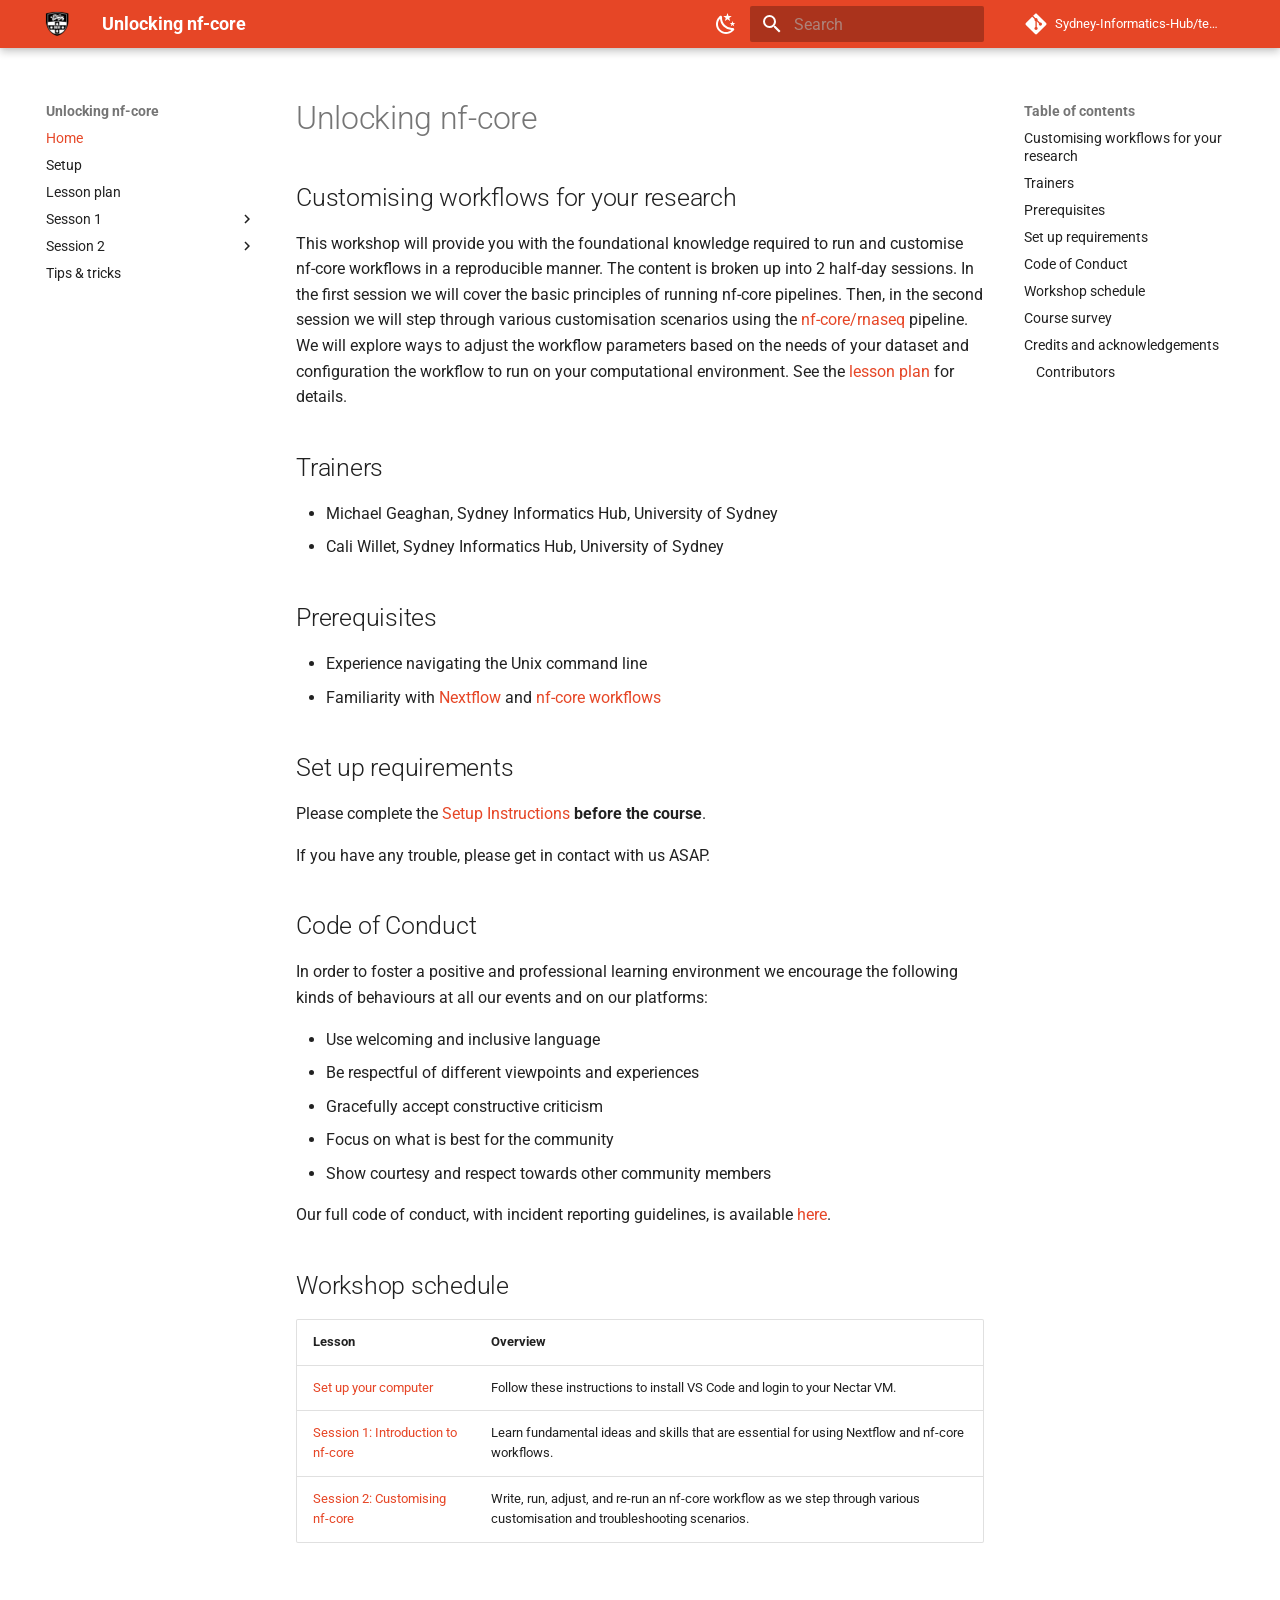
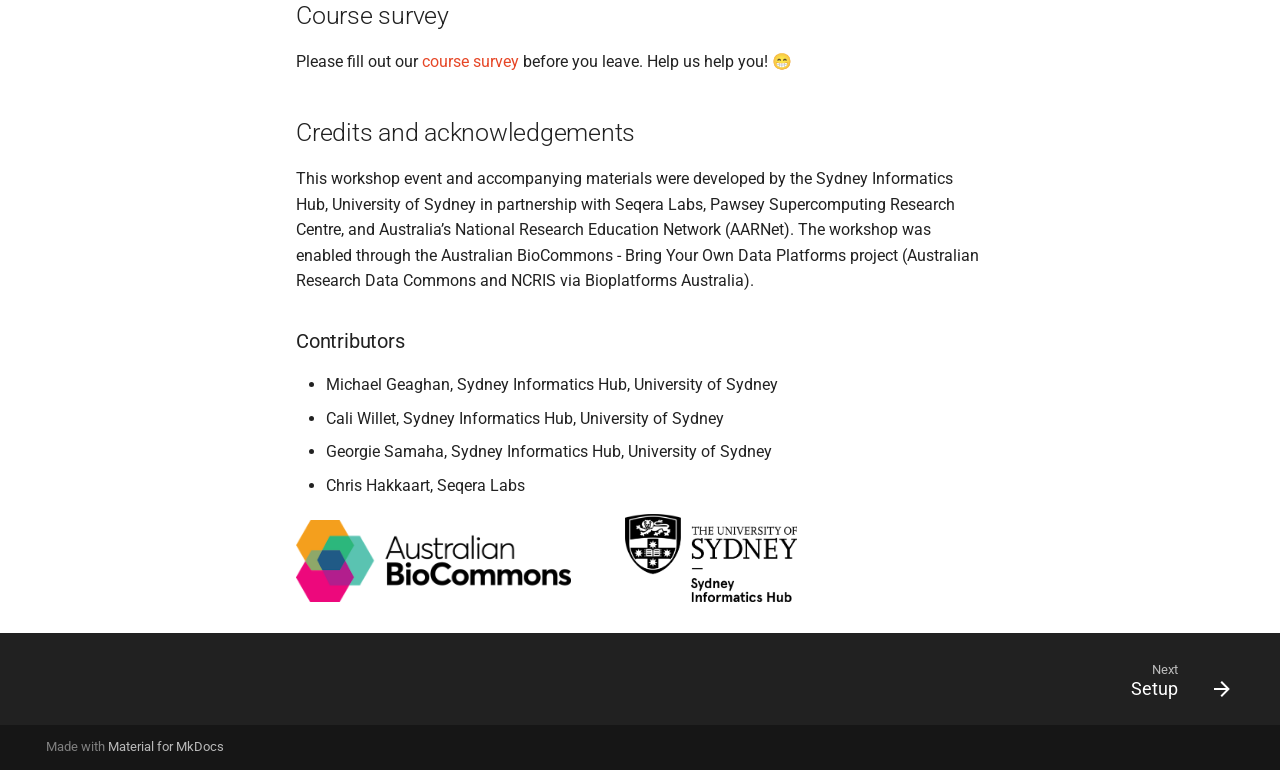
<file: index.html>
<!doctype html>
<html lang="en" class="no-js">
  <head>
    
      <meta charset="utf-8">
      <meta name="viewport" content="width=device-width,initial-scale=1">
      
      
      
      
      
        <link rel="next" href="setup/">
      
      
        
      
      
      <link rel="icon" href="assets/images/favicon.png">
      <meta name="generator" content="mkdocs-1.6.1, mkdocs-material-9.7.6">
    
    
      
        <title>Unlocking nf-core</title>
      
    
    
      <link rel="stylesheet" href="assets/stylesheets/main.484c7ddc.min.css">
      
        
        <link rel="stylesheet" href="assets/stylesheets/palette.ab4e12ef.min.css">
      
      


    
    
      
    
    
      
        
        
        <link rel="preconnect" href="https://fonts.gstatic.com" crossorigin>
        <link rel="stylesheet" href="https://fonts.googleapis.com/css?family=Roboto:300,300i,400,400i,700,700i%7CRoboto+Mono:400,400i,700,700i&display=fallback">
        <style>:root{--md-text-font:"Roboto";--md-code-font:"Roboto Mono"}</style>
      
    
    
      <link rel="stylesheet" href="extra.css">
    
    <script>__md_scope=new URL(".",location),__md_hash=e=>[...e].reduce(((e,_)=>(e<<5)-e+_.charCodeAt(0)),0),__md_get=(e,_=localStorage,t=__md_scope)=>JSON.parse(_.getItem(t.pathname+"."+e)),__md_set=(e,_,t=localStorage,a=__md_scope)=>{try{t.setItem(a.pathname+"."+e,JSON.stringify(_))}catch(e){}}</script>
    
      
  


  
  

<script id="__analytics">function __md_analytics(){function e(){dataLayer.push(arguments)}window.dataLayer=window.dataLayer||[],e("js",new Date),e("config","G-TNWWV3HK57"),document.addEventListener("DOMContentLoaded",(function(){document.forms.search&&document.forms.search.query.addEventListener("blur",(function(){this.value&&e("event","search",{search_term:this.value})}));document$.subscribe((function(){var t=document.forms.feedback;if(void 0!==t)for(var a of t.querySelectorAll("[type=submit]"))a.addEventListener("click",(function(a){a.preventDefault();var n=document.location.pathname,d=this.getAttribute("data-md-value");e("event","feedback",{page:n,data:d}),t.firstElementChild.disabled=!0;var r=t.querySelector(".md-feedback__note [data-md-value='"+d+"']");r&&(r.hidden=!1)})),t.hidden=!1})),location$.subscribe((function(t){e("config","G-TNWWV3HK57",{page_path:t.pathname})}))}));var t=document.createElement("script");t.async=!0,t.src="https://www.googletagmanager.com/gtag/js?id=G-TNWWV3HK57",document.getElementById("__analytics").insertAdjacentElement("afterEnd",t)}</script>
  
    <script>"undefined"!=typeof __md_analytics&&__md_analytics()</script>
  

    
    
  </head>
  
  
    
    
      
    
    
    
    
    <body dir="ltr" data-md-color-scheme="default" data-md-color-primary="custom" data-md-color-accent="indigo">
  
    
    <input class="md-toggle" data-md-toggle="drawer" type="checkbox" id="__drawer" autocomplete="off">
    <input class="md-toggle" data-md-toggle="search" type="checkbox" id="__search" autocomplete="off">
    <label class="md-overlay" for="__drawer"></label>
    <div data-md-component="skip">
      
        
        <a href="#unlocking-nf-core" class="md-skip">
          Skip to content
        </a>
      
    </div>
    <div data-md-component="announce">
      
    </div>
    
    
      

  

<header class="md-header md-header--shadow" data-md-component="header">
  <nav class="md-header__inner md-grid" aria-label="Header">
    <a href="." title="Unlocking nf-core" class="md-header__button md-logo" aria-label="Unlocking nf-core" data-md-component="logo">
      
  <img src="assets/usyd-logo.png" alt="logo">

    </a>
    <label class="md-header__button md-icon" for="__drawer">
      
      <svg xmlns="http://www.w3.org/2000/svg" viewBox="0 0 24 24"><path d="M3 6h18v2H3zm0 5h18v2H3zm0 5h18v2H3z"/></svg>
    </label>
    <div class="md-header__title" data-md-component="header-title">
      <div class="md-header__ellipsis">
        <div class="md-header__topic">
          <span class="md-ellipsis">
            Unlocking nf-core
          </span>
        </div>
        <div class="md-header__topic" data-md-component="header-topic">
          <span class="md-ellipsis">
            
              Home
            
          </span>
        </div>
      </div>
    </div>
    
      
        <form class="md-header__option" data-md-component="palette">
  
    
    
    
    <input class="md-option" data-md-color-media="" data-md-color-scheme="default" data-md-color-primary="custom" data-md-color-accent="indigo"  aria-label="Switch to dark mode"  type="radio" name="__palette" id="__palette_0">
    
      <label class="md-header__button md-icon" title="Switch to dark mode" for="__palette_1" hidden>
        <svg xmlns="http://www.w3.org/2000/svg" viewBox="0 0 24 24"><path d="m17.75 4.09-2.53 1.94.91 3.06-2.63-1.81-2.63 1.81.91-3.06-2.53-1.94L12.44 4l1.06-3 1.06 3zm3.5 6.91-1.64 1.25.59 1.98-1.7-1.17-1.7 1.17.59-1.98L15.75 11l2.06-.05L18.5 9l.69 1.95zm-2.28 4.95c.83-.08 1.72 1.1 1.19 1.85-.32.45-.66.87-1.08 1.27C15.17 23 8.84 23 4.94 19.07c-3.91-3.9-3.91-10.24 0-14.14.4-.4.82-.76 1.27-1.08.75-.53 1.93.36 1.85 1.19-.27 2.86.69 5.83 2.89 8.02a9.96 9.96 0 0 0 8.02 2.89m-1.64 2.02a12.08 12.08 0 0 1-7.8-3.47c-2.17-2.19-3.33-5-3.49-7.82-2.81 3.14-2.7 7.96.31 10.98 3.02 3.01 7.84 3.12 10.98.31"/></svg>
      </label>
    
  
    
    
    
    <input class="md-option" data-md-color-media="" data-md-color-scheme="slate" data-md-color-primary="custom" data-md-color-accent="indigo"  aria-label="Switch to light mode"  type="radio" name="__palette" id="__palette_1">
    
      <label class="md-header__button md-icon" title="Switch to light mode" for="__palette_0" hidden>
        <svg xmlns="http://www.w3.org/2000/svg" viewBox="0 0 24 24"><path d="M12 7a5 5 0 0 1 5 5 5 5 0 0 1-5 5 5 5 0 0 1-5-5 5 5 0 0 1 5-5m0 2a3 3 0 0 0-3 3 3 3 0 0 0 3 3 3 3 0 0 0 3-3 3 3 0 0 0-3-3m0-7 2.39 3.42C13.65 5.15 12.84 5 12 5s-1.65.15-2.39.42zM3.34 7l4.16-.35A7.2 7.2 0 0 0 5.94 8.5c-.44.74-.69 1.5-.83 2.29zm.02 10 1.76-3.77a7.131 7.131 0 0 0 2.38 4.14zM20.65 7l-1.77 3.79a7.02 7.02 0 0 0-2.38-4.15zm-.01 10-4.14.36c.59-.51 1.12-1.14 1.54-1.86.42-.73.69-1.5.83-2.29zM12 22l-2.41-3.44c.74.27 1.55.44 2.41.44.82 0 1.63-.17 2.37-.44z"/></svg>
      </label>
    
  
</form>
      
    
    
      <script>var palette=__md_get("__palette");if(palette&&palette.color){if("(prefers-color-scheme)"===palette.color.media){var media=matchMedia("(prefers-color-scheme: light)"),input=document.querySelector(media.matches?"[data-md-color-media='(prefers-color-scheme: light)']":"[data-md-color-media='(prefers-color-scheme: dark)']");palette.color.media=input.getAttribute("data-md-color-media"),palette.color.scheme=input.getAttribute("data-md-color-scheme"),palette.color.primary=input.getAttribute("data-md-color-primary"),palette.color.accent=input.getAttribute("data-md-color-accent")}for(var[key,value]of Object.entries(palette.color))document.body.setAttribute("data-md-color-"+key,value)}</script>
    
    
    
      
      
        <label class="md-header__button md-icon" for="__search">
          
          <svg xmlns="http://www.w3.org/2000/svg" viewBox="0 0 24 24"><path d="M9.5 3A6.5 6.5 0 0 1 16 9.5c0 1.61-.59 3.09-1.56 4.23l.27.27h.79l5 5-1.5 1.5-5-5v-.79l-.27-.27A6.52 6.52 0 0 1 9.5 16 6.5 6.5 0 0 1 3 9.5 6.5 6.5 0 0 1 9.5 3m0 2C7 5 5 7 5 9.5S7 14 9.5 14 14 12 14 9.5 12 5 9.5 5"/></svg>
        </label>
        <div class="md-search" data-md-component="search" role="dialog">
  <label class="md-search__overlay" for="__search"></label>
  <div class="md-search__inner" role="search">
    <form class="md-search__form" name="search">
      <input type="text" class="md-search__input" name="query" aria-label="Search" placeholder="Search" autocapitalize="off" autocorrect="off" autocomplete="off" spellcheck="false" data-md-component="search-query" required>
      <label class="md-search__icon md-icon" for="__search">
        
        <svg xmlns="http://www.w3.org/2000/svg" viewBox="0 0 24 24"><path d="M9.5 3A6.5 6.5 0 0 1 16 9.5c0 1.61-.59 3.09-1.56 4.23l.27.27h.79l5 5-1.5 1.5-5-5v-.79l-.27-.27A6.52 6.52 0 0 1 9.5 16 6.5 6.5 0 0 1 3 9.5 6.5 6.5 0 0 1 9.5 3m0 2C7 5 5 7 5 9.5S7 14 9.5 14 14 12 14 9.5 12 5 9.5 5"/></svg>
        
        <svg xmlns="http://www.w3.org/2000/svg" viewBox="0 0 24 24"><path d="M20 11v2H8l5.5 5.5-1.42 1.42L4.16 12l7.92-7.92L13.5 5.5 8 11z"/></svg>
      </label>
      <nav class="md-search__options" aria-label="Search">
        
        <button type="reset" class="md-search__icon md-icon" title="Clear" aria-label="Clear" tabindex="-1">
          
          <svg xmlns="http://www.w3.org/2000/svg" viewBox="0 0 24 24"><path d="M19 6.41 17.59 5 12 10.59 6.41 5 5 6.41 10.59 12 5 17.59 6.41 19 12 13.41 17.59 19 19 17.59 13.41 12z"/></svg>
        </button>
      </nav>
      
    </form>
    <div class="md-search__output">
      <div class="md-search__scrollwrap" tabindex="0" data-md-scrollfix>
        <div class="md-search-result" data-md-component="search-result">
          <div class="md-search-result__meta">
            Initializing search
          </div>
          <ol class="md-search-result__list" role="presentation"></ol>
        </div>
      </div>
    </div>
  </div>
</div>
      
    
    
      <div class="md-header__source">
        <a href="https://github.com/Sydney-Informatics-Hub/template-mkdocs" title="Go to repository" class="md-source" data-md-component="source">
  <div class="md-source__icon md-icon">
    
    <svg xmlns="http://www.w3.org/2000/svg" viewBox="0 0 448 512"><!--! Font Awesome Free 7.1.0 by @fontawesome - https://fontawesome.com License - https://fontawesome.com/license/free (Icons: CC BY 4.0, Fonts: SIL OFL 1.1, Code: MIT License) Copyright 2025 Fonticons, Inc.--><path d="M439.6 236.1 244 40.5c-5.4-5.5-12.8-8.5-20.4-8.5s-15 3-20.4 8.4L162.5 81l51.5 51.5c27.1-9.1 52.7 16.8 43.4 43.7l49.7 49.7c34.2-11.8 61.2 31 35.5 56.7-26.5 26.5-70.2-2.9-56-37.3L240.3 199v121.9c25.3 12.5 22.3 41.8 9.1 55-6.4 6.4-15.2 10.1-24.3 10.1s-17.8-3.6-24.3-10.1c-17.6-17.6-11.1-46.9 11.2-56v-123c-20.8-8.5-24.6-30.7-18.6-45L142.6 101 8.5 235.1C3 240.6 0 247.9 0 255.5s3 15 8.5 20.4l195.6 195.7c5.4 5.4 12.7 8.4 20.4 8.4s15-3 20.4-8.4l194.7-194.7c5.4-5.4 8.4-12.8 8.4-20.4s-3-15-8.4-20.4"/></svg>
  </div>
  <div class="md-source__repository">
    Sydney-Informatics-Hub/template-mkdocs
  </div>
</a>
      </div>
    
  </nav>
  
</header>
    
    <div class="md-container" data-md-component="container">
      
      
        
          
        
      
      <main class="md-main" data-md-component="main">
        <div class="md-main__inner md-grid">
          
            
              
              <div class="md-sidebar md-sidebar--primary" data-md-component="sidebar" data-md-type="navigation" >
                <div class="md-sidebar__scrollwrap">
                  <div class="md-sidebar__inner">
                    



<nav class="md-nav md-nav--primary" aria-label="Navigation" data-md-level="0">
  <label class="md-nav__title" for="__drawer">
    <a href="." title="Unlocking nf-core" class="md-nav__button md-logo" aria-label="Unlocking nf-core" data-md-component="logo">
      
  <img src="assets/usyd-logo.png" alt="logo">

    </a>
    Unlocking nf-core
  </label>
  
    <div class="md-nav__source">
      <a href="https://github.com/Sydney-Informatics-Hub/template-mkdocs" title="Go to repository" class="md-source" data-md-component="source">
  <div class="md-source__icon md-icon">
    
    <svg xmlns="http://www.w3.org/2000/svg" viewBox="0 0 448 512"><!--! Font Awesome Free 7.1.0 by @fontawesome - https://fontawesome.com License - https://fontawesome.com/license/free (Icons: CC BY 4.0, Fonts: SIL OFL 1.1, Code: MIT License) Copyright 2025 Fonticons, Inc.--><path d="M439.6 236.1 244 40.5c-5.4-5.5-12.8-8.5-20.4-8.5s-15 3-20.4 8.4L162.5 81l51.5 51.5c27.1-9.1 52.7 16.8 43.4 43.7l49.7 49.7c34.2-11.8 61.2 31 35.5 56.7-26.5 26.5-70.2-2.9-56-37.3L240.3 199v121.9c25.3 12.5 22.3 41.8 9.1 55-6.4 6.4-15.2 10.1-24.3 10.1s-17.8-3.6-24.3-10.1c-17.6-17.6-11.1-46.9 11.2-56v-123c-20.8-8.5-24.6-30.7-18.6-45L142.6 101 8.5 235.1C3 240.6 0 247.9 0 255.5s3 15 8.5 20.4l195.6 195.7c5.4 5.4 12.7 8.4 20.4 8.4s15-3 20.4-8.4l194.7-194.7c5.4-5.4 8.4-12.8 8.4-20.4s-3-15-8.4-20.4"/></svg>
  </div>
  <div class="md-source__repository">
    Sydney-Informatics-Hub/template-mkdocs
  </div>
</a>
    </div>
  
  <ul class="md-nav__list" data-md-scrollfix>
    
      
      
  
  
    
  
  
  
    <li class="md-nav__item md-nav__item--active">
      
      <input class="md-nav__toggle md-toggle" type="checkbox" id="__toc">
      
      
        
      
      
        <label class="md-nav__link md-nav__link--active" for="__toc">
          
  
  
  <span class="md-ellipsis">
    
  
    Home
  

    
  </span>
  
  

          <span class="md-nav__icon md-icon"></span>
        </label>
      
      <a href="." class="md-nav__link md-nav__link--active">
        
  
  
  <span class="md-ellipsis">
    
  
    Home
  

    
  </span>
  
  

      </a>
      
        

<nav class="md-nav md-nav--secondary" aria-label="Table of contents">
  
  
  
    
  
  
    <label class="md-nav__title" for="__toc">
      <span class="md-nav__icon md-icon"></span>
      Table of contents
    </label>
    <ul class="md-nav__list" data-md-component="toc" data-md-scrollfix>
      
        <li class="md-nav__item">
  <a href="#customising-workflows-for-your-research" class="md-nav__link">
    <span class="md-ellipsis">
      
        Customising workflows for your research
      
    </span>
  </a>
  
</li>
      
        <li class="md-nav__item">
  <a href="#trainers" class="md-nav__link">
    <span class="md-ellipsis">
      
        Trainers
      
    </span>
  </a>
  
</li>
      
        <li class="md-nav__item">
  <a href="#prerequisites" class="md-nav__link">
    <span class="md-ellipsis">
      
        Prerequisites
      
    </span>
  </a>
  
</li>
      
        <li class="md-nav__item">
  <a href="#set-up-requirements" class="md-nav__link">
    <span class="md-ellipsis">
      
        Set up requirements
      
    </span>
  </a>
  
</li>
      
        <li class="md-nav__item">
  <a href="#code-of-conduct" class="md-nav__link">
    <span class="md-ellipsis">
      
        Code of Conduct
      
    </span>
  </a>
  
</li>
      
        <li class="md-nav__item">
  <a href="#workshop-schedule" class="md-nav__link">
    <span class="md-ellipsis">
      
        Workshop schedule
      
    </span>
  </a>
  
</li>
      
        <li class="md-nav__item">
  <a href="#course-survey" class="md-nav__link">
    <span class="md-ellipsis">
      
        Course survey
      
    </span>
  </a>
  
</li>
      
        <li class="md-nav__item">
  <a href="#credits-and-acknowledgements" class="md-nav__link">
    <span class="md-ellipsis">
      
        Credits and acknowledgements
      
    </span>
  </a>
  
    <nav class="md-nav" aria-label="Credits and acknowledgements">
      <ul class="md-nav__list">
        
          <li class="md-nav__item">
  <a href="#contributors" class="md-nav__link">
    <span class="md-ellipsis">
      
        Contributors
      
    </span>
  </a>
  
</li>
        
      </ul>
    </nav>
  
</li>
      
    </ul>
  
</nav>
      
    </li>
  

    
      
      
  
  
  
  
    <li class="md-nav__item">
      <a href="setup/" class="md-nav__link">
        
  
  
  <span class="md-ellipsis">
    
  
    Setup
  

    
  </span>
  
  

      </a>
    </li>
  

    
      
      
  
  
  
  
    <li class="md-nav__item">
      <a href="lesson_plan/" class="md-nav__link">
        
  
  
  <span class="md-ellipsis">
    
  
    Lesson plan
  

    
  </span>
  
  

      </a>
    </li>
  

    
      
      
  
  
  
  
    
    
    
    
    
    <li class="md-nav__item md-nav__item--nested">
      
        
        
        <input class="md-nav__toggle md-toggle " type="checkbox" id="__nav_4" >
        
          
          <label class="md-nav__link" for="__nav_4" id="__nav_4_label" tabindex="0">
            
  
  
  <span class="md-ellipsis">
    
  
    Sesson 1
  

    
  </span>
  
  

            <span class="md-nav__icon md-icon"></span>
          </label>
        
        <nav class="md-nav" data-md-level="1" aria-labelledby="__nav_4_label" aria-expanded="false">
          <label class="md-nav__title" for="__nav_4">
            <span class="md-nav__icon md-icon"></span>
            
  
    Sesson 1
  

          </label>
          <ul class="md-nav__list" data-md-scrollfix>
            
              
                
  
  
  
  
    <li class="md-nav__item">
      <a href="session_1/1.0_intro/" class="md-nav__link">
        
  
  
  <span class="md-ellipsis">
    
  
    1.0 Introduction to Session 1
  

    
  </span>
  
  

      </a>
    </li>
  

              
            
              
                
  
  
  
  
    <li class="md-nav__item">
      <a href="session_1/1.1_nfcore/" class="md-nav__link">
        
  
  
  <span class="md-ellipsis">
    
  
    1.1 Introduction to nf-core and Nextflow
  

    
  </span>
  
  

      </a>
    </li>
  

              
            
              
                
  
  
  
  
    <li class="md-nav__item">
      <a href="session_1/1.2_run/" class="md-nav__link">
        
  
  
  <span class="md-ellipsis">
    
  
    1.2 Running nf-core workflows
  

    
  </span>
  
  

      </a>
    </li>
  

              
            
              
                
  
  
  
  
    <li class="md-nav__item">
      <a href="session_1/1.3_configure/" class="md-nav__link">
        
  
  
  <span class="md-ellipsis">
    
  
    1.3 Configuring nf-core workflows
  

    
  </span>
  
  

      </a>
    </li>
  

              
            
              
                
  
  
  
  
    <li class="md-nav__item">
      <a href="session_1/1.4_rnaseq/" class="md-nav__link">
        
  
  
  <span class="md-ellipsis">
    
  
    1.4 Introduction to nf-core/rnaseq
  

    
  </span>
  
  

      </a>
    </li>
  

              
            
          </ul>
        </nav>
      
    </li>
  

    
      
      
  
  
  
  
    
    
    
    
    
    <li class="md-nav__item md-nav__item--nested">
      
        
        
        <input class="md-nav__toggle md-toggle " type="checkbox" id="__nav_5" >
        
          
          <label class="md-nav__link" for="__nav_5" id="__nav_5_label" tabindex="0">
            
  
  
  <span class="md-ellipsis">
    
  
    Session 2
  

    
  </span>
  
  

            <span class="md-nav__icon md-icon"></span>
          </label>
        
        <nav class="md-nav" data-md-level="1" aria-labelledby="__nav_5_label" aria-expanded="false">
          <label class="md-nav__title" for="__nav_5">
            <span class="md-nav__icon md-icon"></span>
            
  
    Session 2
  

          </label>
          <ul class="md-nav__list" data-md-scrollfix>
            
              
                
  
  
  
  
    <li class="md-nav__item">
      <a href="session_2/2.0_intro/" class="md-nav__link">
        
  
  
  <span class="md-ellipsis">
    
  
    2.0 Introduction to Session 2
  

    
  </span>
  
  

      </a>
    </li>
  

              
            
              
                
  
  
  
  
    <li class="md-nav__item">
      <a href="session_2/2.1_params/" class="md-nav__link">
        
  
  
  <span class="md-ellipsis">
    
  
    2.1 nf-core pipeline parameters
  

    
  </span>
  
  

      </a>
    </li>
  

              
            
              
                
  
  
  
  
    <li class="md-nav__item">
      <a href="session_2/2.2_config/" class="md-nav__link">
        
  
  
  <span class="md-ellipsis">
    
  
    2.2 Nextflow configuration files
  

    
  </span>
  
  

      </a>
    </li>
  

              
            
              
                
  
  
  
  
    <li class="md-nav__item">
      <a href="session_2/2.3_custom/" class="md-nav__link">
        
  
  
  <span class="md-ellipsis">
    
  
    2.3 Customisation in action
  

    
  </span>
  
  

      </a>
    </li>
  

              
            
          </ul>
        </nav>
      
    </li>
  

    
      
      
  
  
  
  
    <li class="md-nav__item">
      <a href="tips_tricks/" class="md-nav__link">
        
  
  
  <span class="md-ellipsis">
    
  
    Tips & tricks
  

    
  </span>
  
  

      </a>
    </li>
  

    
  </ul>
</nav>
                  </div>
                </div>
              </div>
            
            
              
              <div class="md-sidebar md-sidebar--secondary" data-md-component="sidebar" data-md-type="toc" >
                <div class="md-sidebar__scrollwrap">
                  <div class="md-sidebar__inner">
                    

<nav class="md-nav md-nav--secondary" aria-label="Table of contents">
  
  
  
    
  
  
    <label class="md-nav__title" for="__toc">
      <span class="md-nav__icon md-icon"></span>
      Table of contents
    </label>
    <ul class="md-nav__list" data-md-component="toc" data-md-scrollfix>
      
        <li class="md-nav__item">
  <a href="#customising-workflows-for-your-research" class="md-nav__link">
    <span class="md-ellipsis">
      
        Customising workflows for your research
      
    </span>
  </a>
  
</li>
      
        <li class="md-nav__item">
  <a href="#trainers" class="md-nav__link">
    <span class="md-ellipsis">
      
        Trainers
      
    </span>
  </a>
  
</li>
      
        <li class="md-nav__item">
  <a href="#prerequisites" class="md-nav__link">
    <span class="md-ellipsis">
      
        Prerequisites
      
    </span>
  </a>
  
</li>
      
        <li class="md-nav__item">
  <a href="#set-up-requirements" class="md-nav__link">
    <span class="md-ellipsis">
      
        Set up requirements
      
    </span>
  </a>
  
</li>
      
        <li class="md-nav__item">
  <a href="#code-of-conduct" class="md-nav__link">
    <span class="md-ellipsis">
      
        Code of Conduct
      
    </span>
  </a>
  
</li>
      
        <li class="md-nav__item">
  <a href="#workshop-schedule" class="md-nav__link">
    <span class="md-ellipsis">
      
        Workshop schedule
      
    </span>
  </a>
  
</li>
      
        <li class="md-nav__item">
  <a href="#course-survey" class="md-nav__link">
    <span class="md-ellipsis">
      
        Course survey
      
    </span>
  </a>
  
</li>
      
        <li class="md-nav__item">
  <a href="#credits-and-acknowledgements" class="md-nav__link">
    <span class="md-ellipsis">
      
        Credits and acknowledgements
      
    </span>
  </a>
  
    <nav class="md-nav" aria-label="Credits and acknowledgements">
      <ul class="md-nav__list">
        
          <li class="md-nav__item">
  <a href="#contributors" class="md-nav__link">
    <span class="md-ellipsis">
      
        Contributors
      
    </span>
  </a>
  
</li>
        
      </ul>
    </nav>
  
</li>
      
    </ul>
  
</nav>
                  </div>
                </div>
              </div>
            
          
          
            <div class="md-content" data-md-component="content">
              
              <article class="md-content__inner md-typeset">
                
                  


  
  


<h1 id="unlocking-nf-core">Unlocking nf-core</h1>
<h2 id="customising-workflows-for-your-research">Customising workflows for your research</h2>
<p>This workshop will provide you with the foundational knowledge required to run and customise nf-core workflows in a reproducible manner. The content is broken up into 2 half-day sessions. In the first session we will cover the basic principles of running nf-core pipelines. Then, in the second session we will step through various customisation scenarios using the <a href="https://nf-co.re/rnaseq/3.23.0">nf-core/rnaseq</a> pipeline. We will explore ways to adjust the workflow parameters based on the needs of your dataset and configuration the workflow to run on your computational environment. See the <a href="lesson_plan/">lesson plan</a> for details.</p>
<h2 id="trainers">Trainers</h2>
<ul>
<li>Michael Geaghan, Sydney Informatics Hub, University of Sydney</li>
<li>Cali Willet, Sydney Informatics Hub, University of Sydney</li>
</ul>
<h2 id="prerequisites">Prerequisites</h2>
<ul>
<li>Experience navigating the Unix command line</li>
<li>Familiarity with <a href="https://www.nextflow.io/">Nextflow</a> and <a href="https://nf-co.re/pipelines">nf-core workflows</a></li>
</ul>
<h2 id="set-up-requirements">Set up requirements</h2>
<p>Please complete the <a href="setup/">Setup Instructions</a> <strong>before the course</strong>.</p>
<p>If you have any trouble, please get in contact with us ASAP.</p>
<h2 id="code-of-conduct">Code of Conduct</h2>
<p>In order to foster a positive and professional learning environment we encourage the following kinds of behaviours at all our events and on our platforms:</p>
<ul>
<li>Use welcoming and inclusive language</li>
<li>Be respectful of different viewpoints and experiences</li>
<li>Gracefully accept constructive criticism</li>
<li>Focus on what is best for the community</li>
<li>Show courtesy and respect towards other community members</li>
</ul>
<p>Our full code of conduct, with incident reporting guidelines, is available <a href="https://sydney-informatics-hub.github.io/codeofconduct/">here</a>.</p>
<h2 id="workshop-schedule">Workshop schedule</h2>
<table>
<thead>
<tr>
<th>Lesson</th>
<th>Overview</th>
</tr>
</thead>
<tbody>
<tr>
<td><a href="setup/">Set up your computer</a></td>
<td>Follow these instructions to install VS Code and login to your Nectar VM.</td>
</tr>
<tr>
<td><a href="session_1/1.0_intro/">Session 1: Introduction to nf-core</a></td>
<td>Learn fundamental ideas and skills that are essential for using Nextflow and nf-core workflows.</td>
</tr>
<tr>
<td><a href="session_2/2.0_intro/">Session 2: Customising nf-core</a></td>
<td>Write, run, adjust, and re-run an nf-core workflow as we step through various customisation and troubleshooting scenarios.</td>
</tr>
</tbody>
</table>
<h2 id="course-survey">Course survey</h2>
<p>Please fill out our <a href="https://q.surveys.unimelb.edu.au/jfe/form/SV_bNvJSjiZCCoU0U6">course survey</a> before you leave. Help us help you! 😁</p>
<h2 id="credits-and-acknowledgements">Credits and acknowledgements</h2>
<p>This workshop event and accompanying materials were developed by the Sydney Informatics Hub, University of Sydney in partnership with Seqera Labs, Pawsey Supercomputing Research Centre, and Australia’s National Research Education Network (AARNet). The workshop was enabled through the Australian BioCommons - Bring Your Own Data Platforms project (Australian Research Data Commons and NCRIS via Bioplatforms Australia).</p>
<h3 id="contributors">Contributors</h3>
<ul>
<li>Michael Geaghan, Sydney Informatics Hub, University of Sydney</li>
<li>Cali Willet, Sydney Informatics Hub, University of Sydney</li>
<li>Georgie Samaha, Sydney Informatics Hub, University of Sydney</li>
<li>Chris Hakkaart, Seqera Labs</li>
</ul>
<p><img alt="" src="assets/0.0_biocommons_logo.png" style="margin-right: 50px" width="40%;" />
<img alt="" src="assets/0.0_sih_logo.png" width="25%" /></p>









  




                
              </article>
            </div>
          
          
<script>var target=document.getElementById(location.hash.slice(1));target&&target.name&&(target.checked=target.name.startsWith("__tabbed_"))</script>
        </div>
        
      </main>
      
        <footer class="md-footer">
  
    
      
      <nav class="md-footer__inner md-grid" aria-label="Footer" >
        
        
          
          <a href="setup/" class="md-footer__link md-footer__link--next" aria-label="Next: Setup">
            <div class="md-footer__title">
              <span class="md-footer__direction">
                Next
              </span>
              <div class="md-ellipsis">
                Setup
              </div>
            </div>
            <div class="md-footer__button md-icon">
              
              <svg xmlns="http://www.w3.org/2000/svg" viewBox="0 0 24 24"><path d="M4 11v2h12l-5.5 5.5 1.42 1.42L19.84 12l-7.92-7.92L10.5 5.5 16 11z"/></svg>
            </div>
          </a>
        
      </nav>
    
  
  <div class="md-footer-meta md-typeset">
    <div class="md-footer-meta__inner md-grid">
      <div class="md-copyright">
  
  
    Made with
    <a href="https://squidfunk.github.io/mkdocs-material/" target="_blank" rel="noopener">
      Material for MkDocs
    </a>
  
</div>
      
    </div>
  </div>
</footer>
      
    </div>
    <div class="md-dialog" data-md-component="dialog">
      <div class="md-dialog__inner md-typeset"></div>
    </div>
    
    
    
      
      
      <script id="__config" type="application/json">{"annotate": null, "base": ".", "features": ["navigation.footer", "content.code.copy"], "search": "assets/javascripts/workers/search.2c215733.min.js", "tags": null, "translations": {"clipboard.copied": "Copied to clipboard", "clipboard.copy": "Copy to clipboard", "search.result.more.one": "1 more on this page", "search.result.more.other": "# more on this page", "search.result.none": "No matching documents", "search.result.one": "1 matching document", "search.result.other": "# matching documents", "search.result.placeholder": "Type to start searching", "search.result.term.missing": "Missing", "select.version": "Select version"}, "version": null}</script>
    
    
      <script src="assets/javascripts/bundle.79ae519e.min.js"></script>
      
    
  </body>
</html>
</file>
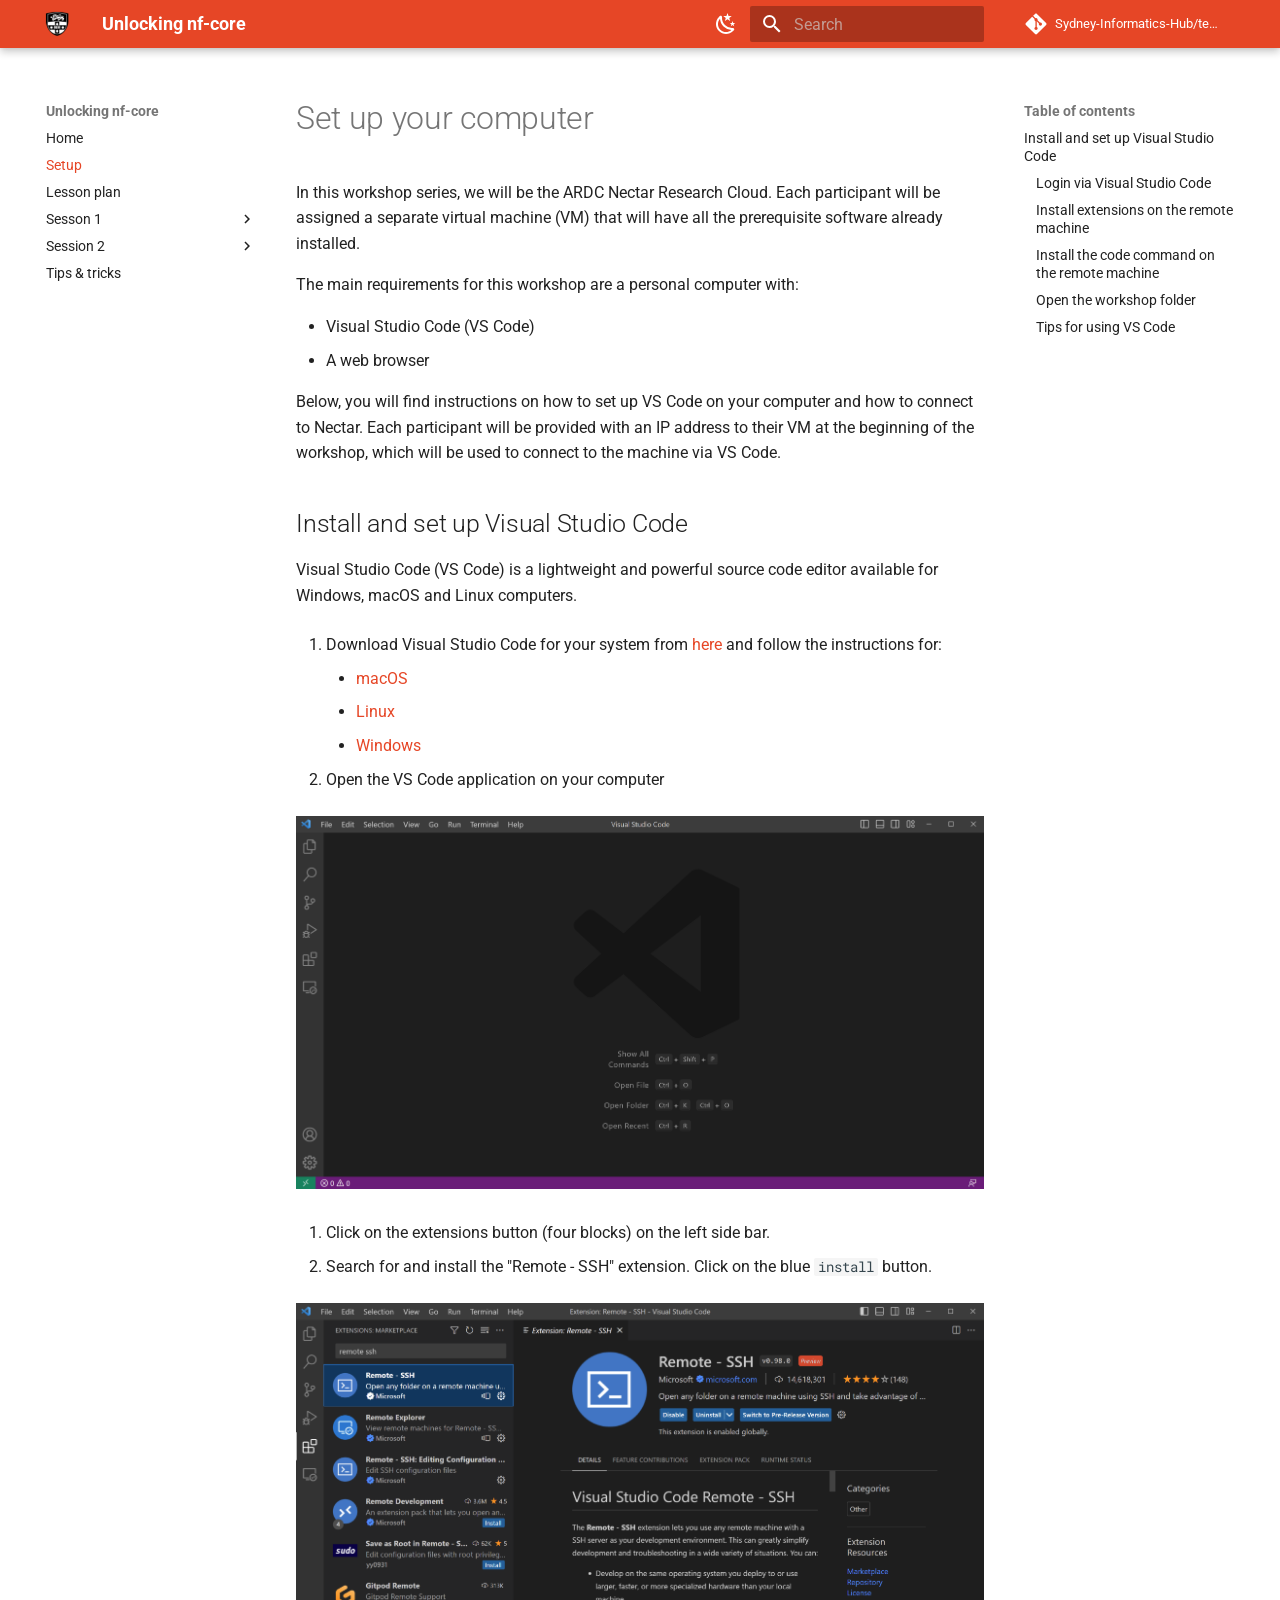
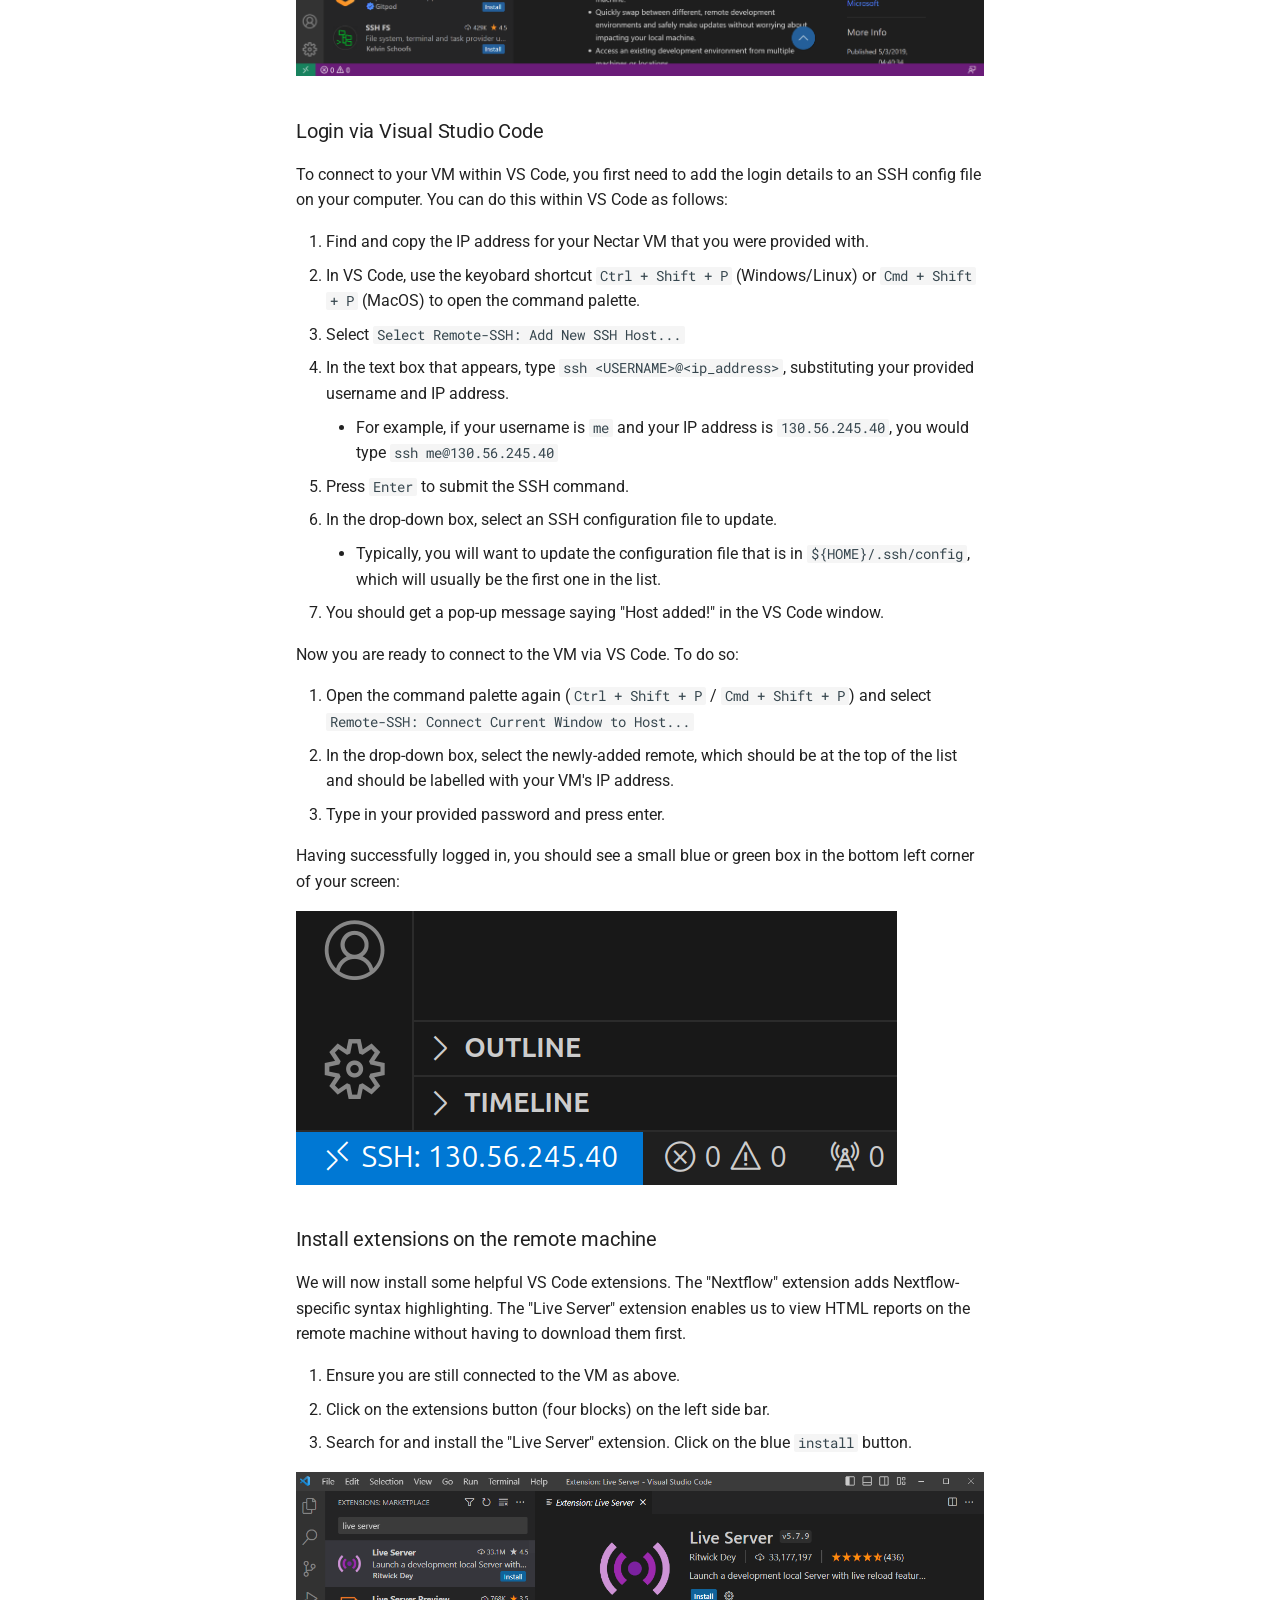
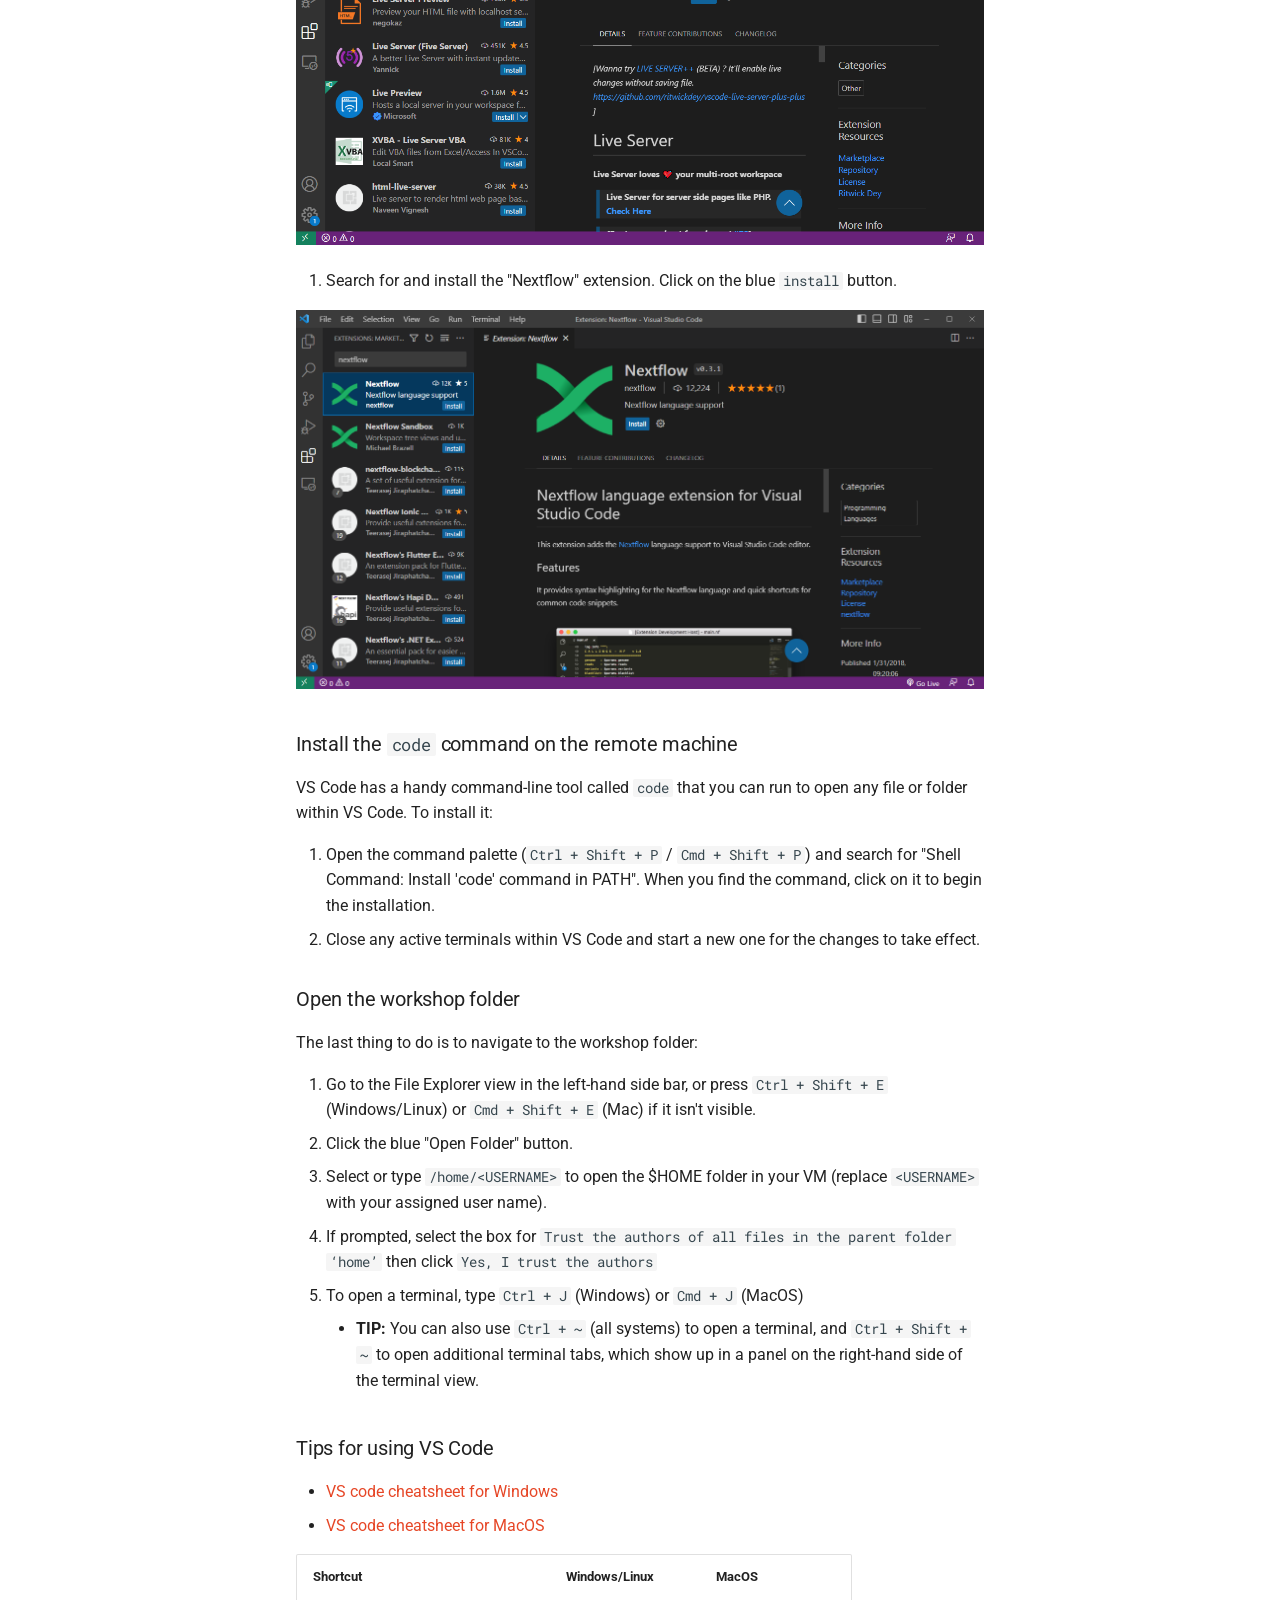
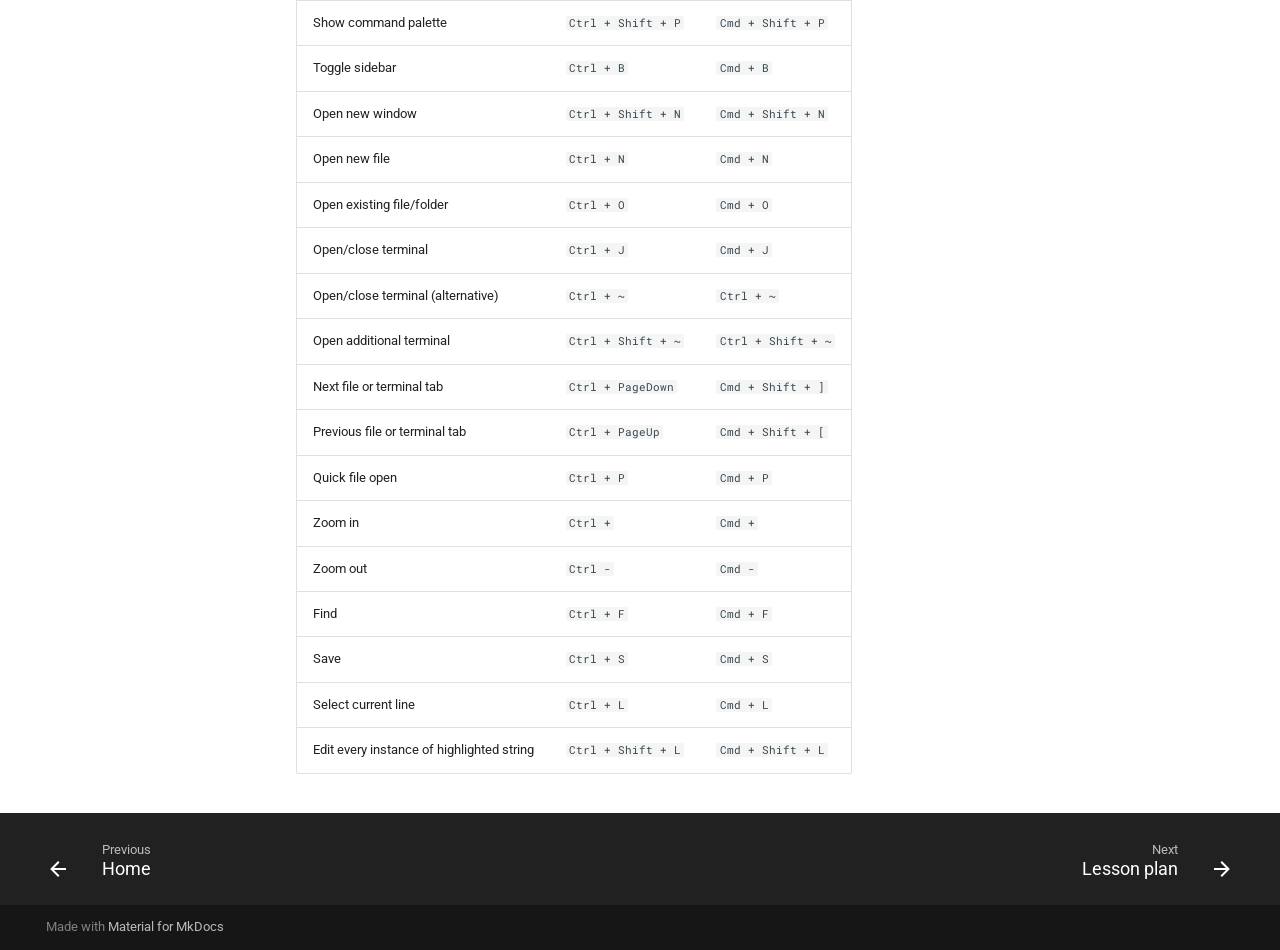
<file: setup/index.html>
<!doctype html>
<html lang="en" class="no-js">
  <head>
    
      <meta charset="utf-8">
      <meta name="viewport" content="width=device-width,initial-scale=1">
      
      
      
      
        <link rel="prev" href="..">
      
      
        <link rel="next" href="../lesson_plan/">
      
      
        
      
      
      <link rel="icon" href="../assets/images/favicon.png">
      <meta name="generator" content="mkdocs-1.6.1, mkdocs-material-9.7.6">
    
    
      
        <title>Setup - Unlocking nf-core</title>
      
    
    
      <link rel="stylesheet" href="../assets/stylesheets/main.484c7ddc.min.css">
      
        
        <link rel="stylesheet" href="../assets/stylesheets/palette.ab4e12ef.min.css">
      
      


    
    
      
    
    
      
        
        
        <link rel="preconnect" href="https://fonts.gstatic.com" crossorigin>
        <link rel="stylesheet" href="https://fonts.googleapis.com/css?family=Roboto:300,300i,400,400i,700,700i%7CRoboto+Mono:400,400i,700,700i&display=fallback">
        <style>:root{--md-text-font:"Roboto";--md-code-font:"Roboto Mono"}</style>
      
    
    
      <link rel="stylesheet" href="../extra.css">
    
    <script>__md_scope=new URL("..",location),__md_hash=e=>[...e].reduce(((e,_)=>(e<<5)-e+_.charCodeAt(0)),0),__md_get=(e,_=localStorage,t=__md_scope)=>JSON.parse(_.getItem(t.pathname+"."+e)),__md_set=(e,_,t=localStorage,a=__md_scope)=>{try{t.setItem(a.pathname+"."+e,JSON.stringify(_))}catch(e){}}</script>
    
      
  


  
  

<script id="__analytics">function __md_analytics(){function e(){dataLayer.push(arguments)}window.dataLayer=window.dataLayer||[],e("js",new Date),e("config","G-TNWWV3HK57"),document.addEventListener("DOMContentLoaded",(function(){document.forms.search&&document.forms.search.query.addEventListener("blur",(function(){this.value&&e("event","search",{search_term:this.value})}));document$.subscribe((function(){var t=document.forms.feedback;if(void 0!==t)for(var a of t.querySelectorAll("[type=submit]"))a.addEventListener("click",(function(a){a.preventDefault();var n=document.location.pathname,d=this.getAttribute("data-md-value");e("event","feedback",{page:n,data:d}),t.firstElementChild.disabled=!0;var r=t.querySelector(".md-feedback__note [data-md-value='"+d+"']");r&&(r.hidden=!1)})),t.hidden=!1})),location$.subscribe((function(t){e("config","G-TNWWV3HK57",{page_path:t.pathname})}))}));var t=document.createElement("script");t.async=!0,t.src="https://www.googletagmanager.com/gtag/js?id=G-TNWWV3HK57",document.getElementById("__analytics").insertAdjacentElement("afterEnd",t)}</script>
  
    <script>"undefined"!=typeof __md_analytics&&__md_analytics()</script>
  

    
    
  </head>
  
  
    
    
      
    
    
    
    
    <body dir="ltr" data-md-color-scheme="default" data-md-color-primary="custom" data-md-color-accent="indigo">
  
    
    <input class="md-toggle" data-md-toggle="drawer" type="checkbox" id="__drawer" autocomplete="off">
    <input class="md-toggle" data-md-toggle="search" type="checkbox" id="__search" autocomplete="off">
    <label class="md-overlay" for="__drawer"></label>
    <div data-md-component="skip">
      
        
        <a href="#set-up-your-computer" class="md-skip">
          Skip to content
        </a>
      
    </div>
    <div data-md-component="announce">
      
    </div>
    
    
      

  

<header class="md-header md-header--shadow" data-md-component="header">
  <nav class="md-header__inner md-grid" aria-label="Header">
    <a href=".." title="Unlocking nf-core" class="md-header__button md-logo" aria-label="Unlocking nf-core" data-md-component="logo">
      
  <img src="../assets/usyd-logo.png" alt="logo">

    </a>
    <label class="md-header__button md-icon" for="__drawer">
      
      <svg xmlns="http://www.w3.org/2000/svg" viewBox="0 0 24 24"><path d="M3 6h18v2H3zm0 5h18v2H3zm0 5h18v2H3z"/></svg>
    </label>
    <div class="md-header__title" data-md-component="header-title">
      <div class="md-header__ellipsis">
        <div class="md-header__topic">
          <span class="md-ellipsis">
            Unlocking nf-core
          </span>
        </div>
        <div class="md-header__topic" data-md-component="header-topic">
          <span class="md-ellipsis">
            
              Setup
            
          </span>
        </div>
      </div>
    </div>
    
      
        <form class="md-header__option" data-md-component="palette">
  
    
    
    
    <input class="md-option" data-md-color-media="" data-md-color-scheme="default" data-md-color-primary="custom" data-md-color-accent="indigo"  aria-label="Switch to dark mode"  type="radio" name="__palette" id="__palette_0">
    
      <label class="md-header__button md-icon" title="Switch to dark mode" for="__palette_1" hidden>
        <svg xmlns="http://www.w3.org/2000/svg" viewBox="0 0 24 24"><path d="m17.75 4.09-2.53 1.94.91 3.06-2.63-1.81-2.63 1.81.91-3.06-2.53-1.94L12.44 4l1.06-3 1.06 3zm3.5 6.91-1.64 1.25.59 1.98-1.7-1.17-1.7 1.17.59-1.98L15.75 11l2.06-.05L18.5 9l.69 1.95zm-2.28 4.95c.83-.08 1.72 1.1 1.19 1.85-.32.45-.66.87-1.08 1.27C15.17 23 8.84 23 4.94 19.07c-3.91-3.9-3.91-10.24 0-14.14.4-.4.82-.76 1.27-1.08.75-.53 1.93.36 1.85 1.19-.27 2.86.69 5.83 2.89 8.02a9.96 9.96 0 0 0 8.02 2.89m-1.64 2.02a12.08 12.08 0 0 1-7.8-3.47c-2.17-2.19-3.33-5-3.49-7.82-2.81 3.14-2.7 7.96.31 10.98 3.02 3.01 7.84 3.12 10.98.31"/></svg>
      </label>
    
  
    
    
    
    <input class="md-option" data-md-color-media="" data-md-color-scheme="slate" data-md-color-primary="custom" data-md-color-accent="indigo"  aria-label="Switch to light mode"  type="radio" name="__palette" id="__palette_1">
    
      <label class="md-header__button md-icon" title="Switch to light mode" for="__palette_0" hidden>
        <svg xmlns="http://www.w3.org/2000/svg" viewBox="0 0 24 24"><path d="M12 7a5 5 0 0 1 5 5 5 5 0 0 1-5 5 5 5 0 0 1-5-5 5 5 0 0 1 5-5m0 2a3 3 0 0 0-3 3 3 3 0 0 0 3 3 3 3 0 0 0 3-3 3 3 0 0 0-3-3m0-7 2.39 3.42C13.65 5.15 12.84 5 12 5s-1.65.15-2.39.42zM3.34 7l4.16-.35A7.2 7.2 0 0 0 5.94 8.5c-.44.74-.69 1.5-.83 2.29zm.02 10 1.76-3.77a7.131 7.131 0 0 0 2.38 4.14zM20.65 7l-1.77 3.79a7.02 7.02 0 0 0-2.38-4.15zm-.01 10-4.14.36c.59-.51 1.12-1.14 1.54-1.86.42-.73.69-1.5.83-2.29zM12 22l-2.41-3.44c.74.27 1.55.44 2.41.44.82 0 1.63-.17 2.37-.44z"/></svg>
      </label>
    
  
</form>
      
    
    
      <script>var palette=__md_get("__palette");if(palette&&palette.color){if("(prefers-color-scheme)"===palette.color.media){var media=matchMedia("(prefers-color-scheme: light)"),input=document.querySelector(media.matches?"[data-md-color-media='(prefers-color-scheme: light)']":"[data-md-color-media='(prefers-color-scheme: dark)']");palette.color.media=input.getAttribute("data-md-color-media"),palette.color.scheme=input.getAttribute("data-md-color-scheme"),palette.color.primary=input.getAttribute("data-md-color-primary"),palette.color.accent=input.getAttribute("data-md-color-accent")}for(var[key,value]of Object.entries(palette.color))document.body.setAttribute("data-md-color-"+key,value)}</script>
    
    
    
      
      
        <label class="md-header__button md-icon" for="__search">
          
          <svg xmlns="http://www.w3.org/2000/svg" viewBox="0 0 24 24"><path d="M9.5 3A6.5 6.5 0 0 1 16 9.5c0 1.61-.59 3.09-1.56 4.23l.27.27h.79l5 5-1.5 1.5-5-5v-.79l-.27-.27A6.52 6.52 0 0 1 9.5 16 6.5 6.5 0 0 1 3 9.5 6.5 6.5 0 0 1 9.5 3m0 2C7 5 5 7 5 9.5S7 14 9.5 14 14 12 14 9.5 12 5 9.5 5"/></svg>
        </label>
        <div class="md-search" data-md-component="search" role="dialog">
  <label class="md-search__overlay" for="__search"></label>
  <div class="md-search__inner" role="search">
    <form class="md-search__form" name="search">
      <input type="text" class="md-search__input" name="query" aria-label="Search" placeholder="Search" autocapitalize="off" autocorrect="off" autocomplete="off" spellcheck="false" data-md-component="search-query" required>
      <label class="md-search__icon md-icon" for="__search">
        
        <svg xmlns="http://www.w3.org/2000/svg" viewBox="0 0 24 24"><path d="M9.5 3A6.5 6.5 0 0 1 16 9.5c0 1.61-.59 3.09-1.56 4.23l.27.27h.79l5 5-1.5 1.5-5-5v-.79l-.27-.27A6.52 6.52 0 0 1 9.5 16 6.5 6.5 0 0 1 3 9.5 6.5 6.5 0 0 1 9.5 3m0 2C7 5 5 7 5 9.5S7 14 9.5 14 14 12 14 9.5 12 5 9.5 5"/></svg>
        
        <svg xmlns="http://www.w3.org/2000/svg" viewBox="0 0 24 24"><path d="M20 11v2H8l5.5 5.5-1.42 1.42L4.16 12l7.92-7.92L13.5 5.5 8 11z"/></svg>
      </label>
      <nav class="md-search__options" aria-label="Search">
        
        <button type="reset" class="md-search__icon md-icon" title="Clear" aria-label="Clear" tabindex="-1">
          
          <svg xmlns="http://www.w3.org/2000/svg" viewBox="0 0 24 24"><path d="M19 6.41 17.59 5 12 10.59 6.41 5 5 6.41 10.59 12 5 17.59 6.41 19 12 13.41 17.59 19 19 17.59 13.41 12z"/></svg>
        </button>
      </nav>
      
    </form>
    <div class="md-search__output">
      <div class="md-search__scrollwrap" tabindex="0" data-md-scrollfix>
        <div class="md-search-result" data-md-component="search-result">
          <div class="md-search-result__meta">
            Initializing search
          </div>
          <ol class="md-search-result__list" role="presentation"></ol>
        </div>
      </div>
    </div>
  </div>
</div>
      
    
    
      <div class="md-header__source">
        <a href="https://github.com/Sydney-Informatics-Hub/template-mkdocs" title="Go to repository" class="md-source" data-md-component="source">
  <div class="md-source__icon md-icon">
    
    <svg xmlns="http://www.w3.org/2000/svg" viewBox="0 0 448 512"><!--! Font Awesome Free 7.1.0 by @fontawesome - https://fontawesome.com License - https://fontawesome.com/license/free (Icons: CC BY 4.0, Fonts: SIL OFL 1.1, Code: MIT License) Copyright 2025 Fonticons, Inc.--><path d="M439.6 236.1 244 40.5c-5.4-5.5-12.8-8.5-20.4-8.5s-15 3-20.4 8.4L162.5 81l51.5 51.5c27.1-9.1 52.7 16.8 43.4 43.7l49.7 49.7c34.2-11.8 61.2 31 35.5 56.7-26.5 26.5-70.2-2.9-56-37.3L240.3 199v121.9c25.3 12.5 22.3 41.8 9.1 55-6.4 6.4-15.2 10.1-24.3 10.1s-17.8-3.6-24.3-10.1c-17.6-17.6-11.1-46.9 11.2-56v-123c-20.8-8.5-24.6-30.7-18.6-45L142.6 101 8.5 235.1C3 240.6 0 247.9 0 255.5s3 15 8.5 20.4l195.6 195.7c5.4 5.4 12.7 8.4 20.4 8.4s15-3 20.4-8.4l194.7-194.7c5.4-5.4 8.4-12.8 8.4-20.4s-3-15-8.4-20.4"/></svg>
  </div>
  <div class="md-source__repository">
    Sydney-Informatics-Hub/template-mkdocs
  </div>
</a>
      </div>
    
  </nav>
  
</header>
    
    <div class="md-container" data-md-component="container">
      
      
        
          
        
      
      <main class="md-main" data-md-component="main">
        <div class="md-main__inner md-grid">
          
            
              
              <div class="md-sidebar md-sidebar--primary" data-md-component="sidebar" data-md-type="navigation" >
                <div class="md-sidebar__scrollwrap">
                  <div class="md-sidebar__inner">
                    



<nav class="md-nav md-nav--primary" aria-label="Navigation" data-md-level="0">
  <label class="md-nav__title" for="__drawer">
    <a href=".." title="Unlocking nf-core" class="md-nav__button md-logo" aria-label="Unlocking nf-core" data-md-component="logo">
      
  <img src="../assets/usyd-logo.png" alt="logo">

    </a>
    Unlocking nf-core
  </label>
  
    <div class="md-nav__source">
      <a href="https://github.com/Sydney-Informatics-Hub/template-mkdocs" title="Go to repository" class="md-source" data-md-component="source">
  <div class="md-source__icon md-icon">
    
    <svg xmlns="http://www.w3.org/2000/svg" viewBox="0 0 448 512"><!--! Font Awesome Free 7.1.0 by @fontawesome - https://fontawesome.com License - https://fontawesome.com/license/free (Icons: CC BY 4.0, Fonts: SIL OFL 1.1, Code: MIT License) Copyright 2025 Fonticons, Inc.--><path d="M439.6 236.1 244 40.5c-5.4-5.5-12.8-8.5-20.4-8.5s-15 3-20.4 8.4L162.5 81l51.5 51.5c27.1-9.1 52.7 16.8 43.4 43.7l49.7 49.7c34.2-11.8 61.2 31 35.5 56.7-26.5 26.5-70.2-2.9-56-37.3L240.3 199v121.9c25.3 12.5 22.3 41.8 9.1 55-6.4 6.4-15.2 10.1-24.3 10.1s-17.8-3.6-24.3-10.1c-17.6-17.6-11.1-46.9 11.2-56v-123c-20.8-8.5-24.6-30.7-18.6-45L142.6 101 8.5 235.1C3 240.6 0 247.9 0 255.5s3 15 8.5 20.4l195.6 195.7c5.4 5.4 12.7 8.4 20.4 8.4s15-3 20.4-8.4l194.7-194.7c5.4-5.4 8.4-12.8 8.4-20.4s-3-15-8.4-20.4"/></svg>
  </div>
  <div class="md-source__repository">
    Sydney-Informatics-Hub/template-mkdocs
  </div>
</a>
    </div>
  
  <ul class="md-nav__list" data-md-scrollfix>
    
      
      
  
  
  
  
    <li class="md-nav__item">
      <a href=".." class="md-nav__link">
        
  
  
  <span class="md-ellipsis">
    
  
    Home
  

    
  </span>
  
  

      </a>
    </li>
  

    
      
      
  
  
    
  
  
  
    <li class="md-nav__item md-nav__item--active">
      
      <input class="md-nav__toggle md-toggle" type="checkbox" id="__toc">
      
      
        
      
      
        <label class="md-nav__link md-nav__link--active" for="__toc">
          
  
  
  <span class="md-ellipsis">
    
  
    Setup
  

    
  </span>
  
  

          <span class="md-nav__icon md-icon"></span>
        </label>
      
      <a href="./" class="md-nav__link md-nav__link--active">
        
  
  
  <span class="md-ellipsis">
    
  
    Setup
  

    
  </span>
  
  

      </a>
      
        

<nav class="md-nav md-nav--secondary" aria-label="Table of contents">
  
  
  
    
  
  
    <label class="md-nav__title" for="__toc">
      <span class="md-nav__icon md-icon"></span>
      Table of contents
    </label>
    <ul class="md-nav__list" data-md-component="toc" data-md-scrollfix>
      
        <li class="md-nav__item">
  <a href="#install-and-set-up-visual-studio-code" class="md-nav__link">
    <span class="md-ellipsis">
      
        Install and set up Visual Studio Code
      
    </span>
  </a>
  
    <nav class="md-nav" aria-label="Install and set up Visual Studio Code">
      <ul class="md-nav__list">
        
          <li class="md-nav__item">
  <a href="#login-via-visual-studio-code" class="md-nav__link">
    <span class="md-ellipsis">
      
        Login via Visual Studio Code
      
    </span>
  </a>
  
</li>
        
          <li class="md-nav__item">
  <a href="#install-extensions-on-the-remote-machine" class="md-nav__link">
    <span class="md-ellipsis">
      
        Install extensions on the remote machine
      
    </span>
  </a>
  
</li>
        
          <li class="md-nav__item">
  <a href="#install-the-code-command-on-the-remote-machine" class="md-nav__link">
    <span class="md-ellipsis">
      
        Install the code command on the remote machine
      
    </span>
  </a>
  
</li>
        
          <li class="md-nav__item">
  <a href="#open-the-workshop-folder" class="md-nav__link">
    <span class="md-ellipsis">
      
        Open the workshop folder
      
    </span>
  </a>
  
</li>
        
          <li class="md-nav__item">
  <a href="#tips-for-using-vs-code" class="md-nav__link">
    <span class="md-ellipsis">
      
        Tips for using VS Code
      
    </span>
  </a>
  
</li>
        
      </ul>
    </nav>
  
</li>
      
    </ul>
  
</nav>
      
    </li>
  

    
      
      
  
  
  
  
    <li class="md-nav__item">
      <a href="../lesson_plan/" class="md-nav__link">
        
  
  
  <span class="md-ellipsis">
    
  
    Lesson plan
  

    
  </span>
  
  

      </a>
    </li>
  

    
      
      
  
  
  
  
    
    
    
    
    
    <li class="md-nav__item md-nav__item--nested">
      
        
        
        <input class="md-nav__toggle md-toggle " type="checkbox" id="__nav_4" >
        
          
          <label class="md-nav__link" for="__nav_4" id="__nav_4_label" tabindex="0">
            
  
  
  <span class="md-ellipsis">
    
  
    Sesson 1
  

    
  </span>
  
  

            <span class="md-nav__icon md-icon"></span>
          </label>
        
        <nav class="md-nav" data-md-level="1" aria-labelledby="__nav_4_label" aria-expanded="false">
          <label class="md-nav__title" for="__nav_4">
            <span class="md-nav__icon md-icon"></span>
            
  
    Sesson 1
  

          </label>
          <ul class="md-nav__list" data-md-scrollfix>
            
              
                
  
  
  
  
    <li class="md-nav__item">
      <a href="../session_1/1.0_intro/" class="md-nav__link">
        
  
  
  <span class="md-ellipsis">
    
  
    1.0 Introduction to Session 1
  

    
  </span>
  
  

      </a>
    </li>
  

              
            
              
                
  
  
  
  
    <li class="md-nav__item">
      <a href="../session_1/1.1_nfcore/" class="md-nav__link">
        
  
  
  <span class="md-ellipsis">
    
  
    1.1 Introduction to nf-core and Nextflow
  

    
  </span>
  
  

      </a>
    </li>
  

              
            
              
                
  
  
  
  
    <li class="md-nav__item">
      <a href="../session_1/1.2_run/" class="md-nav__link">
        
  
  
  <span class="md-ellipsis">
    
  
    1.2 Running nf-core workflows
  

    
  </span>
  
  

      </a>
    </li>
  

              
            
              
                
  
  
  
  
    <li class="md-nav__item">
      <a href="../session_1/1.3_configure/" class="md-nav__link">
        
  
  
  <span class="md-ellipsis">
    
  
    1.3 Configuring nf-core workflows
  

    
  </span>
  
  

      </a>
    </li>
  

              
            
              
                
  
  
  
  
    <li class="md-nav__item">
      <a href="../session_1/1.4_rnaseq/" class="md-nav__link">
        
  
  
  <span class="md-ellipsis">
    
  
    1.4 Introduction to nf-core/rnaseq
  

    
  </span>
  
  

      </a>
    </li>
  

              
            
          </ul>
        </nav>
      
    </li>
  

    
      
      
  
  
  
  
    
    
    
    
    
    <li class="md-nav__item md-nav__item--nested">
      
        
        
        <input class="md-nav__toggle md-toggle " type="checkbox" id="__nav_5" >
        
          
          <label class="md-nav__link" for="__nav_5" id="__nav_5_label" tabindex="0">
            
  
  
  <span class="md-ellipsis">
    
  
    Session 2
  

    
  </span>
  
  

            <span class="md-nav__icon md-icon"></span>
          </label>
        
        <nav class="md-nav" data-md-level="1" aria-labelledby="__nav_5_label" aria-expanded="false">
          <label class="md-nav__title" for="__nav_5">
            <span class="md-nav__icon md-icon"></span>
            
  
    Session 2
  

          </label>
          <ul class="md-nav__list" data-md-scrollfix>
            
              
                
  
  
  
  
    <li class="md-nav__item">
      <a href="../session_2/2.0_intro/" class="md-nav__link">
        
  
  
  <span class="md-ellipsis">
    
  
    2.0 Introduction to Session 2
  

    
  </span>
  
  

      </a>
    </li>
  

              
            
              
                
  
  
  
  
    <li class="md-nav__item">
      <a href="../session_2/2.1_params/" class="md-nav__link">
        
  
  
  <span class="md-ellipsis">
    
  
    2.1 nf-core pipeline parameters
  

    
  </span>
  
  

      </a>
    </li>
  

              
            
              
                
  
  
  
  
    <li class="md-nav__item">
      <a href="../session_2/2.2_config/" class="md-nav__link">
        
  
  
  <span class="md-ellipsis">
    
  
    2.2 Nextflow configuration files
  

    
  </span>
  
  

      </a>
    </li>
  

              
            
              
                
  
  
  
  
    <li class="md-nav__item">
      <a href="../session_2/2.3_custom/" class="md-nav__link">
        
  
  
  <span class="md-ellipsis">
    
  
    2.3 Customisation in action
  

    
  </span>
  
  

      </a>
    </li>
  

              
            
          </ul>
        </nav>
      
    </li>
  

    
      
      
  
  
  
  
    <li class="md-nav__item">
      <a href="../tips_tricks/" class="md-nav__link">
        
  
  
  <span class="md-ellipsis">
    
  
    Tips & tricks
  

    
  </span>
  
  

      </a>
    </li>
  

    
  </ul>
</nav>
                  </div>
                </div>
              </div>
            
            
              
              <div class="md-sidebar md-sidebar--secondary" data-md-component="sidebar" data-md-type="toc" >
                <div class="md-sidebar__scrollwrap">
                  <div class="md-sidebar__inner">
                    

<nav class="md-nav md-nav--secondary" aria-label="Table of contents">
  
  
  
    
  
  
    <label class="md-nav__title" for="__toc">
      <span class="md-nav__icon md-icon"></span>
      Table of contents
    </label>
    <ul class="md-nav__list" data-md-component="toc" data-md-scrollfix>
      
        <li class="md-nav__item">
  <a href="#install-and-set-up-visual-studio-code" class="md-nav__link">
    <span class="md-ellipsis">
      
        Install and set up Visual Studio Code
      
    </span>
  </a>
  
    <nav class="md-nav" aria-label="Install and set up Visual Studio Code">
      <ul class="md-nav__list">
        
          <li class="md-nav__item">
  <a href="#login-via-visual-studio-code" class="md-nav__link">
    <span class="md-ellipsis">
      
        Login via Visual Studio Code
      
    </span>
  </a>
  
</li>
        
          <li class="md-nav__item">
  <a href="#install-extensions-on-the-remote-machine" class="md-nav__link">
    <span class="md-ellipsis">
      
        Install extensions on the remote machine
      
    </span>
  </a>
  
</li>
        
          <li class="md-nav__item">
  <a href="#install-the-code-command-on-the-remote-machine" class="md-nav__link">
    <span class="md-ellipsis">
      
        Install the code command on the remote machine
      
    </span>
  </a>
  
</li>
        
          <li class="md-nav__item">
  <a href="#open-the-workshop-folder" class="md-nav__link">
    <span class="md-ellipsis">
      
        Open the workshop folder
      
    </span>
  </a>
  
</li>
        
          <li class="md-nav__item">
  <a href="#tips-for-using-vs-code" class="md-nav__link">
    <span class="md-ellipsis">
      
        Tips for using VS Code
      
    </span>
  </a>
  
</li>
        
      </ul>
    </nav>
  
</li>
      
    </ul>
  
</nav>
                  </div>
                </div>
              </div>
            
          
          
            <div class="md-content" data-md-component="content">
              
              <article class="md-content__inner md-typeset">
                
                  


  
  


<h1 id="set-up-your-computer">Set up your computer</h1>
<p>In this workshop series, we will be the ARDC Nectar Research Cloud. Each participant will be assigned a separate virtual machine (VM) that will have all the prerequisite software already installed.</p>
<p>The main requirements for this workshop are a personal computer with:</p>
<ul>
<li>Visual Studio Code (VS Code)</li>
<li>A web browser</li>
</ul>
<p>Below, you will find instructions on how to set up VS Code on your computer and how to connect to Nectar. Each participant will be provided with an IP address to their VM at the beginning of the workshop, which will be used to connect to the machine via VS Code.</p>
<h2 id="install-and-set-up-visual-studio-code">Install and set up Visual Studio Code</h2>
<p>Visual Studio Code (VS Code) is a lightweight and powerful source code editor available for Windows, macOS and Linux computers.</p>
<ol>
<li>
<p>Download Visual Studio Code for your system from <a href="https://code.visualstudio.com/download">here</a> and follow the instructions for:</p>
<ul>
<li><a href="https://code.visualstudio.com/docs/setup/mac">macOS</a></li>
<li><a href="https://code.visualstudio.com/docs/setup/linux">Linux</a></li>
<li><a href="https://code.visualstudio.com/docs/setup/windows">Windows</a></li>
</ul>
</li>
<li>
<p>Open the VS Code application on your computer</p>
</li>
</ol>
<p><img alt="" src="../assets/0.0_vscode_open.png" /></p>
<ol>
<li>
<p>Click on the extensions button (four blocks) on the left side bar.</p>
</li>
<li>
<p>Search for and install the "Remote - SSH" extension. Click on the blue <code>install</code> button.</p>
</li>
</ol>
<p><img alt="" src="../assets/0.0_vscode_ext.png" /></p>
<h3 id="login-via-visual-studio-code">Login via Visual Studio Code</h3>
<p>To connect to your VM within VS Code, you first need to add the login details to an SSH config file on your computer. You can do this within VS Code as follows:</p>
<ol>
<li>Find and copy the IP address for your Nectar VM that you were provided with.</li>
<li>In VS Code, use the keyobard shortcut <code>Ctrl + Shift + P</code> (Windows/Linux) or <code>Cmd + Shift + P</code> (MacOS) to open the command palette.</li>
<li>Select <code>Select Remote-SSH: Add New SSH Host...</code></li>
<li>In the text box that appears, type <code>ssh &lt;USERNAME&gt;@&lt;ip_address&gt;</code>, substituting your provided username and IP address.<ul>
<li>For example, if your username is <code>me</code> and your IP address is <code>130.56.245.40</code>, you would type <code>ssh me@130.56.245.40</code></li>
</ul>
</li>
<li>Press <code>Enter</code> to submit the SSH command.</li>
<li>In the drop-down box, select an SSH configuration file to update.<ul>
<li>Typically, you will want to update the configuration file that is in <code>${HOME}/.ssh/config</code>, which will usually be the first one in the list.</li>
</ul>
</li>
<li>You should get a pop-up message saying "Host added!" in the VS Code window.</li>
</ol>
<p>Now you are ready to connect to the VM via VS Code. To do so:</p>
<ol>
<li>Open the command palette again (<code>Ctrl + Shift + P</code> / <code>Cmd + Shift + P</code>) and select <code>Remote-SSH: Connect Current Window to Host...</code></li>
<li>In the drop-down box, select the newly-added remote, which should be at the top of the list and should be labelled with your VM's IP address.</li>
<li>Type in your provided password and press enter.</li>
</ol>
<p>Having successfully logged in, you should see a small blue or green box in the bottom left corner of your screen:</p>
<p><img alt="" src="../assets/0.0_vscode_connected.png" /></p>
<h3 id="install-extensions-on-the-remote-machine">Install extensions on the remote machine</h3>
<p>We will now install some helpful VS Code extensions. The "Nextflow" extension adds Nextflow-specific syntax highlighting. The "Live Server" extension enables us to view HTML reports on the remote machine without having to download them first.</p>
<ol>
<li>Ensure you are still connected to the VM as above.</li>
<li>Click on the extensions button (four blocks) on the left side bar.</li>
<li>Search for and install the "Live Server" extension. Click on the blue <code>install</code> button.</li>
</ol>
<p><img alt="" src="../assets/0.0_vscode_liveserver.png" /></p>
<ol>
<li>Search for and install the "Nextflow" extension. Click on the blue <code>install</code> button.</li>
</ol>
<p><img alt="" src="../assets/0.0_vscode_nextflow.png" /></p>
<h3 id="install-the-code-command-on-the-remote-machine">Install the <code>code</code> command on the remote machine</h3>
<p>VS Code has a handy command-line tool called <code>code</code> that you can run to open any file or folder within VS Code. To install it:</p>
<ol>
<li>Open the command palette (<code>Ctrl + Shift + P</code> / <code>Cmd + Shift + P</code>) and search for "Shell Command: Install 'code' command in PATH". When you find the command, click on it to begin the installation.</li>
<li>Close any active terminals within VS Code and start a new one for the changes to take effect.</li>
</ol>
<h3 id="open-the-workshop-folder">Open the workshop folder</h3>
<p>The last thing to do is to navigate to the workshop folder:</p>
<ol>
<li>Go to the File Explorer view in the left-hand side bar, or press <code>Ctrl + Shift + E</code> (Windows/Linux) or <code>Cmd + Shift + E</code> (Mac) if it isn't visible.</li>
<li>Click the blue "Open Folder" button.</li>
<li>Select or type <code>/home/&lt;USERNAME&gt;</code> to open the $HOME folder in your VM (replace <code>&lt;USERNAME&gt;</code> with your assigned user name).</li>
<li>If prompted, select the box for <code>Trust the authors of all files in the parent folder ‘home’</code> then click <code>Yes, I trust the authors</code></li>
<li>To open a terminal, type <code>Ctrl + J</code> (Windows) or <code>Cmd + J</code> (MacOS)<ul>
<li><strong>TIP:</strong> You can also use <code>Ctrl + ~</code> (all systems) to open a terminal, and <code>Ctrl + Shift + ~</code> to open additional terminal tabs, which show up in a panel on the right-hand side of the terminal view.</li>
</ul>
</li>
</ol>
<h3 id="tips-for-using-vs-code">Tips for using VS Code</h3>
<ul>
<li><a href="https://code.visualstudio.com/shortcuts/keyboard-shortcuts-windows.pdf">VS code cheatsheet for Windows</a></li>
<li><a href="https://code.visualstudio.com/shortcuts/keyboard-shortcuts-macos.pdf">VS code cheatsheet for MacOS</a></li>
</ul>
<table>
<thead>
<tr>
<th>Shortcut</th>
<th>Windows/Linux</th>
<th>MacOS</th>
</tr>
</thead>
<tbody>
<tr>
<td>Show command palette</td>
<td><code>Ctrl + Shift + P</code></td>
<td><code>Cmd + Shift + P</code></td>
</tr>
<tr>
<td>Toggle sidebar</td>
<td><code>Ctrl + B</code></td>
<td><code>Cmd + B</code></td>
</tr>
<tr>
<td>Open new window</td>
<td><code>Ctrl + Shift + N</code></td>
<td><code>Cmd + Shift + N</code></td>
</tr>
<tr>
<td>Open new file</td>
<td><code>Ctrl + N</code></td>
<td><code>Cmd + N</code></td>
</tr>
<tr>
<td>Open existing file/folder</td>
<td><code>Ctrl + O</code></td>
<td><code>Cmd + O</code></td>
</tr>
<tr>
<td>Open/close terminal</td>
<td><code>Ctrl + J</code></td>
<td><code>Cmd + J</code></td>
</tr>
<tr>
<td>Open/close terminal (alternative)</td>
<td><code>Ctrl + ~</code></td>
<td><code>Ctrl + ~</code></td>
</tr>
<tr>
<td>Open additional terminal</td>
<td><code>Ctrl + Shift + ~</code></td>
<td><code>Ctrl + Shift + ~</code></td>
</tr>
<tr>
<td>Next file or terminal tab</td>
<td><code>Ctrl + PageDown</code></td>
<td><code>Cmd + Shift + ]</code></td>
</tr>
<tr>
<td>Previous file or terminal tab</td>
<td><code>Ctrl + PageUp</code></td>
<td><code>Cmd + Shift + [</code></td>
</tr>
<tr>
<td>Quick file open</td>
<td><code>Ctrl + P</code></td>
<td><code>Cmd + P</code></td>
</tr>
<tr>
<td>Zoom in</td>
<td><code>Ctrl +</code></td>
<td><code>Cmd +</code></td>
</tr>
<tr>
<td>Zoom out</td>
<td><code>Ctrl -</code></td>
<td><code>Cmd -</code></td>
</tr>
<tr>
<td>Find</td>
<td><code>Ctrl + F</code></td>
<td><code>Cmd + F</code></td>
</tr>
<tr>
<td>Save</td>
<td><code>Ctrl + S</code></td>
<td><code>Cmd + S</code></td>
</tr>
<tr>
<td>Select current line</td>
<td><code>Ctrl + L</code></td>
<td><code>Cmd + L</code></td>
</tr>
<tr>
<td>Edit every instance of highlighted string</td>
<td><code>Ctrl + Shift + L</code></td>
<td><code>Cmd + Shift + L</code></td>
</tr>
</tbody>
</table>









  




                
              </article>
            </div>
          
          
<script>var target=document.getElementById(location.hash.slice(1));target&&target.name&&(target.checked=target.name.startsWith("__tabbed_"))</script>
        </div>
        
      </main>
      
        <footer class="md-footer">
  
    
      
      <nav class="md-footer__inner md-grid" aria-label="Footer" >
        
          
          <a href=".." class="md-footer__link md-footer__link--prev" aria-label="Previous: Home">
            <div class="md-footer__button md-icon">
              
              <svg xmlns="http://www.w3.org/2000/svg" viewBox="0 0 24 24"><path d="M20 11v2H8l5.5 5.5-1.42 1.42L4.16 12l7.92-7.92L13.5 5.5 8 11z"/></svg>
            </div>
            <div class="md-footer__title">
              <span class="md-footer__direction">
                Previous
              </span>
              <div class="md-ellipsis">
                Home
              </div>
            </div>
          </a>
        
        
          
          <a href="../lesson_plan/" class="md-footer__link md-footer__link--next" aria-label="Next: Lesson plan">
            <div class="md-footer__title">
              <span class="md-footer__direction">
                Next
              </span>
              <div class="md-ellipsis">
                Lesson plan
              </div>
            </div>
            <div class="md-footer__button md-icon">
              
              <svg xmlns="http://www.w3.org/2000/svg" viewBox="0 0 24 24"><path d="M4 11v2h12l-5.5 5.5 1.42 1.42L19.84 12l-7.92-7.92L10.5 5.5 16 11z"/></svg>
            </div>
          </a>
        
      </nav>
    
  
  <div class="md-footer-meta md-typeset">
    <div class="md-footer-meta__inner md-grid">
      <div class="md-copyright">
  
  
    Made with
    <a href="https://squidfunk.github.io/mkdocs-material/" target="_blank" rel="noopener">
      Material for MkDocs
    </a>
  
</div>
      
    </div>
  </div>
</footer>
      
    </div>
    <div class="md-dialog" data-md-component="dialog">
      <div class="md-dialog__inner md-typeset"></div>
    </div>
    
    
    
      
      
      <script id="__config" type="application/json">{"annotate": null, "base": "..", "features": ["navigation.footer", "content.code.copy"], "search": "../assets/javascripts/workers/search.2c215733.min.js", "tags": null, "translations": {"clipboard.copied": "Copied to clipboard", "clipboard.copy": "Copy to clipboard", "search.result.more.one": "1 more on this page", "search.result.more.other": "# more on this page", "search.result.none": "No matching documents", "search.result.one": "1 matching document", "search.result.other": "# matching documents", "search.result.placeholder": "Type to start searching", "search.result.term.missing": "Missing", "select.version": "Select version"}, "version": null}</script>
    
    
      <script src="../assets/javascripts/bundle.79ae519e.min.js"></script>
      
    
  </body>
</html>
</file>
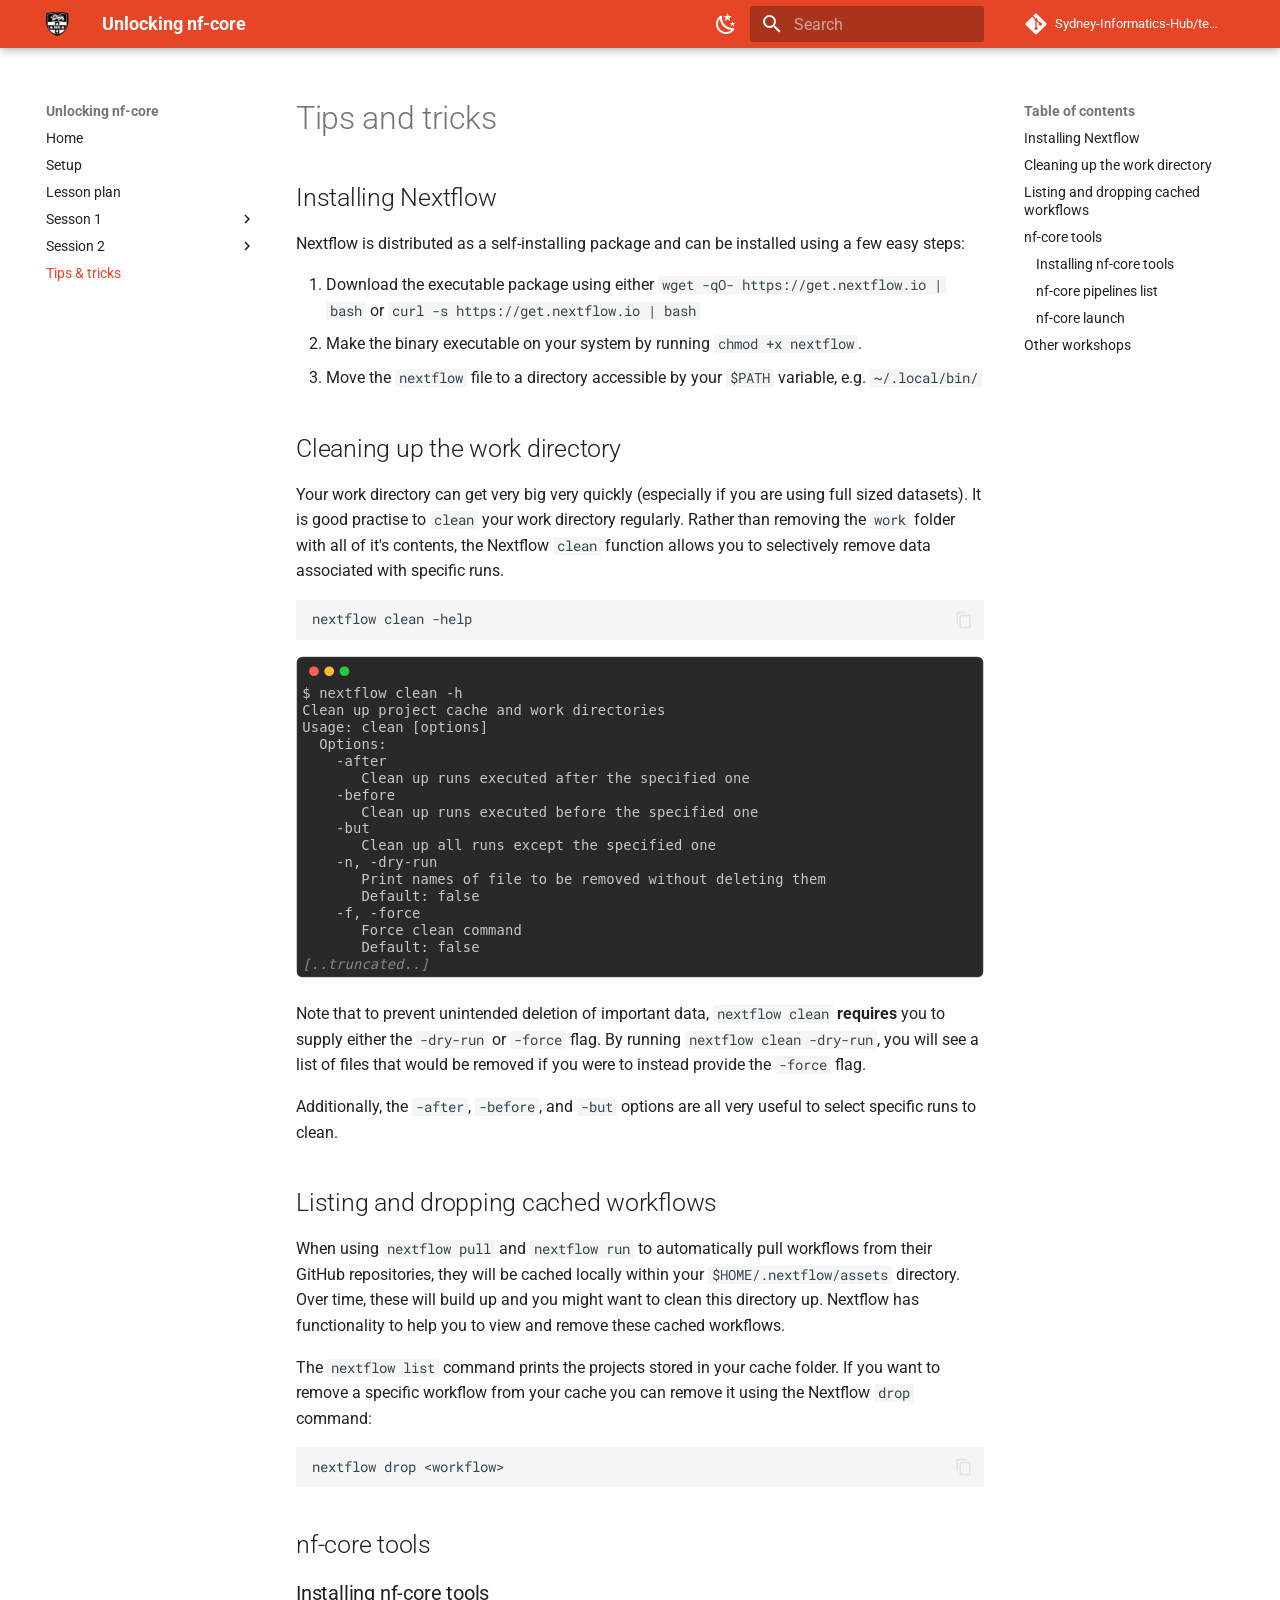
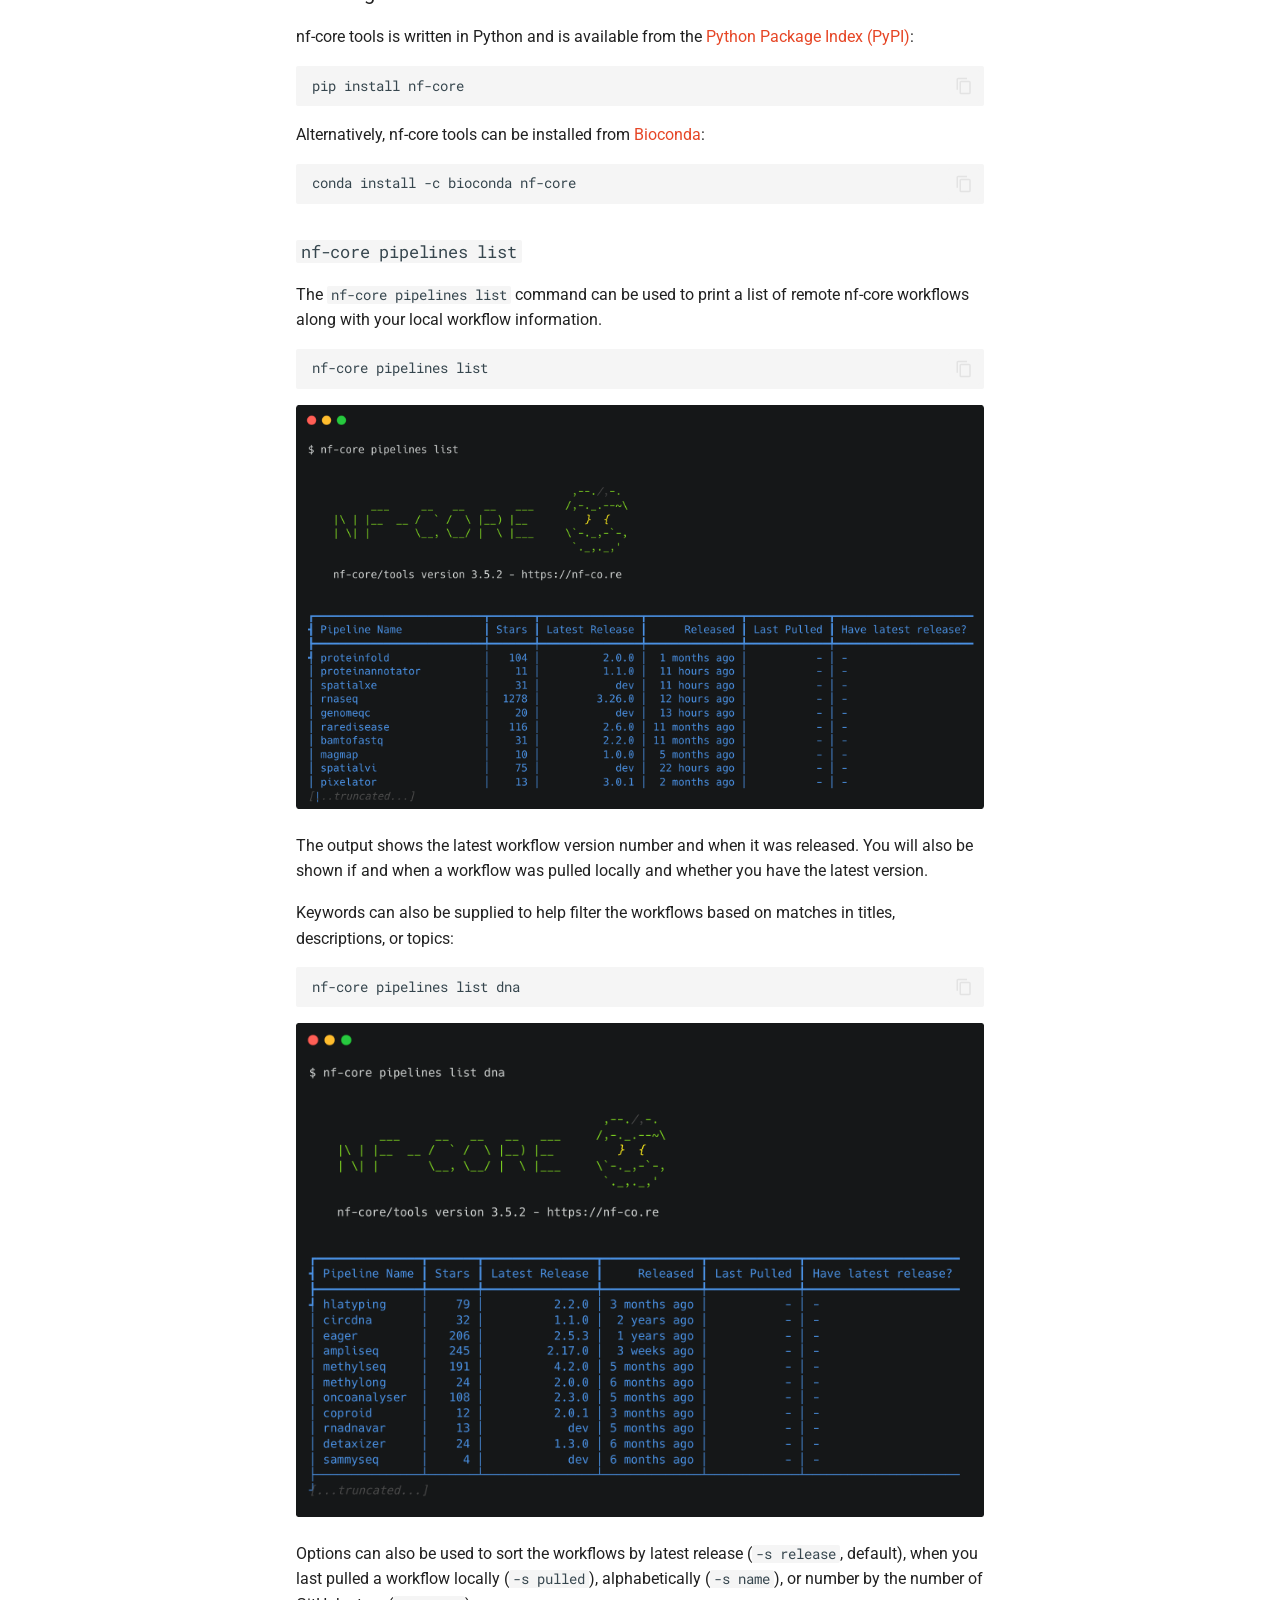
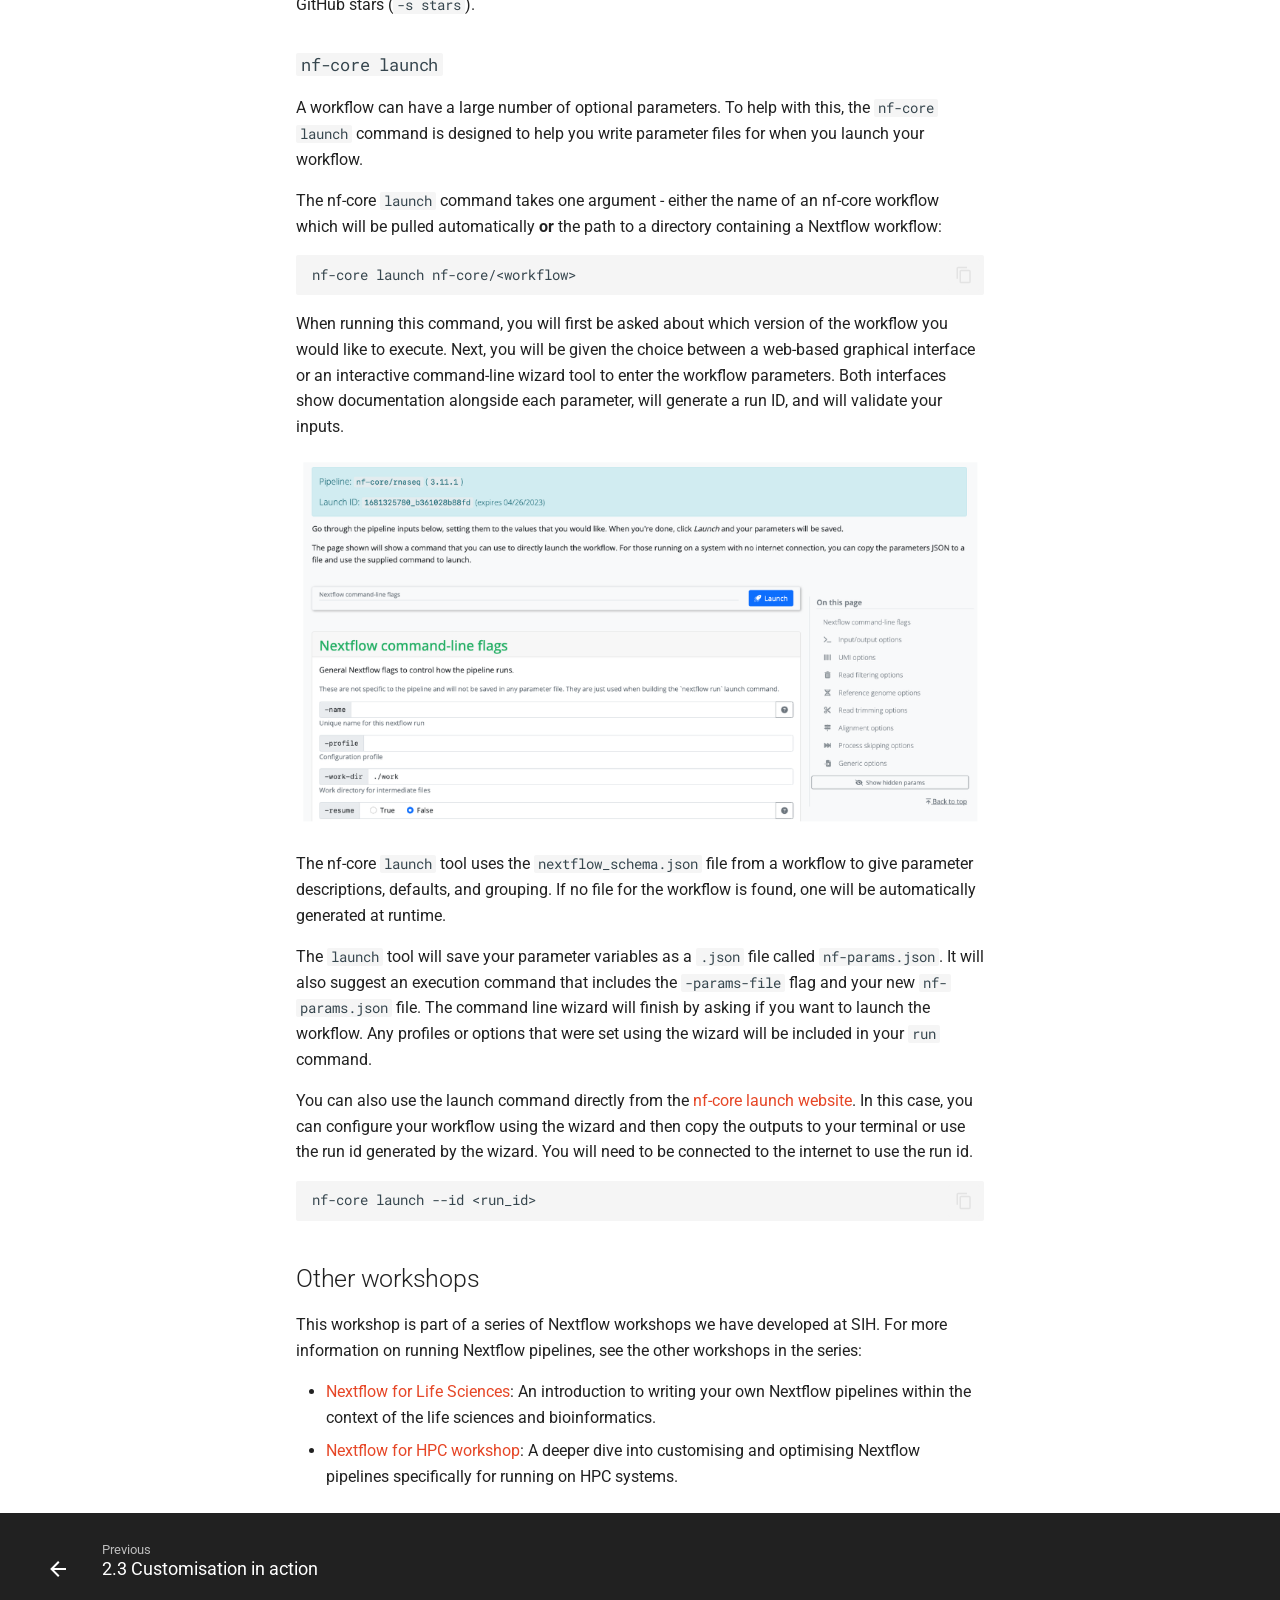
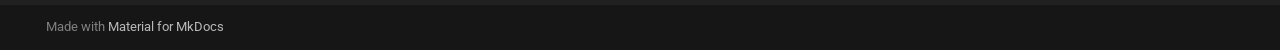
<file: tips_tricks/index.html>
<!doctype html>
<html lang="en" class="no-js">
  <head>
    
      <meta charset="utf-8">
      <meta name="viewport" content="width=device-width,initial-scale=1">
      
      
      
      
        <link rel="prev" href="../session_2/2.3_custom/">
      
      
      
        
      
      
      <link rel="icon" href="../assets/images/favicon.png">
      <meta name="generator" content="mkdocs-1.6.1, mkdocs-material-9.7.6">
    
    
      
        <title>Tips & tricks - Unlocking nf-core</title>
      
    
    
      <link rel="stylesheet" href="../assets/stylesheets/main.484c7ddc.min.css">
      
        
        <link rel="stylesheet" href="../assets/stylesheets/palette.ab4e12ef.min.css">
      
      


    
    
      
    
    
      
        
        
        <link rel="preconnect" href="https://fonts.gstatic.com" crossorigin>
        <link rel="stylesheet" href="https://fonts.googleapis.com/css?family=Roboto:300,300i,400,400i,700,700i%7CRoboto+Mono:400,400i,700,700i&display=fallback">
        <style>:root{--md-text-font:"Roboto";--md-code-font:"Roboto Mono"}</style>
      
    
    
      <link rel="stylesheet" href="../extra.css">
    
    <script>__md_scope=new URL("..",location),__md_hash=e=>[...e].reduce(((e,_)=>(e<<5)-e+_.charCodeAt(0)),0),__md_get=(e,_=localStorage,t=__md_scope)=>JSON.parse(_.getItem(t.pathname+"."+e)),__md_set=(e,_,t=localStorage,a=__md_scope)=>{try{t.setItem(a.pathname+"."+e,JSON.stringify(_))}catch(e){}}</script>
    
      
  


  
  

<script id="__analytics">function __md_analytics(){function e(){dataLayer.push(arguments)}window.dataLayer=window.dataLayer||[],e("js",new Date),e("config","G-TNWWV3HK57"),document.addEventListener("DOMContentLoaded",(function(){document.forms.search&&document.forms.search.query.addEventListener("blur",(function(){this.value&&e("event","search",{search_term:this.value})}));document$.subscribe((function(){var t=document.forms.feedback;if(void 0!==t)for(var a of t.querySelectorAll("[type=submit]"))a.addEventListener("click",(function(a){a.preventDefault();var n=document.location.pathname,d=this.getAttribute("data-md-value");e("event","feedback",{page:n,data:d}),t.firstElementChild.disabled=!0;var r=t.querySelector(".md-feedback__note [data-md-value='"+d+"']");r&&(r.hidden=!1)})),t.hidden=!1})),location$.subscribe((function(t){e("config","G-TNWWV3HK57",{page_path:t.pathname})}))}));var t=document.createElement("script");t.async=!0,t.src="https://www.googletagmanager.com/gtag/js?id=G-TNWWV3HK57",document.getElementById("__analytics").insertAdjacentElement("afterEnd",t)}</script>
  
    <script>"undefined"!=typeof __md_analytics&&__md_analytics()</script>
  

    
    
  </head>
  
  
    
    
      
    
    
    
    
    <body dir="ltr" data-md-color-scheme="default" data-md-color-primary="custom" data-md-color-accent="indigo">
  
    
    <input class="md-toggle" data-md-toggle="drawer" type="checkbox" id="__drawer" autocomplete="off">
    <input class="md-toggle" data-md-toggle="search" type="checkbox" id="__search" autocomplete="off">
    <label class="md-overlay" for="__drawer"></label>
    <div data-md-component="skip">
      
        
        <a href="#tips-and-tricks" class="md-skip">
          Skip to content
        </a>
      
    </div>
    <div data-md-component="announce">
      
    </div>
    
    
      

  

<header class="md-header md-header--shadow" data-md-component="header">
  <nav class="md-header__inner md-grid" aria-label="Header">
    <a href=".." title="Unlocking nf-core" class="md-header__button md-logo" aria-label="Unlocking nf-core" data-md-component="logo">
      
  <img src="../assets/usyd-logo.png" alt="logo">

    </a>
    <label class="md-header__button md-icon" for="__drawer">
      
      <svg xmlns="http://www.w3.org/2000/svg" viewBox="0 0 24 24"><path d="M3 6h18v2H3zm0 5h18v2H3zm0 5h18v2H3z"/></svg>
    </label>
    <div class="md-header__title" data-md-component="header-title">
      <div class="md-header__ellipsis">
        <div class="md-header__topic">
          <span class="md-ellipsis">
            Unlocking nf-core
          </span>
        </div>
        <div class="md-header__topic" data-md-component="header-topic">
          <span class="md-ellipsis">
            
              Tips & tricks
            
          </span>
        </div>
      </div>
    </div>
    
      
        <form class="md-header__option" data-md-component="palette">
  
    
    
    
    <input class="md-option" data-md-color-media="" data-md-color-scheme="default" data-md-color-primary="custom" data-md-color-accent="indigo"  aria-label="Switch to dark mode"  type="radio" name="__palette" id="__palette_0">
    
      <label class="md-header__button md-icon" title="Switch to dark mode" for="__palette_1" hidden>
        <svg xmlns="http://www.w3.org/2000/svg" viewBox="0 0 24 24"><path d="m17.75 4.09-2.53 1.94.91 3.06-2.63-1.81-2.63 1.81.91-3.06-2.53-1.94L12.44 4l1.06-3 1.06 3zm3.5 6.91-1.64 1.25.59 1.98-1.7-1.17-1.7 1.17.59-1.98L15.75 11l2.06-.05L18.5 9l.69 1.95zm-2.28 4.95c.83-.08 1.72 1.1 1.19 1.85-.32.45-.66.87-1.08 1.27C15.17 23 8.84 23 4.94 19.07c-3.91-3.9-3.91-10.24 0-14.14.4-.4.82-.76 1.27-1.08.75-.53 1.93.36 1.85 1.19-.27 2.86.69 5.83 2.89 8.02a9.96 9.96 0 0 0 8.02 2.89m-1.64 2.02a12.08 12.08 0 0 1-7.8-3.47c-2.17-2.19-3.33-5-3.49-7.82-2.81 3.14-2.7 7.96.31 10.98 3.02 3.01 7.84 3.12 10.98.31"/></svg>
      </label>
    
  
    
    
    
    <input class="md-option" data-md-color-media="" data-md-color-scheme="slate" data-md-color-primary="custom" data-md-color-accent="indigo"  aria-label="Switch to light mode"  type="radio" name="__palette" id="__palette_1">
    
      <label class="md-header__button md-icon" title="Switch to light mode" for="__palette_0" hidden>
        <svg xmlns="http://www.w3.org/2000/svg" viewBox="0 0 24 24"><path d="M12 7a5 5 0 0 1 5 5 5 5 0 0 1-5 5 5 5 0 0 1-5-5 5 5 0 0 1 5-5m0 2a3 3 0 0 0-3 3 3 3 0 0 0 3 3 3 3 0 0 0 3-3 3 3 0 0 0-3-3m0-7 2.39 3.42C13.65 5.15 12.84 5 12 5s-1.65.15-2.39.42zM3.34 7l4.16-.35A7.2 7.2 0 0 0 5.94 8.5c-.44.74-.69 1.5-.83 2.29zm.02 10 1.76-3.77a7.131 7.131 0 0 0 2.38 4.14zM20.65 7l-1.77 3.79a7.02 7.02 0 0 0-2.38-4.15zm-.01 10-4.14.36c.59-.51 1.12-1.14 1.54-1.86.42-.73.69-1.5.83-2.29zM12 22l-2.41-3.44c.74.27 1.55.44 2.41.44.82 0 1.63-.17 2.37-.44z"/></svg>
      </label>
    
  
</form>
      
    
    
      <script>var palette=__md_get("__palette");if(palette&&palette.color){if("(prefers-color-scheme)"===palette.color.media){var media=matchMedia("(prefers-color-scheme: light)"),input=document.querySelector(media.matches?"[data-md-color-media='(prefers-color-scheme: light)']":"[data-md-color-media='(prefers-color-scheme: dark)']");palette.color.media=input.getAttribute("data-md-color-media"),palette.color.scheme=input.getAttribute("data-md-color-scheme"),palette.color.primary=input.getAttribute("data-md-color-primary"),palette.color.accent=input.getAttribute("data-md-color-accent")}for(var[key,value]of Object.entries(palette.color))document.body.setAttribute("data-md-color-"+key,value)}</script>
    
    
    
      
      
        <label class="md-header__button md-icon" for="__search">
          
          <svg xmlns="http://www.w3.org/2000/svg" viewBox="0 0 24 24"><path d="M9.5 3A6.5 6.5 0 0 1 16 9.5c0 1.61-.59 3.09-1.56 4.23l.27.27h.79l5 5-1.5 1.5-5-5v-.79l-.27-.27A6.52 6.52 0 0 1 9.5 16 6.5 6.5 0 0 1 3 9.5 6.5 6.5 0 0 1 9.5 3m0 2C7 5 5 7 5 9.5S7 14 9.5 14 14 12 14 9.5 12 5 9.5 5"/></svg>
        </label>
        <div class="md-search" data-md-component="search" role="dialog">
  <label class="md-search__overlay" for="__search"></label>
  <div class="md-search__inner" role="search">
    <form class="md-search__form" name="search">
      <input type="text" class="md-search__input" name="query" aria-label="Search" placeholder="Search" autocapitalize="off" autocorrect="off" autocomplete="off" spellcheck="false" data-md-component="search-query" required>
      <label class="md-search__icon md-icon" for="__search">
        
        <svg xmlns="http://www.w3.org/2000/svg" viewBox="0 0 24 24"><path d="M9.5 3A6.5 6.5 0 0 1 16 9.5c0 1.61-.59 3.09-1.56 4.23l.27.27h.79l5 5-1.5 1.5-5-5v-.79l-.27-.27A6.52 6.52 0 0 1 9.5 16 6.5 6.5 0 0 1 3 9.5 6.5 6.5 0 0 1 9.5 3m0 2C7 5 5 7 5 9.5S7 14 9.5 14 14 12 14 9.5 12 5 9.5 5"/></svg>
        
        <svg xmlns="http://www.w3.org/2000/svg" viewBox="0 0 24 24"><path d="M20 11v2H8l5.5 5.5-1.42 1.42L4.16 12l7.92-7.92L13.5 5.5 8 11z"/></svg>
      </label>
      <nav class="md-search__options" aria-label="Search">
        
        <button type="reset" class="md-search__icon md-icon" title="Clear" aria-label="Clear" tabindex="-1">
          
          <svg xmlns="http://www.w3.org/2000/svg" viewBox="0 0 24 24"><path d="M19 6.41 17.59 5 12 10.59 6.41 5 5 6.41 10.59 12 5 17.59 6.41 19 12 13.41 17.59 19 19 17.59 13.41 12z"/></svg>
        </button>
      </nav>
      
    </form>
    <div class="md-search__output">
      <div class="md-search__scrollwrap" tabindex="0" data-md-scrollfix>
        <div class="md-search-result" data-md-component="search-result">
          <div class="md-search-result__meta">
            Initializing search
          </div>
          <ol class="md-search-result__list" role="presentation"></ol>
        </div>
      </div>
    </div>
  </div>
</div>
      
    
    
      <div class="md-header__source">
        <a href="https://github.com/Sydney-Informatics-Hub/template-mkdocs" title="Go to repository" class="md-source" data-md-component="source">
  <div class="md-source__icon md-icon">
    
    <svg xmlns="http://www.w3.org/2000/svg" viewBox="0 0 448 512"><!--! Font Awesome Free 7.1.0 by @fontawesome - https://fontawesome.com License - https://fontawesome.com/license/free (Icons: CC BY 4.0, Fonts: SIL OFL 1.1, Code: MIT License) Copyright 2025 Fonticons, Inc.--><path d="M439.6 236.1 244 40.5c-5.4-5.5-12.8-8.5-20.4-8.5s-15 3-20.4 8.4L162.5 81l51.5 51.5c27.1-9.1 52.7 16.8 43.4 43.7l49.7 49.7c34.2-11.8 61.2 31 35.5 56.7-26.5 26.5-70.2-2.9-56-37.3L240.3 199v121.9c25.3 12.5 22.3 41.8 9.1 55-6.4 6.4-15.2 10.1-24.3 10.1s-17.8-3.6-24.3-10.1c-17.6-17.6-11.1-46.9 11.2-56v-123c-20.8-8.5-24.6-30.7-18.6-45L142.6 101 8.5 235.1C3 240.6 0 247.9 0 255.5s3 15 8.5 20.4l195.6 195.7c5.4 5.4 12.7 8.4 20.4 8.4s15-3 20.4-8.4l194.7-194.7c5.4-5.4 8.4-12.8 8.4-20.4s-3-15-8.4-20.4"/></svg>
  </div>
  <div class="md-source__repository">
    Sydney-Informatics-Hub/template-mkdocs
  </div>
</a>
      </div>
    
  </nav>
  
</header>
    
    <div class="md-container" data-md-component="container">
      
      
        
          
        
      
      <main class="md-main" data-md-component="main">
        <div class="md-main__inner md-grid">
          
            
              
              <div class="md-sidebar md-sidebar--primary" data-md-component="sidebar" data-md-type="navigation" >
                <div class="md-sidebar__scrollwrap">
                  <div class="md-sidebar__inner">
                    



<nav class="md-nav md-nav--primary" aria-label="Navigation" data-md-level="0">
  <label class="md-nav__title" for="__drawer">
    <a href=".." title="Unlocking nf-core" class="md-nav__button md-logo" aria-label="Unlocking nf-core" data-md-component="logo">
      
  <img src="../assets/usyd-logo.png" alt="logo">

    </a>
    Unlocking nf-core
  </label>
  
    <div class="md-nav__source">
      <a href="https://github.com/Sydney-Informatics-Hub/template-mkdocs" title="Go to repository" class="md-source" data-md-component="source">
  <div class="md-source__icon md-icon">
    
    <svg xmlns="http://www.w3.org/2000/svg" viewBox="0 0 448 512"><!--! Font Awesome Free 7.1.0 by @fontawesome - https://fontawesome.com License - https://fontawesome.com/license/free (Icons: CC BY 4.0, Fonts: SIL OFL 1.1, Code: MIT License) Copyright 2025 Fonticons, Inc.--><path d="M439.6 236.1 244 40.5c-5.4-5.5-12.8-8.5-20.4-8.5s-15 3-20.4 8.4L162.5 81l51.5 51.5c27.1-9.1 52.7 16.8 43.4 43.7l49.7 49.7c34.2-11.8 61.2 31 35.5 56.7-26.5 26.5-70.2-2.9-56-37.3L240.3 199v121.9c25.3 12.5 22.3 41.8 9.1 55-6.4 6.4-15.2 10.1-24.3 10.1s-17.8-3.6-24.3-10.1c-17.6-17.6-11.1-46.9 11.2-56v-123c-20.8-8.5-24.6-30.7-18.6-45L142.6 101 8.5 235.1C3 240.6 0 247.9 0 255.5s3 15 8.5 20.4l195.6 195.7c5.4 5.4 12.7 8.4 20.4 8.4s15-3 20.4-8.4l194.7-194.7c5.4-5.4 8.4-12.8 8.4-20.4s-3-15-8.4-20.4"/></svg>
  </div>
  <div class="md-source__repository">
    Sydney-Informatics-Hub/template-mkdocs
  </div>
</a>
    </div>
  
  <ul class="md-nav__list" data-md-scrollfix>
    
      
      
  
  
  
  
    <li class="md-nav__item">
      <a href=".." class="md-nav__link">
        
  
  
  <span class="md-ellipsis">
    
  
    Home
  

    
  </span>
  
  

      </a>
    </li>
  

    
      
      
  
  
  
  
    <li class="md-nav__item">
      <a href="../setup/" class="md-nav__link">
        
  
  
  <span class="md-ellipsis">
    
  
    Setup
  

    
  </span>
  
  

      </a>
    </li>
  

    
      
      
  
  
  
  
    <li class="md-nav__item">
      <a href="../lesson_plan/" class="md-nav__link">
        
  
  
  <span class="md-ellipsis">
    
  
    Lesson plan
  

    
  </span>
  
  

      </a>
    </li>
  

    
      
      
  
  
  
  
    
    
    
    
    
    <li class="md-nav__item md-nav__item--nested">
      
        
        
        <input class="md-nav__toggle md-toggle " type="checkbox" id="__nav_4" >
        
          
          <label class="md-nav__link" for="__nav_4" id="__nav_4_label" tabindex="0">
            
  
  
  <span class="md-ellipsis">
    
  
    Sesson 1
  

    
  </span>
  
  

            <span class="md-nav__icon md-icon"></span>
          </label>
        
        <nav class="md-nav" data-md-level="1" aria-labelledby="__nav_4_label" aria-expanded="false">
          <label class="md-nav__title" for="__nav_4">
            <span class="md-nav__icon md-icon"></span>
            
  
    Sesson 1
  

          </label>
          <ul class="md-nav__list" data-md-scrollfix>
            
              
                
  
  
  
  
    <li class="md-nav__item">
      <a href="../session_1/1.0_intro/" class="md-nav__link">
        
  
  
  <span class="md-ellipsis">
    
  
    1.0 Introduction to Session 1
  

    
  </span>
  
  

      </a>
    </li>
  

              
            
              
                
  
  
  
  
    <li class="md-nav__item">
      <a href="../session_1/1.1_nfcore/" class="md-nav__link">
        
  
  
  <span class="md-ellipsis">
    
  
    1.1 Introduction to nf-core and Nextflow
  

    
  </span>
  
  

      </a>
    </li>
  

              
            
              
                
  
  
  
  
    <li class="md-nav__item">
      <a href="../session_1/1.2_run/" class="md-nav__link">
        
  
  
  <span class="md-ellipsis">
    
  
    1.2 Running nf-core workflows
  

    
  </span>
  
  

      </a>
    </li>
  

              
            
              
                
  
  
  
  
    <li class="md-nav__item">
      <a href="../session_1/1.3_configure/" class="md-nav__link">
        
  
  
  <span class="md-ellipsis">
    
  
    1.3 Configuring nf-core workflows
  

    
  </span>
  
  

      </a>
    </li>
  

              
            
              
                
  
  
  
  
    <li class="md-nav__item">
      <a href="../session_1/1.4_rnaseq/" class="md-nav__link">
        
  
  
  <span class="md-ellipsis">
    
  
    1.4 Introduction to nf-core/rnaseq
  

    
  </span>
  
  

      </a>
    </li>
  

              
            
          </ul>
        </nav>
      
    </li>
  

    
      
      
  
  
  
  
    
    
    
    
    
    <li class="md-nav__item md-nav__item--nested">
      
        
        
        <input class="md-nav__toggle md-toggle " type="checkbox" id="__nav_5" >
        
          
          <label class="md-nav__link" for="__nav_5" id="__nav_5_label" tabindex="0">
            
  
  
  <span class="md-ellipsis">
    
  
    Session 2
  

    
  </span>
  
  

            <span class="md-nav__icon md-icon"></span>
          </label>
        
        <nav class="md-nav" data-md-level="1" aria-labelledby="__nav_5_label" aria-expanded="false">
          <label class="md-nav__title" for="__nav_5">
            <span class="md-nav__icon md-icon"></span>
            
  
    Session 2
  

          </label>
          <ul class="md-nav__list" data-md-scrollfix>
            
              
                
  
  
  
  
    <li class="md-nav__item">
      <a href="../session_2/2.0_intro/" class="md-nav__link">
        
  
  
  <span class="md-ellipsis">
    
  
    2.0 Introduction to Session 2
  

    
  </span>
  
  

      </a>
    </li>
  

              
            
              
                
  
  
  
  
    <li class="md-nav__item">
      <a href="../session_2/2.1_params/" class="md-nav__link">
        
  
  
  <span class="md-ellipsis">
    
  
    2.1 nf-core pipeline parameters
  

    
  </span>
  
  

      </a>
    </li>
  

              
            
              
                
  
  
  
  
    <li class="md-nav__item">
      <a href="../session_2/2.2_config/" class="md-nav__link">
        
  
  
  <span class="md-ellipsis">
    
  
    2.2 Nextflow configuration files
  

    
  </span>
  
  

      </a>
    </li>
  

              
            
              
                
  
  
  
  
    <li class="md-nav__item">
      <a href="../session_2/2.3_custom/" class="md-nav__link">
        
  
  
  <span class="md-ellipsis">
    
  
    2.3 Customisation in action
  

    
  </span>
  
  

      </a>
    </li>
  

              
            
          </ul>
        </nav>
      
    </li>
  

    
      
      
  
  
    
  
  
  
    <li class="md-nav__item md-nav__item--active">
      
      <input class="md-nav__toggle md-toggle" type="checkbox" id="__toc">
      
      
        
      
      
        <label class="md-nav__link md-nav__link--active" for="__toc">
          
  
  
  <span class="md-ellipsis">
    
  
    Tips & tricks
  

    
  </span>
  
  

          <span class="md-nav__icon md-icon"></span>
        </label>
      
      <a href="./" class="md-nav__link md-nav__link--active">
        
  
  
  <span class="md-ellipsis">
    
  
    Tips & tricks
  

    
  </span>
  
  

      </a>
      
        

<nav class="md-nav md-nav--secondary" aria-label="Table of contents">
  
  
  
    
  
  
    <label class="md-nav__title" for="__toc">
      <span class="md-nav__icon md-icon"></span>
      Table of contents
    </label>
    <ul class="md-nav__list" data-md-component="toc" data-md-scrollfix>
      
        <li class="md-nav__item">
  <a href="#installing-nextflow" class="md-nav__link">
    <span class="md-ellipsis">
      
        Installing Nextflow
      
    </span>
  </a>
  
</li>
      
        <li class="md-nav__item">
  <a href="#cleaning-up-the-work-directory" class="md-nav__link">
    <span class="md-ellipsis">
      
        Cleaning up the work directory
      
    </span>
  </a>
  
</li>
      
        <li class="md-nav__item">
  <a href="#listing-and-dropping-cached-workflows" class="md-nav__link">
    <span class="md-ellipsis">
      
        Listing and dropping cached workflows
      
    </span>
  </a>
  
</li>
      
        <li class="md-nav__item">
  <a href="#nf-core-tools" class="md-nav__link">
    <span class="md-ellipsis">
      
        nf-core tools
      
    </span>
  </a>
  
    <nav class="md-nav" aria-label="nf-core tools">
      <ul class="md-nav__list">
        
          <li class="md-nav__item">
  <a href="#installing-nf-core-tools" class="md-nav__link">
    <span class="md-ellipsis">
      
        Installing nf-core tools
      
    </span>
  </a>
  
</li>
        
          <li class="md-nav__item">
  <a href="#nf-core-pipelines-list" class="md-nav__link">
    <span class="md-ellipsis">
      
        nf-core pipelines list
      
    </span>
  </a>
  
</li>
        
          <li class="md-nav__item">
  <a href="#nf-core-launch" class="md-nav__link">
    <span class="md-ellipsis">
      
        nf-core launch
      
    </span>
  </a>
  
</li>
        
      </ul>
    </nav>
  
</li>
      
        <li class="md-nav__item">
  <a href="#other-workshops" class="md-nav__link">
    <span class="md-ellipsis">
      
        Other workshops
      
    </span>
  </a>
  
</li>
      
    </ul>
  
</nav>
      
    </li>
  

    
  </ul>
</nav>
                  </div>
                </div>
              </div>
            
            
              
              <div class="md-sidebar md-sidebar--secondary" data-md-component="sidebar" data-md-type="toc" >
                <div class="md-sidebar__scrollwrap">
                  <div class="md-sidebar__inner">
                    

<nav class="md-nav md-nav--secondary" aria-label="Table of contents">
  
  
  
    
  
  
    <label class="md-nav__title" for="__toc">
      <span class="md-nav__icon md-icon"></span>
      Table of contents
    </label>
    <ul class="md-nav__list" data-md-component="toc" data-md-scrollfix>
      
        <li class="md-nav__item">
  <a href="#installing-nextflow" class="md-nav__link">
    <span class="md-ellipsis">
      
        Installing Nextflow
      
    </span>
  </a>
  
</li>
      
        <li class="md-nav__item">
  <a href="#cleaning-up-the-work-directory" class="md-nav__link">
    <span class="md-ellipsis">
      
        Cleaning up the work directory
      
    </span>
  </a>
  
</li>
      
        <li class="md-nav__item">
  <a href="#listing-and-dropping-cached-workflows" class="md-nav__link">
    <span class="md-ellipsis">
      
        Listing and dropping cached workflows
      
    </span>
  </a>
  
</li>
      
        <li class="md-nav__item">
  <a href="#nf-core-tools" class="md-nav__link">
    <span class="md-ellipsis">
      
        nf-core tools
      
    </span>
  </a>
  
    <nav class="md-nav" aria-label="nf-core tools">
      <ul class="md-nav__list">
        
          <li class="md-nav__item">
  <a href="#installing-nf-core-tools" class="md-nav__link">
    <span class="md-ellipsis">
      
        Installing nf-core tools
      
    </span>
  </a>
  
</li>
        
          <li class="md-nav__item">
  <a href="#nf-core-pipelines-list" class="md-nav__link">
    <span class="md-ellipsis">
      
        nf-core pipelines list
      
    </span>
  </a>
  
</li>
        
          <li class="md-nav__item">
  <a href="#nf-core-launch" class="md-nav__link">
    <span class="md-ellipsis">
      
        nf-core launch
      
    </span>
  </a>
  
</li>
        
      </ul>
    </nav>
  
</li>
      
        <li class="md-nav__item">
  <a href="#other-workshops" class="md-nav__link">
    <span class="md-ellipsis">
      
        Other workshops
      
    </span>
  </a>
  
</li>
      
    </ul>
  
</nav>
                  </div>
                </div>
              </div>
            
          
          
            <div class="md-content" data-md-component="content">
              
              <article class="md-content__inner md-typeset">
                
                  


  
  


<h1 id="tips-and-tricks">Tips and tricks</h1>
<h2 id="installing-nextflow">Installing Nextflow</h2>
<p>Nextflow is distributed as a self-installing package and can be installed using a few easy steps:</p>
<ol>
<li>Download the executable package using either <code>wget -qO- https://get.nextflow.io | bash</code> or <code>curl -s https://get.nextflow.io | bash</code></li>
<li>Make the binary executable on your system by running <code>chmod +x nextflow</code>.</li>
<li>Move the <code>nextflow</code> file to a directory accessible by your <code>$PATH</code> variable, e.g. <code>~/.local/bin/</code></li>
</ol>
<h2 id="cleaning-up-the-work-directory">Cleaning up the work directory</h2>
<p>Your work directory can get very big very quickly (especially if you are using full sized datasets). It is good practise to <code>clean</code> your work directory regularly. Rather than removing the <code>work</code> folder with all of it's contents, the Nextflow <code>clean</code> function allows you to selectively remove data associated with specific runs.</p>
<div class="highlight"><pre><span></span><code><a id="__codelineno-0-1" name="__codelineno-0-1" href="#__codelineno-0-1"></a>nextflow<span class="w"> </span>clean<span class="w"> </span>-help
</code></pre></div>
<p><img alt="" src="../assets/0.0_cleanhelp.svg" /></p>
<p>Note that to prevent unintended deletion of important data, <code>nextflow clean</code> <strong>requires</strong> you to supply either the <code>-dry-run</code> or <code>-force</code> flag. By running <code>nextflow clean -dry-run</code>, you will see a list of files that would be removed if you were to instead provide the <code>-force</code> flag.</p>
<p>Additionally, the <code>-after</code>, <code>-before</code>, and <code>-but</code> options are all very useful to select specific runs to clean.</p>
<h2 id="listing-and-dropping-cached-workflows">Listing and dropping cached workflows</h2>
<p>When using <code>nextflow pull</code> and <code>nextflow run</code> to automatically pull workflows from their GitHub repositories, they will be cached locally within your <code>$HOME/.nextflow/assets</code> directory. Over time, these will build up and you might want to clean this directory up. Nextflow has functionality to help you to view and remove these cached workflows.</p>
<p>The <code>nextflow list</code> command prints the projects stored in your cache folder. If you want to remove a specific workflow from your cache you can remove it using the Nextflow <code>drop</code> command:</p>
<div class="highlight"><pre><span></span><code><a id="__codelineno-1-1" name="__codelineno-1-1" href="#__codelineno-1-1"></a>nextflow<span class="w"> </span>drop<span class="w"> </span>&lt;workflow&gt;
</code></pre></div>
<h2 id="nf-core-tools">nf-core tools</h2>
<h3 id="installing-nf-core-tools">Installing nf-core tools</h3>
<p>nf-core tools is written in Python and is available from the <a href="https://pypi.org/project/nf-core/">Python Package Index (PyPI)</a>:</p>
<div class="highlight"><pre><span></span><code><a id="__codelineno-2-1" name="__codelineno-2-1" href="#__codelineno-2-1"></a>pip<span class="w"> </span>install<span class="w"> </span>nf-core
</code></pre></div>
<p>Alternatively, nf-core tools can be installed from <a href="https://anaconda.org/bioconda/nf-core">Bioconda</a>:</p>
<div class="highlight"><pre><span></span><code><a id="__codelineno-3-1" name="__codelineno-3-1" href="#__codelineno-3-1"></a>conda<span class="w"> </span>install<span class="w"> </span>-c<span class="w"> </span>bioconda<span class="w"> </span>nf-core
</code></pre></div>
<h3 id="nf-core-pipelines-list"><code>nf-core pipelines list</code></h3>
<p>The <code>nf-core pipelines list</code> command can be used to print a list of remote nf-core workflows along with your local workflow information.</p>
<div class="highlight"><pre><span></span><code><a id="__codelineno-4-1" name="__codelineno-4-1" href="#__codelineno-4-1"></a>nf-core<span class="w"> </span>pipelines<span class="w"> </span>list
</code></pre></div>
<p><img alt="" src="../assets/0.0_nf-corelist.png" width="100%" /></p>
<p>The output shows the latest workflow version number and when it was released. You will also be shown if and when a workflow was pulled locally and whether you have the latest version.</p>
<p>Keywords can also be supplied to help filter the workflows based on matches in titles, descriptions, or topics:</p>
<div class="highlight"><pre><span></span><code><a id="__codelineno-5-1" name="__codelineno-5-1" href="#__codelineno-5-1"></a>nf-core<span class="w"> </span>pipelines<span class="w"> </span>list<span class="w"> </span>dna
</code></pre></div>
<p><img alt="" src="../assets/0.0_nf-corelist-dna.png" width="100%" /></p>
<p>Options can also be used to sort the workflows by latest release (<code>-s release</code>, default), when you last pulled a workflow locally (<code>-s pulled</code>), alphabetically (<code>-s name</code>), or number by the number of GitHub stars (<code>-s stars</code>).</p>
<h3 id="nf-core-launch"><code>nf-core launch</code></h3>
<p>A workflow can have a large number of optional parameters. To help with this, the <code>nf-core launch</code> command is designed to help you write parameter files for when you launch your workflow.</p>
<p>The nf-core <code>launch</code> command takes one argument - either the name of an nf-core workflow which will be pulled automatically <strong>or</strong> the path to a directory containing a Nextflow workflow:</p>
<div class="highlight"><pre><span></span><code><a id="__codelineno-6-1" name="__codelineno-6-1" href="#__codelineno-6-1"></a>nf-core<span class="w"> </span>launch<span class="w"> </span>nf-core/&lt;workflow&gt;
</code></pre></div>
<p>When running this command, you will first be asked about which version of the workflow you would like to execute. Next, you will be given the choice between a web-based graphical interface or an interactive command-line wizard tool to enter the workflow parameters. Both interfaces show documentation alongside each parameter, will generate a run ID, and will validate your inputs.</p>
<p><img alt="" src="../assets/0.0_wizard.excalidraw.png" width="100%" /></p>
<p>The nf-core <code>launch</code> tool uses the <code>nextflow_schema.json</code> file from a workflow to give parameter descriptions, defaults, and grouping. If no file for the workflow is found, one will be automatically generated at runtime.</p>
<p>The <code>launch</code> tool will save your parameter variables as a <code>.json</code> file called <code>nf-params.json</code>. It will also suggest an execution command that includes the <code>-params-file</code> flag and your new <code>nf-params.json</code> file. The command line wizard will finish by asking if you want to launch the workflow. Any profiles or options that were set using the wizard will be included in your <code>run</code> command.</p>
<p>You can also use the launch command directly from the <a href="https://nf-co.re/launch">nf-core launch website</a>. In this case, you can configure your workflow using the wizard and then copy the outputs to your terminal or use the run id generated by the wizard. You will need to be connected to the internet to use the run id.</p>
<div class="highlight"><pre><span></span><code><a id="__codelineno-7-1" name="__codelineno-7-1" href="#__codelineno-7-1"></a>nf-core<span class="w"> </span>launch<span class="w"> </span>--id<span class="w"> </span>&lt;run_id&gt;
</code></pre></div>
<h2 id="other-workshops">Other workshops</h2>
<p>This workshop is part of a series of Nextflow workshops we have developed at SIH. For more information on running Nextflow pipelines, see the other workshops in the series:</p>
<ul>
<li><a href="https://sydney-informatics-hub.github.io/hello-nextflow-2025/">Nextflow for Life Sciences</a>: An introduction to writing your own Nextflow pipelines within the context of the life sciences and bioinformatics.</li>
<li><a href="https://sydney-informatics-hub.github.io/nextflow-hpc-workshop/">Nextflow for HPC workshop</a>: A deeper dive into customising and optimising Nextflow pipelines specifically for running on HPC systems.</li>
</ul>









  




                
              </article>
            </div>
          
          
<script>var target=document.getElementById(location.hash.slice(1));target&&target.name&&(target.checked=target.name.startsWith("__tabbed_"))</script>
        </div>
        
      </main>
      
        <footer class="md-footer">
  
    
      
      <nav class="md-footer__inner md-grid" aria-label="Footer" >
        
          
          <a href="../session_2/2.3_custom/" class="md-footer__link md-footer__link--prev" aria-label="Previous: 2.3 Customisation in action">
            <div class="md-footer__button md-icon">
              
              <svg xmlns="http://www.w3.org/2000/svg" viewBox="0 0 24 24"><path d="M20 11v2H8l5.5 5.5-1.42 1.42L4.16 12l7.92-7.92L13.5 5.5 8 11z"/></svg>
            </div>
            <div class="md-footer__title">
              <span class="md-footer__direction">
                Previous
              </span>
              <div class="md-ellipsis">
                2.3 Customisation in action
              </div>
            </div>
          </a>
        
        
      </nav>
    
  
  <div class="md-footer-meta md-typeset">
    <div class="md-footer-meta__inner md-grid">
      <div class="md-copyright">
  
  
    Made with
    <a href="https://squidfunk.github.io/mkdocs-material/" target="_blank" rel="noopener">
      Material for MkDocs
    </a>
  
</div>
      
    </div>
  </div>
</footer>
      
    </div>
    <div class="md-dialog" data-md-component="dialog">
      <div class="md-dialog__inner md-typeset"></div>
    </div>
    
    
    
      
      
      <script id="__config" type="application/json">{"annotate": null, "base": "..", "features": ["navigation.footer", "content.code.copy"], "search": "../assets/javascripts/workers/search.2c215733.min.js", "tags": null, "translations": {"clipboard.copied": "Copied to clipboard", "clipboard.copy": "Copy to clipboard", "search.result.more.one": "1 more on this page", "search.result.more.other": "# more on this page", "search.result.none": "No matching documents", "search.result.one": "1 matching document", "search.result.other": "# matching documents", "search.result.placeholder": "Type to start searching", "search.result.term.missing": "Missing", "select.version": "Select version"}, "version": null}</script>
    
    
      <script src="../assets/javascripts/bundle.79ae519e.min.js"></script>
      
    
  </body>
</html>
</file>
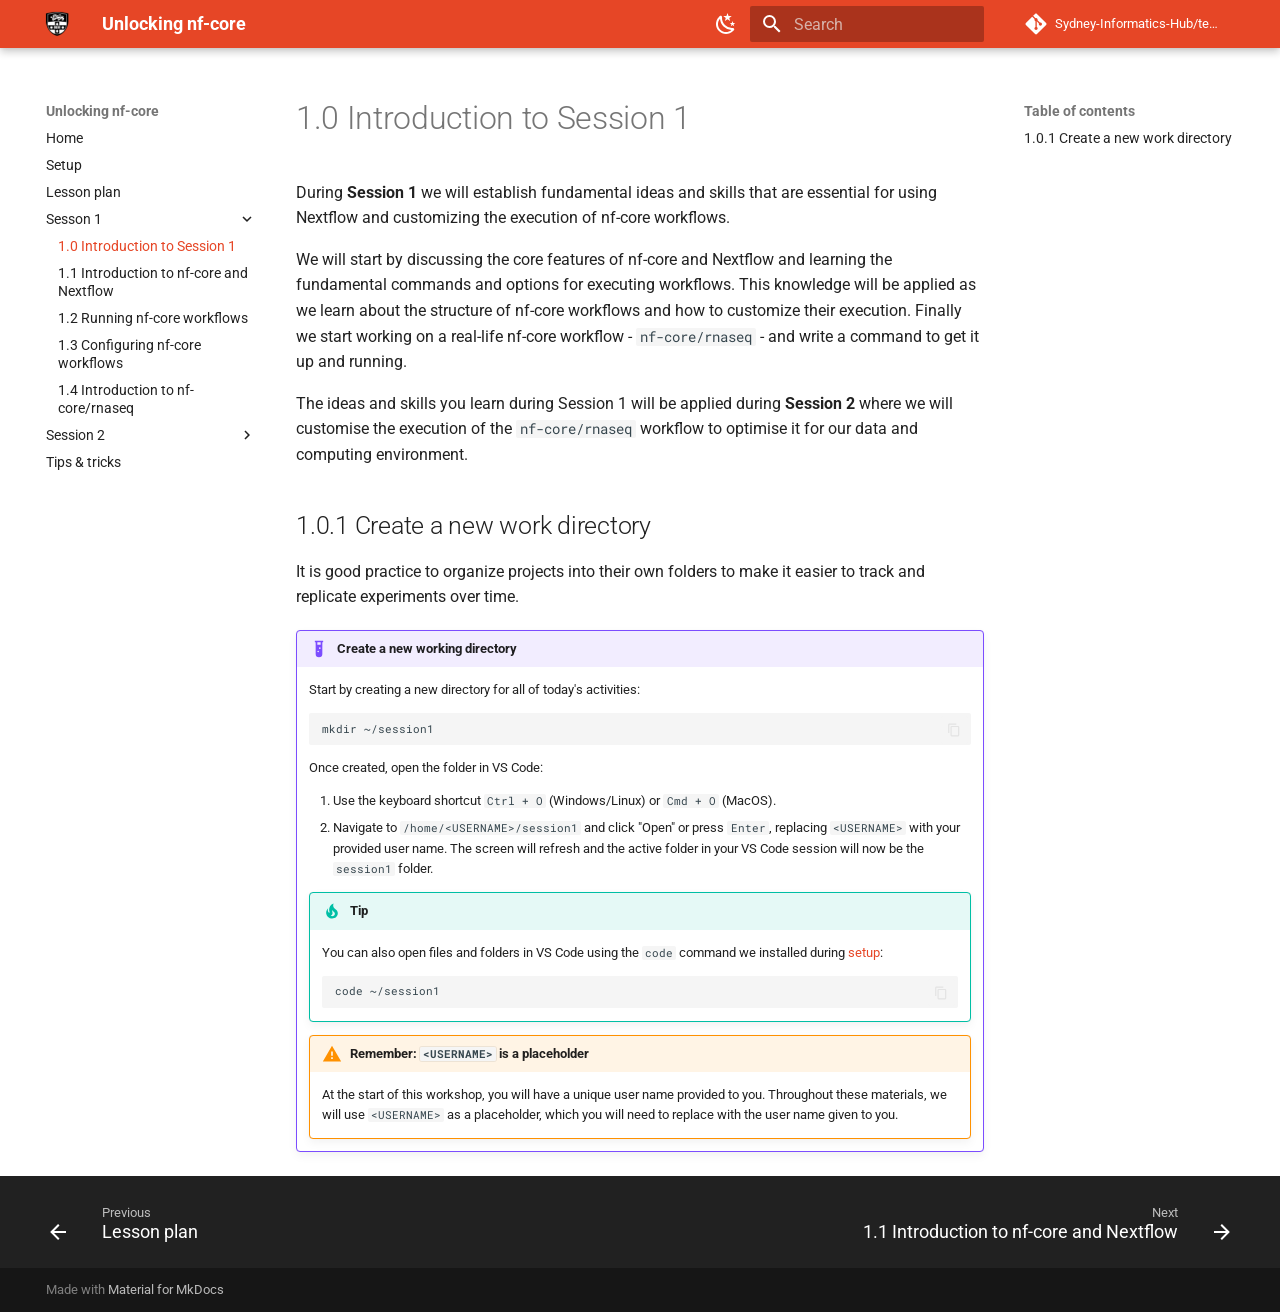
<file: session_1/1.0_intro/index.html>
<!doctype html>
<html lang="en" class="no-js">
  <head>
    
      <meta charset="utf-8">
      <meta name="viewport" content="width=device-width,initial-scale=1">
      
      
      
      
        <link rel="prev" href="../../lesson_plan/">
      
      
        <link rel="next" href="../1.1_nfcore/">
      
      
        
      
      
      <link rel="icon" href="../../assets/images/favicon.png">
      <meta name="generator" content="mkdocs-1.6.1, mkdocs-material-9.7.6">
    
    
      
        <title>1.0 Introduction to Session 1 - Unlocking nf-core</title>
      
    
    
      <link rel="stylesheet" href="../../assets/stylesheets/main.484c7ddc.min.css">
      
        
        <link rel="stylesheet" href="../../assets/stylesheets/palette.ab4e12ef.min.css">
      
      


    
    
      
    
    
      
        
        
        <link rel="preconnect" href="https://fonts.gstatic.com" crossorigin>
        <link rel="stylesheet" href="https://fonts.googleapis.com/css?family=Roboto:300,300i,400,400i,700,700i%7CRoboto+Mono:400,400i,700,700i&display=fallback">
        <style>:root{--md-text-font:"Roboto";--md-code-font:"Roboto Mono"}</style>
      
    
    
      <link rel="stylesheet" href="../../extra.css">
    
    <script>__md_scope=new URL("../..",location),__md_hash=e=>[...e].reduce(((e,_)=>(e<<5)-e+_.charCodeAt(0)),0),__md_get=(e,_=localStorage,t=__md_scope)=>JSON.parse(_.getItem(t.pathname+"."+e)),__md_set=(e,_,t=localStorage,a=__md_scope)=>{try{t.setItem(a.pathname+"."+e,JSON.stringify(_))}catch(e){}}</script>
    
      
  


  
  

<script id="__analytics">function __md_analytics(){function e(){dataLayer.push(arguments)}window.dataLayer=window.dataLayer||[],e("js",new Date),e("config","G-TNWWV3HK57"),document.addEventListener("DOMContentLoaded",(function(){document.forms.search&&document.forms.search.query.addEventListener("blur",(function(){this.value&&e("event","search",{search_term:this.value})}));document$.subscribe((function(){var t=document.forms.feedback;if(void 0!==t)for(var a of t.querySelectorAll("[type=submit]"))a.addEventListener("click",(function(a){a.preventDefault();var n=document.location.pathname,d=this.getAttribute("data-md-value");e("event","feedback",{page:n,data:d}),t.firstElementChild.disabled=!0;var r=t.querySelector(".md-feedback__note [data-md-value='"+d+"']");r&&(r.hidden=!1)})),t.hidden=!1})),location$.subscribe((function(t){e("config","G-TNWWV3HK57",{page_path:t.pathname})}))}));var t=document.createElement("script");t.async=!0,t.src="https://www.googletagmanager.com/gtag/js?id=G-TNWWV3HK57",document.getElementById("__analytics").insertAdjacentElement("afterEnd",t)}</script>
  
    <script>"undefined"!=typeof __md_analytics&&__md_analytics()</script>
  

    
    
  </head>
  
  
    
    
      
    
    
    
    
    <body dir="ltr" data-md-color-scheme="default" data-md-color-primary="custom" data-md-color-accent="indigo">
  
    
    <input class="md-toggle" data-md-toggle="drawer" type="checkbox" id="__drawer" autocomplete="off">
    <input class="md-toggle" data-md-toggle="search" type="checkbox" id="__search" autocomplete="off">
    <label class="md-overlay" for="__drawer"></label>
    <div data-md-component="skip">
      
        
        <a href="#10-introduction-to-session-1" class="md-skip">
          Skip to content
        </a>
      
    </div>
    <div data-md-component="announce">
      
    </div>
    
    
      

  

<header class="md-header md-header--shadow" data-md-component="header">
  <nav class="md-header__inner md-grid" aria-label="Header">
    <a href="../.." title="Unlocking nf-core" class="md-header__button md-logo" aria-label="Unlocking nf-core" data-md-component="logo">
      
  <img src="../../assets/usyd-logo.png" alt="logo">

    </a>
    <label class="md-header__button md-icon" for="__drawer">
      
      <svg xmlns="http://www.w3.org/2000/svg" viewBox="0 0 24 24"><path d="M3 6h18v2H3zm0 5h18v2H3zm0 5h18v2H3z"/></svg>
    </label>
    <div class="md-header__title" data-md-component="header-title">
      <div class="md-header__ellipsis">
        <div class="md-header__topic">
          <span class="md-ellipsis">
            Unlocking nf-core
          </span>
        </div>
        <div class="md-header__topic" data-md-component="header-topic">
          <span class="md-ellipsis">
            
              1.0 Introduction to Session 1
            
          </span>
        </div>
      </div>
    </div>
    
      
        <form class="md-header__option" data-md-component="palette">
  
    
    
    
    <input class="md-option" data-md-color-media="" data-md-color-scheme="default" data-md-color-primary="custom" data-md-color-accent="indigo"  aria-label="Switch to dark mode"  type="radio" name="__palette" id="__palette_0">
    
      <label class="md-header__button md-icon" title="Switch to dark mode" for="__palette_1" hidden>
        <svg xmlns="http://www.w3.org/2000/svg" viewBox="0 0 24 24"><path d="m17.75 4.09-2.53 1.94.91 3.06-2.63-1.81-2.63 1.81.91-3.06-2.53-1.94L12.44 4l1.06-3 1.06 3zm3.5 6.91-1.64 1.25.59 1.98-1.7-1.17-1.7 1.17.59-1.98L15.75 11l2.06-.05L18.5 9l.69 1.95zm-2.28 4.95c.83-.08 1.72 1.1 1.19 1.85-.32.45-.66.87-1.08 1.27C15.17 23 8.84 23 4.94 19.07c-3.91-3.9-3.91-10.24 0-14.14.4-.4.82-.76 1.27-1.08.75-.53 1.93.36 1.85 1.19-.27 2.86.69 5.83 2.89 8.02a9.96 9.96 0 0 0 8.02 2.89m-1.64 2.02a12.08 12.08 0 0 1-7.8-3.47c-2.17-2.19-3.33-5-3.49-7.82-2.81 3.14-2.7 7.96.31 10.98 3.02 3.01 7.84 3.12 10.98.31"/></svg>
      </label>
    
  
    
    
    
    <input class="md-option" data-md-color-media="" data-md-color-scheme="slate" data-md-color-primary="custom" data-md-color-accent="indigo"  aria-label="Switch to light mode"  type="radio" name="__palette" id="__palette_1">
    
      <label class="md-header__button md-icon" title="Switch to light mode" for="__palette_0" hidden>
        <svg xmlns="http://www.w3.org/2000/svg" viewBox="0 0 24 24"><path d="M12 7a5 5 0 0 1 5 5 5 5 0 0 1-5 5 5 5 0 0 1-5-5 5 5 0 0 1 5-5m0 2a3 3 0 0 0-3 3 3 3 0 0 0 3 3 3 3 0 0 0 3-3 3 3 0 0 0-3-3m0-7 2.39 3.42C13.65 5.15 12.84 5 12 5s-1.65.15-2.39.42zM3.34 7l4.16-.35A7.2 7.2 0 0 0 5.94 8.5c-.44.74-.69 1.5-.83 2.29zm.02 10 1.76-3.77a7.131 7.131 0 0 0 2.38 4.14zM20.65 7l-1.77 3.79a7.02 7.02 0 0 0-2.38-4.15zm-.01 10-4.14.36c.59-.51 1.12-1.14 1.54-1.86.42-.73.69-1.5.83-2.29zM12 22l-2.41-3.44c.74.27 1.55.44 2.41.44.82 0 1.63-.17 2.37-.44z"/></svg>
      </label>
    
  
</form>
      
    
    
      <script>var palette=__md_get("__palette");if(palette&&palette.color){if("(prefers-color-scheme)"===palette.color.media){var media=matchMedia("(prefers-color-scheme: light)"),input=document.querySelector(media.matches?"[data-md-color-media='(prefers-color-scheme: light)']":"[data-md-color-media='(prefers-color-scheme: dark)']");palette.color.media=input.getAttribute("data-md-color-media"),palette.color.scheme=input.getAttribute("data-md-color-scheme"),palette.color.primary=input.getAttribute("data-md-color-primary"),palette.color.accent=input.getAttribute("data-md-color-accent")}for(var[key,value]of Object.entries(palette.color))document.body.setAttribute("data-md-color-"+key,value)}</script>
    
    
    
      
      
        <label class="md-header__button md-icon" for="__search">
          
          <svg xmlns="http://www.w3.org/2000/svg" viewBox="0 0 24 24"><path d="M9.5 3A6.5 6.5 0 0 1 16 9.5c0 1.61-.59 3.09-1.56 4.23l.27.27h.79l5 5-1.5 1.5-5-5v-.79l-.27-.27A6.52 6.52 0 0 1 9.5 16 6.5 6.5 0 0 1 3 9.5 6.5 6.5 0 0 1 9.5 3m0 2C7 5 5 7 5 9.5S7 14 9.5 14 14 12 14 9.5 12 5 9.5 5"/></svg>
        </label>
        <div class="md-search" data-md-component="search" role="dialog">
  <label class="md-search__overlay" for="__search"></label>
  <div class="md-search__inner" role="search">
    <form class="md-search__form" name="search">
      <input type="text" class="md-search__input" name="query" aria-label="Search" placeholder="Search" autocapitalize="off" autocorrect="off" autocomplete="off" spellcheck="false" data-md-component="search-query" required>
      <label class="md-search__icon md-icon" for="__search">
        
        <svg xmlns="http://www.w3.org/2000/svg" viewBox="0 0 24 24"><path d="M9.5 3A6.5 6.5 0 0 1 16 9.5c0 1.61-.59 3.09-1.56 4.23l.27.27h.79l5 5-1.5 1.5-5-5v-.79l-.27-.27A6.52 6.52 0 0 1 9.5 16 6.5 6.5 0 0 1 3 9.5 6.5 6.5 0 0 1 9.5 3m0 2C7 5 5 7 5 9.5S7 14 9.5 14 14 12 14 9.5 12 5 9.5 5"/></svg>
        
        <svg xmlns="http://www.w3.org/2000/svg" viewBox="0 0 24 24"><path d="M20 11v2H8l5.5 5.5-1.42 1.42L4.16 12l7.92-7.92L13.5 5.5 8 11z"/></svg>
      </label>
      <nav class="md-search__options" aria-label="Search">
        
        <button type="reset" class="md-search__icon md-icon" title="Clear" aria-label="Clear" tabindex="-1">
          
          <svg xmlns="http://www.w3.org/2000/svg" viewBox="0 0 24 24"><path d="M19 6.41 17.59 5 12 10.59 6.41 5 5 6.41 10.59 12 5 17.59 6.41 19 12 13.41 17.59 19 19 17.59 13.41 12z"/></svg>
        </button>
      </nav>
      
    </form>
    <div class="md-search__output">
      <div class="md-search__scrollwrap" tabindex="0" data-md-scrollfix>
        <div class="md-search-result" data-md-component="search-result">
          <div class="md-search-result__meta">
            Initializing search
          </div>
          <ol class="md-search-result__list" role="presentation"></ol>
        </div>
      </div>
    </div>
  </div>
</div>
      
    
    
      <div class="md-header__source">
        <a href="https://github.com/Sydney-Informatics-Hub/template-mkdocs" title="Go to repository" class="md-source" data-md-component="source">
  <div class="md-source__icon md-icon">
    
    <svg xmlns="http://www.w3.org/2000/svg" viewBox="0 0 448 512"><!--! Font Awesome Free 7.1.0 by @fontawesome - https://fontawesome.com License - https://fontawesome.com/license/free (Icons: CC BY 4.0, Fonts: SIL OFL 1.1, Code: MIT License) Copyright 2025 Fonticons, Inc.--><path d="M439.6 236.1 244 40.5c-5.4-5.5-12.8-8.5-20.4-8.5s-15 3-20.4 8.4L162.5 81l51.5 51.5c27.1-9.1 52.7 16.8 43.4 43.7l49.7 49.7c34.2-11.8 61.2 31 35.5 56.7-26.5 26.5-70.2-2.9-56-37.3L240.3 199v121.9c25.3 12.5 22.3 41.8 9.1 55-6.4 6.4-15.2 10.1-24.3 10.1s-17.8-3.6-24.3-10.1c-17.6-17.6-11.1-46.9 11.2-56v-123c-20.8-8.5-24.6-30.7-18.6-45L142.6 101 8.5 235.1C3 240.6 0 247.9 0 255.5s3 15 8.5 20.4l195.6 195.7c5.4 5.4 12.7 8.4 20.4 8.4s15-3 20.4-8.4l194.7-194.7c5.4-5.4 8.4-12.8 8.4-20.4s-3-15-8.4-20.4"/></svg>
  </div>
  <div class="md-source__repository">
    Sydney-Informatics-Hub/template-mkdocs
  </div>
</a>
      </div>
    
  </nav>
  
</header>
    
    <div class="md-container" data-md-component="container">
      
      
        
          
        
      
      <main class="md-main" data-md-component="main">
        <div class="md-main__inner md-grid">
          
            
              
              <div class="md-sidebar md-sidebar--primary" data-md-component="sidebar" data-md-type="navigation" >
                <div class="md-sidebar__scrollwrap">
                  <div class="md-sidebar__inner">
                    



<nav class="md-nav md-nav--primary" aria-label="Navigation" data-md-level="0">
  <label class="md-nav__title" for="__drawer">
    <a href="../.." title="Unlocking nf-core" class="md-nav__button md-logo" aria-label="Unlocking nf-core" data-md-component="logo">
      
  <img src="../../assets/usyd-logo.png" alt="logo">

    </a>
    Unlocking nf-core
  </label>
  
    <div class="md-nav__source">
      <a href="https://github.com/Sydney-Informatics-Hub/template-mkdocs" title="Go to repository" class="md-source" data-md-component="source">
  <div class="md-source__icon md-icon">
    
    <svg xmlns="http://www.w3.org/2000/svg" viewBox="0 0 448 512"><!--! Font Awesome Free 7.1.0 by @fontawesome - https://fontawesome.com License - https://fontawesome.com/license/free (Icons: CC BY 4.0, Fonts: SIL OFL 1.1, Code: MIT License) Copyright 2025 Fonticons, Inc.--><path d="M439.6 236.1 244 40.5c-5.4-5.5-12.8-8.5-20.4-8.5s-15 3-20.4 8.4L162.5 81l51.5 51.5c27.1-9.1 52.7 16.8 43.4 43.7l49.7 49.7c34.2-11.8 61.2 31 35.5 56.7-26.5 26.5-70.2-2.9-56-37.3L240.3 199v121.9c25.3 12.5 22.3 41.8 9.1 55-6.4 6.4-15.2 10.1-24.3 10.1s-17.8-3.6-24.3-10.1c-17.6-17.6-11.1-46.9 11.2-56v-123c-20.8-8.5-24.6-30.7-18.6-45L142.6 101 8.5 235.1C3 240.6 0 247.9 0 255.5s3 15 8.5 20.4l195.6 195.7c5.4 5.4 12.7 8.4 20.4 8.4s15-3 20.4-8.4l194.7-194.7c5.4-5.4 8.4-12.8 8.4-20.4s-3-15-8.4-20.4"/></svg>
  </div>
  <div class="md-source__repository">
    Sydney-Informatics-Hub/template-mkdocs
  </div>
</a>
    </div>
  
  <ul class="md-nav__list" data-md-scrollfix>
    
      
      
  
  
  
  
    <li class="md-nav__item">
      <a href="../.." class="md-nav__link">
        
  
  
  <span class="md-ellipsis">
    
  
    Home
  

    
  </span>
  
  

      </a>
    </li>
  

    
      
      
  
  
  
  
    <li class="md-nav__item">
      <a href="../../setup/" class="md-nav__link">
        
  
  
  <span class="md-ellipsis">
    
  
    Setup
  

    
  </span>
  
  

      </a>
    </li>
  

    
      
      
  
  
  
  
    <li class="md-nav__item">
      <a href="../../lesson_plan/" class="md-nav__link">
        
  
  
  <span class="md-ellipsis">
    
  
    Lesson plan
  

    
  </span>
  
  

      </a>
    </li>
  

    
      
      
  
  
    
  
  
  
    
    
    
    
    
    <li class="md-nav__item md-nav__item--active md-nav__item--nested">
      
        
        
        <input class="md-nav__toggle md-toggle " type="checkbox" id="__nav_4" checked>
        
          
          <label class="md-nav__link" for="__nav_4" id="__nav_4_label" tabindex="0">
            
  
  
  <span class="md-ellipsis">
    
  
    Sesson 1
  

    
  </span>
  
  

            <span class="md-nav__icon md-icon"></span>
          </label>
        
        <nav class="md-nav" data-md-level="1" aria-labelledby="__nav_4_label" aria-expanded="true">
          <label class="md-nav__title" for="__nav_4">
            <span class="md-nav__icon md-icon"></span>
            
  
    Sesson 1
  

          </label>
          <ul class="md-nav__list" data-md-scrollfix>
            
              
                
  
  
    
  
  
  
    <li class="md-nav__item md-nav__item--active">
      
      <input class="md-nav__toggle md-toggle" type="checkbox" id="__toc">
      
      
        
      
      
        <label class="md-nav__link md-nav__link--active" for="__toc">
          
  
  
  <span class="md-ellipsis">
    
  
    1.0 Introduction to Session 1
  

    
  </span>
  
  

          <span class="md-nav__icon md-icon"></span>
        </label>
      
      <a href="./" class="md-nav__link md-nav__link--active">
        
  
  
  <span class="md-ellipsis">
    
  
    1.0 Introduction to Session 1
  

    
  </span>
  
  

      </a>
      
        

<nav class="md-nav md-nav--secondary" aria-label="Table of contents">
  
  
  
    
  
  
    <label class="md-nav__title" for="__toc">
      <span class="md-nav__icon md-icon"></span>
      Table of contents
    </label>
    <ul class="md-nav__list" data-md-component="toc" data-md-scrollfix>
      
        <li class="md-nav__item">
  <a href="#101-create-a-new-work-directory" class="md-nav__link">
    <span class="md-ellipsis">
      
        1.0.1 Create a new work directory
      
    </span>
  </a>
  
</li>
      
    </ul>
  
</nav>
      
    </li>
  

              
            
              
                
  
  
  
  
    <li class="md-nav__item">
      <a href="../1.1_nfcore/" class="md-nav__link">
        
  
  
  <span class="md-ellipsis">
    
  
    1.1 Introduction to nf-core and Nextflow
  

    
  </span>
  
  

      </a>
    </li>
  

              
            
              
                
  
  
  
  
    <li class="md-nav__item">
      <a href="../1.2_run/" class="md-nav__link">
        
  
  
  <span class="md-ellipsis">
    
  
    1.2 Running nf-core workflows
  

    
  </span>
  
  

      </a>
    </li>
  

              
            
              
                
  
  
  
  
    <li class="md-nav__item">
      <a href="../1.3_configure/" class="md-nav__link">
        
  
  
  <span class="md-ellipsis">
    
  
    1.3 Configuring nf-core workflows
  

    
  </span>
  
  

      </a>
    </li>
  

              
            
              
                
  
  
  
  
    <li class="md-nav__item">
      <a href="../1.4_rnaseq/" class="md-nav__link">
        
  
  
  <span class="md-ellipsis">
    
  
    1.4 Introduction to nf-core/rnaseq
  

    
  </span>
  
  

      </a>
    </li>
  

              
            
          </ul>
        </nav>
      
    </li>
  

    
      
      
  
  
  
  
    
    
    
    
    
    <li class="md-nav__item md-nav__item--nested">
      
        
        
        <input class="md-nav__toggle md-toggle " type="checkbox" id="__nav_5" >
        
          
          <label class="md-nav__link" for="__nav_5" id="__nav_5_label" tabindex="0">
            
  
  
  <span class="md-ellipsis">
    
  
    Session 2
  

    
  </span>
  
  

            <span class="md-nav__icon md-icon"></span>
          </label>
        
        <nav class="md-nav" data-md-level="1" aria-labelledby="__nav_5_label" aria-expanded="false">
          <label class="md-nav__title" for="__nav_5">
            <span class="md-nav__icon md-icon"></span>
            
  
    Session 2
  

          </label>
          <ul class="md-nav__list" data-md-scrollfix>
            
              
                
  
  
  
  
    <li class="md-nav__item">
      <a href="../../session_2/2.0_intro/" class="md-nav__link">
        
  
  
  <span class="md-ellipsis">
    
  
    2.0 Introduction to Session 2
  

    
  </span>
  
  

      </a>
    </li>
  

              
            
              
                
  
  
  
  
    <li class="md-nav__item">
      <a href="../../session_2/2.1_params/" class="md-nav__link">
        
  
  
  <span class="md-ellipsis">
    
  
    2.1 nf-core pipeline parameters
  

    
  </span>
  
  

      </a>
    </li>
  

              
            
              
                
  
  
  
  
    <li class="md-nav__item">
      <a href="../../session_2/2.2_config/" class="md-nav__link">
        
  
  
  <span class="md-ellipsis">
    
  
    2.2 Nextflow configuration files
  

    
  </span>
  
  

      </a>
    </li>
  

              
            
              
                
  
  
  
  
    <li class="md-nav__item">
      <a href="../../session_2/2.3_custom/" class="md-nav__link">
        
  
  
  <span class="md-ellipsis">
    
  
    2.3 Customisation in action
  

    
  </span>
  
  

      </a>
    </li>
  

              
            
          </ul>
        </nav>
      
    </li>
  

    
      
      
  
  
  
  
    <li class="md-nav__item">
      <a href="../../tips_tricks/" class="md-nav__link">
        
  
  
  <span class="md-ellipsis">
    
  
    Tips & tricks
  

    
  </span>
  
  

      </a>
    </li>
  

    
  </ul>
</nav>
                  </div>
                </div>
              </div>
            
            
              
              <div class="md-sidebar md-sidebar--secondary" data-md-component="sidebar" data-md-type="toc" >
                <div class="md-sidebar__scrollwrap">
                  <div class="md-sidebar__inner">
                    

<nav class="md-nav md-nav--secondary" aria-label="Table of contents">
  
  
  
    
  
  
    <label class="md-nav__title" for="__toc">
      <span class="md-nav__icon md-icon"></span>
      Table of contents
    </label>
    <ul class="md-nav__list" data-md-component="toc" data-md-scrollfix>
      
        <li class="md-nav__item">
  <a href="#101-create-a-new-work-directory" class="md-nav__link">
    <span class="md-ellipsis">
      
        1.0.1 Create a new work directory
      
    </span>
  </a>
  
</li>
      
    </ul>
  
</nav>
                  </div>
                </div>
              </div>
            
          
          
            <div class="md-content" data-md-component="content">
              
              <article class="md-content__inner md-typeset">
                
                  


  
  


<h1 id="10-introduction-to-session-1">1.0 Introduction to Session 1</h1>
<p>During <strong>Session 1</strong> we will establish fundamental ideas and skills that are essential for using Nextflow and customizing the execution of nf-core workflows.</p>
<p>We will start by discussing the core features of nf-core and Nextflow and learning the fundamental commands and options for executing workflows. This knowledge will be applied as we learn about the structure of nf-core workflows and how to customize their execution. Finally we start working on a real-life nf-core workflow - <code>nf-core/rnaseq</code> - and write a command to get it up and running.</p>
<p>The ideas and skills you learn during Session 1 will be applied during <strong>Session 2</strong> where we will customise the execution of the <code>nf-core/rnaseq</code> workflow to optimise it for our data and computing environment.</p>
<h2 id="101-create-a-new-work-directory">1.0.1 Create a new work directory</h2>
<p>It is good practice to organize projects into their own folders to make it easier to track and replicate experiments over time.</p>
<div class="admonition example">
<p class="admonition-title">Create a new working directory</p>
<p>Start by creating a new directory for all of today's activities:</p>
<div class="highlight"><pre><span></span><code><a id="__codelineno-0-1" name="__codelineno-0-1" href="#__codelineno-0-1"></a>mkdir<span class="w"> </span>~/session1
</code></pre></div>
<p>Once created, open the folder in VS Code:</p>
<ol>
<li>Use the keyboard shortcut <code>Ctrl + O</code> (Windows/Linux) or <code>Cmd + O</code> (MacOS).</li>
<li>Navigate to <code>/home/&lt;USERNAME&gt;/session1</code> and click "Open" or press <code>Enter</code>, replacing <code>&lt;USERNAME&gt;</code> with your provided user name. The screen will refresh and the active folder in your VS Code session will now be the <code>session1</code> folder.</li>
</ol>
<div class="admonition tip">
<p class="admonition-title">Tip</p>
<p>You can also open files and folders in VS Code using the <code>code</code> command we installed during <a href="../../setup/#install-the-code-command-on-the-remote-machine">setup</a>:</p>
<div class="highlight"><pre><span></span><code><a id="__codelineno-1-1" name="__codelineno-1-1" href="#__codelineno-1-1"></a>code<span class="w"> </span>~/session1
</code></pre></div>
</div>
<div class="admonition warning">
<p class="admonition-title">Remember: <code>&lt;USERNAME&gt;</code> is a placeholder</p>
<p>At the start of this workshop, you will have a unique user name provided to you. Throughout these materials, we will use <code>&lt;USERNAME&gt;</code> as a placeholder, which you will need to replace with the user name given to you.</p>
</div>
</div>









  




                
              </article>
            </div>
          
          
<script>var target=document.getElementById(location.hash.slice(1));target&&target.name&&(target.checked=target.name.startsWith("__tabbed_"))</script>
        </div>
        
      </main>
      
        <footer class="md-footer">
  
    
      
      <nav class="md-footer__inner md-grid" aria-label="Footer" >
        
          
          <a href="../../lesson_plan/" class="md-footer__link md-footer__link--prev" aria-label="Previous: Lesson plan">
            <div class="md-footer__button md-icon">
              
              <svg xmlns="http://www.w3.org/2000/svg" viewBox="0 0 24 24"><path d="M20 11v2H8l5.5 5.5-1.42 1.42L4.16 12l7.92-7.92L13.5 5.5 8 11z"/></svg>
            </div>
            <div class="md-footer__title">
              <span class="md-footer__direction">
                Previous
              </span>
              <div class="md-ellipsis">
                Lesson plan
              </div>
            </div>
          </a>
        
        
          
          <a href="../1.1_nfcore/" class="md-footer__link md-footer__link--next" aria-label="Next: 1.1 Introduction to nf-core and Nextflow">
            <div class="md-footer__title">
              <span class="md-footer__direction">
                Next
              </span>
              <div class="md-ellipsis">
                1.1 Introduction to nf-core and Nextflow
              </div>
            </div>
            <div class="md-footer__button md-icon">
              
              <svg xmlns="http://www.w3.org/2000/svg" viewBox="0 0 24 24"><path d="M4 11v2h12l-5.5 5.5 1.42 1.42L19.84 12l-7.92-7.92L10.5 5.5 16 11z"/></svg>
            </div>
          </a>
        
      </nav>
    
  
  <div class="md-footer-meta md-typeset">
    <div class="md-footer-meta__inner md-grid">
      <div class="md-copyright">
  
  
    Made with
    <a href="https://squidfunk.github.io/mkdocs-material/" target="_blank" rel="noopener">
      Material for MkDocs
    </a>
  
</div>
      
    </div>
  </div>
</footer>
      
    </div>
    <div class="md-dialog" data-md-component="dialog">
      <div class="md-dialog__inner md-typeset"></div>
    </div>
    
    
    
      
      
      <script id="__config" type="application/json">{"annotate": null, "base": "../..", "features": ["navigation.footer", "content.code.copy"], "search": "../../assets/javascripts/workers/search.2c215733.min.js", "tags": null, "translations": {"clipboard.copied": "Copied to clipboard", "clipboard.copy": "Copy to clipboard", "search.result.more.one": "1 more on this page", "search.result.more.other": "# more on this page", "search.result.none": "No matching documents", "search.result.one": "1 matching document", "search.result.other": "# matching documents", "search.result.placeholder": "Type to start searching", "search.result.term.missing": "Missing", "select.version": "Select version"}, "version": null}</script>
    
    
      <script src="../../assets/javascripts/bundle.79ae519e.min.js"></script>
      
    
  </body>
</html>
</file>
<file: extra.css>
:root {
  --md-primary-fg-color:        #E64626;
  --md-primary-fg-color--dark:  #ac2d14;
  --md-primary-fg-color--light: #ee806b;
  --md-typeset-color:           #424242;
}

[data-md-color-scheme="slate"] {
  --md-primary-fg-color:        #E64626;
  --md-primary-fg-color--dark:  #ac2d14;
  --md-primary-fg-color--light: #ee806b;
  --md-typeset-color:           #cccccc;
}

.md-typeset .grid {
  grid-template-columns: repeat(auto-fit, minmax(4rem, 1fr))
}
</file>
<file: assets/stylesheets/main.484c7ddc.min.css>
@charset "UTF-8";html{-webkit-text-size-adjust:none;-moz-text-size-adjust:none;text-size-adjust:none;box-sizing:border-box}*,:after,:before{box-sizing:inherit}@media (prefers-reduced-motion){*,:after,:before{transition:none!important}}body{margin:0}a,button,input,label{-webkit-tap-highlight-color:transparent}a{color:inherit;text-decoration:none}hr{border:0;box-sizing:initial;display:block;height:.05rem;overflow:visible;padding:0}small{font-size:80%}sub,sup{line-height:1em}img{border-style:none}table{border-collapse:initial;border-spacing:0}td,th{font-weight:400;vertical-align:top}button{background:#0000;border:0;font-family:inherit;font-size:inherit;margin:0;padding:0}input{border:0;outline:none}:root{--md-primary-fg-color:#4051b5;--md-primary-fg-color--light:#5d6cc0;--md-primary-fg-color--dark:#303fa1;--md-primary-bg-color:#fff;--md-primary-bg-color--light:#ffffffb3;--md-accent-fg-color:#526cfe;--md-accent-fg-color--transparent:#526cfe1a;--md-accent-bg-color:#fff;--md-accent-bg-color--light:#ffffffb3}[data-md-color-scheme=default]{color-scheme:light}[data-md-color-scheme=default] img[src$="#gh-dark-mode-only"],[data-md-color-scheme=default] img[src$="#only-dark"]{display:none}:root,[data-md-color-scheme=default]{--md-hue:225deg;--md-default-fg-color:#000000de;--md-default-fg-color--light:#0000008a;--md-default-fg-color--lighter:#00000052;--md-default-fg-color--lightest:#00000012;--md-default-bg-color:#fff;--md-default-bg-color--light:#ffffffb3;--md-default-bg-color--lighter:#ffffff4d;--md-default-bg-color--lightest:#ffffff1f;--md-code-fg-color:#36464e;--md-code-bg-color:#f5f5f5;--md-code-bg-color--light:#f5f5f5b3;--md-code-bg-color--lighter:#f5f5f54d;--md-code-hl-color:#4287ff;--md-code-hl-color--light:#4287ff1a;--md-code-hl-number-color:#d52a2a;--md-code-hl-special-color:#db1457;--md-code-hl-function-color:#a846b9;--md-code-hl-constant-color:#6e59d9;--md-code-hl-keyword-color:#3f6ec6;--md-code-hl-string-color:#1c7d4d;--md-code-hl-name-color:var(--md-code-fg-color);--md-code-hl-operator-color:var(--md-default-fg-color--light);--md-code-hl-punctuation-color:var(--md-default-fg-color--light);--md-code-hl-comment-color:var(--md-default-fg-color--light);--md-code-hl-generic-color:var(--md-default-fg-color--light);--md-code-hl-variable-color:var(--md-default-fg-color--light);--md-typeset-color:var(--md-default-fg-color);--md-typeset-a-color:var(--md-primary-fg-color);--md-typeset-del-color:#f5503d26;--md-typeset-ins-color:#0bd57026;--md-typeset-kbd-color:#fafafa;--md-typeset-kbd-accent-color:#fff;--md-typeset-kbd-border-color:#b8b8b8;--md-typeset-mark-color:#ffff0080;--md-typeset-table-color:#0000001f;--md-typeset-table-color--light:rgba(0,0,0,.035);--md-admonition-fg-color:var(--md-default-fg-color);--md-admonition-bg-color:var(--md-default-bg-color);--md-warning-fg-color:#000000de;--md-warning-bg-color:#ff9;--md-footer-fg-color:#fff;--md-footer-fg-color--light:#ffffffb3;--md-footer-fg-color--lighter:#ffffff73;--md-footer-bg-color:#000000de;--md-footer-bg-color--dark:#00000052;--md-shadow-z1:0 0.2rem 0.5rem #0000000d,0 0 0.05rem #0000001a;--md-shadow-z2:0 0.2rem 0.5rem #0000001a,0 0 0.05rem #00000040;--md-shadow-z3:0 0.2rem 0.5rem #0003,0 0 0.05rem #00000059}.md-icon svg{fill:currentcolor;display:block;height:1.2rem;width:1.2rem}body{-webkit-font-smoothing:antialiased;-moz-osx-font-smoothing:grayscale;--md-text-font-family:var(--md-text-font,_),-apple-system,BlinkMacSystemFont,Helvetica,Arial,sans-serif;--md-code-font-family:var(--md-code-font,_),SFMono-Regular,Consolas,Menlo,monospace}aside,body,input{font-feature-settings:"kern","liga";color:var(--md-typeset-color);font-family:var(--md-text-font-family)}code,kbd,pre{font-feature-settings:"kern";font-family:var(--md-code-font-family)}:root{--md-typeset-table-sort-icon:url('data:image/svg+xml;charset=utf-8,<svg xmlns="http://www.w3.org/2000/svg" viewBox="0 0 24 24"><path d="m18 21-4-4h3V7h-3l4-4 4 4h-3v10h3M2 19v-2h10v2M2 13v-2h7v2M2 7V5h4v2z"/></svg>');--md-typeset-table-sort-icon--asc:url('data:image/svg+xml;charset=utf-8,<svg xmlns="http://www.w3.org/2000/svg" viewBox="0 0 24 24"><path d="M19 17h3l-4 4-4-4h3V3h2M2 17h10v2H2M6 5v2H2V5m0 6h7v2H2z"/></svg>');--md-typeset-table-sort-icon--desc:url('data:image/svg+xml;charset=utf-8,<svg xmlns="http://www.w3.org/2000/svg" viewBox="0 0 24 24"><path d="M19 7h3l-4-4-4 4h3v14h2M2 17h10v2H2M6 5v2H2V5m0 6h7v2H2z"/></svg>')}.md-typeset{-webkit-print-color-adjust:exact;color-adjust:exact;font-size:.8rem;line-height:1.6;overflow-wrap:break-word}@media print{.md-typeset{font-size:.68rem}}.md-typeset blockquote,.md-typeset dl,.md-typeset figure,.md-typeset ol,.md-typeset pre,.md-typeset ul{margin-bottom:1em;margin-top:1em}.md-typeset h1{color:var(--md-default-fg-color--light);font-size:2em;line-height:1.3;margin:0 0 1.25em}.md-typeset h1,.md-typeset h2{font-weight:300;letter-spacing:-.01em}.md-typeset h2{font-size:1.5625em;line-height:1.4;margin:1.6em 0 .64em}.md-typeset h3{font-size:1.25em;font-weight:400;letter-spacing:-.01em;line-height:1.5;margin:1.6em 0 .8em}.md-typeset h2+h3{margin-top:.8em}.md-typeset h4{font-weight:700;letter-spacing:-.01em;margin:1em 0}.md-typeset h5,.md-typeset h6{color:var(--md-default-fg-color--light);font-size:.8em;font-weight:700;letter-spacing:-.01em;margin:1.25em 0}.md-typeset h5{text-transform:uppercase}.md-typeset h5 code{text-transform:none}.md-typeset hr{border-bottom:.05rem solid var(--md-default-fg-color--lightest);display:flow-root;margin:1.5em 0}.md-typeset a{color:var(--md-typeset-a-color);word-break:break-word}.md-typeset a,.md-typeset a:before{transition:color 125ms}.md-typeset a:focus,.md-typeset a:hover{color:var(--md-accent-fg-color)}.md-typeset a:focus code,.md-typeset a:hover code{background-color:var(--md-accent-fg-color--transparent);color:var(--md-accent-fg-color)}.md-typeset a code{color:var(--md-typeset-a-color)}.md-typeset a.focus-visible{outline-color:var(--md-accent-fg-color);outline-offset:.2rem}.md-typeset code,.md-typeset kbd,.md-typeset pre{color:var(--md-code-fg-color);direction:ltr;font-variant-ligatures:none;transition:background-color 125ms}@media print{.md-typeset code,.md-typeset kbd,.md-typeset pre{white-space:pre-wrap}}.md-typeset code{background-color:var(--md-code-bg-color);border-radius:.1rem;-webkit-box-decoration-break:clone;box-decoration-break:clone;font-size:.85em;padding:0 .2941176471em;transition:color 125ms,background-color 125ms;word-break:break-word}.md-typeset code:not(.focus-visible){-webkit-tap-highlight-color:transparent;outline:none}.md-typeset pre{display:flow-root;line-height:1.4;position:relative}.md-typeset pre>code{-webkit-box-decoration-break:slice;box-decoration-break:slice;box-shadow:none;display:block;margin:0;outline-color:var(--md-accent-fg-color);overflow:auto;padding:.7720588235em 1.1764705882em;scrollbar-color:var(--md-default-fg-color--lighter) #0000;scrollbar-width:thin;touch-action:auto;word-break:normal}.md-typeset pre>code:hover{scrollbar-color:var(--md-accent-fg-color) #0000}.md-typeset pre>code::-webkit-scrollbar{height:.2rem;width:.2rem}.md-typeset pre>code::-webkit-scrollbar-thumb{background-color:var(--md-default-fg-color--lighter)}.md-typeset pre>code::-webkit-scrollbar-thumb:hover{background-color:var(--md-accent-fg-color)}.md-typeset kbd{background-color:var(--md-typeset-kbd-color);border-radius:.1rem;box-shadow:0 .1rem 0 .05rem var(--md-typeset-kbd-border-color),0 .1rem 0 var(--md-typeset-kbd-border-color),0 -.1rem .2rem var(--md-typeset-kbd-accent-color) inset;color:var(--md-default-fg-color);display:inline-block;font-size:.75em;padding:0 .6666666667em;vertical-align:text-top;word-break:break-word}.md-typeset mark{background-color:var(--md-typeset-mark-color);-webkit-box-decoration-break:clone;box-decoration-break:clone;color:inherit;word-break:break-word}.md-typeset abbr{cursor:help;text-decoration:none}.md-typeset [data-preview],.md-typeset abbr{border-bottom:.05rem dotted var(--md-default-fg-color--light)}.md-typeset small{opacity:.75}[dir=ltr] .md-typeset sub,[dir=ltr] .md-typeset sup{margin-left:.078125em}[dir=rtl] .md-typeset sub,[dir=rtl] .md-typeset sup{margin-right:.078125em}[dir=ltr] .md-typeset blockquote{padding-left:.6rem}[dir=rtl] .md-typeset blockquote{padding-right:.6rem}[dir=ltr] .md-typeset blockquote{border-left:.2rem solid var(--md-default-fg-color--lighter)}[dir=rtl] .md-typeset blockquote{border-right:.2rem solid var(--md-default-fg-color--lighter)}.md-typeset blockquote{color:var(--md-default-fg-color--light);margin-left:0;margin-right:0}.md-typeset ul{list-style-type:disc}.md-typeset ul[type]{list-style-type:revert-layer}[dir=ltr] .md-typeset ol,[dir=ltr] .md-typeset ul{margin-left:.625em}[dir=rtl] .md-typeset ol,[dir=rtl] .md-typeset ul{margin-right:.625em}.md-typeset ol,.md-typeset ul{padding:0}.md-typeset ol:not([hidden]),.md-typeset ul:not([hidden]){display:flow-root}.md-typeset ol ol,.md-typeset ul ol{list-style-type:lower-alpha}.md-typeset ol ol ol,.md-typeset ul ol ol{list-style-type:lower-roman}.md-typeset ol ol ol ol,.md-typeset ul ol ol ol{list-style-type:upper-alpha}.md-typeset ol ol ol ol ol,.md-typeset ul ol ol ol ol{list-style-type:upper-roman}.md-typeset ol[type],.md-typeset ul[type]{list-style-type:revert-layer}[dir=ltr] .md-typeset ol li,[dir=ltr] .md-typeset ul li{margin-left:1.25em}[dir=rtl] .md-typeset ol li,[dir=rtl] .md-typeset ul li{margin-right:1.25em}.md-typeset ol li,.md-typeset ul li{margin-bottom:.5em}.md-typeset ol li blockquote,.md-typeset ol li p,.md-typeset ul li blockquote,.md-typeset ul li p{margin:.5em 0}.md-typeset ol li:last-child,.md-typeset ul li:last-child{margin-bottom:0}[dir=ltr] .md-typeset ol li ol,[dir=ltr] .md-typeset ol li ul,[dir=ltr] .md-typeset ul li ol,[dir=ltr] .md-typeset ul li ul{margin-left:.625em}[dir=rtl] .md-typeset ol li ol,[dir=rtl] .md-typeset ol li ul,[dir=rtl] .md-typeset ul li ol,[dir=rtl] .md-typeset ul li ul{margin-right:.625em}.md-typeset ol li ol,.md-typeset ol li ul,.md-typeset ul li ol,.md-typeset ul li ul{margin-bottom:.5em;margin-top:.5em}[dir=ltr] .md-typeset dd{margin-left:1.875em}[dir=rtl] .md-typeset dd{margin-right:1.875em}.md-typeset dd{margin-bottom:1.5em;margin-top:1em}.md-typeset img,.md-typeset svg,.md-typeset video{height:auto;max-width:100%}.md-typeset img[align=left]{margin:1em 1em 1em 0}.md-typeset img[align=right]{margin:1em 0 1em 1em}.md-typeset img[align]:only-child{margin-top:0}.md-typeset figure{display:flow-root;margin:1em auto;max-width:100%;text-align:center;width:fit-content}.md-typeset figure img{display:block;margin:0 auto}.md-typeset figcaption{font-style:italic;margin:1em auto;max-width:24rem}.md-typeset iframe{max-width:100%}.md-typeset table:not([class]){background-color:var(--md-default-bg-color);border:.05rem solid var(--md-typeset-table-color);border-radius:.1rem;display:inline-block;font-size:.64rem;max-width:100%;overflow:auto;touch-action:auto}@media print{.md-typeset table:not([class]){display:table}}.md-typeset table:not([class])+*{margin-top:1.5em}.md-typeset table:not([class]) td>:first-child,.md-typeset table:not([class]) th>:first-child{margin-top:0}.md-typeset table:not([class]) td>:last-child,.md-typeset table:not([class]) th>:last-child{margin-bottom:0}.md-typeset table:not([class]) td:not([align]),.md-typeset table:not([class]) th:not([align]){text-align:left}[dir=rtl] .md-typeset table:not([class]) td:not([align]),[dir=rtl] .md-typeset table:not([class]) th:not([align]){text-align:right}.md-typeset table:not([class]) th{font-weight:700;min-width:5rem;padding:.9375em 1.25em;vertical-align:top}.md-typeset table:not([class]) td{border-top:.05rem solid var(--md-typeset-table-color);padding:.9375em 1.25em;vertical-align:top}.md-typeset table:not([class]) tbody tr{transition:background-color 125ms}.md-typeset table:not([class]) tbody tr:hover{background-color:var(--md-typeset-table-color--light);box-shadow:0 .05rem 0 var(--md-default-bg-color) inset}.md-typeset table:not([class]) a{word-break:normal}.md-typeset table th[role=columnheader]{cursor:pointer}[dir=ltr] .md-typeset table th[role=columnheader]:after{margin-left:.5em}[dir=rtl] .md-typeset table th[role=columnheader]:after{margin-right:.5em}.md-typeset table th[role=columnheader]:after{content:"";display:inline-block;height:1.2em;-webkit-mask-image:var(--md-typeset-table-sort-icon);mask-image:var(--md-typeset-table-sort-icon);-webkit-mask-repeat:no-repeat;mask-repeat:no-repeat;-webkit-mask-size:contain;mask-size:contain;transition:background-color 125ms;vertical-align:text-bottom;width:1.2em}.md-typeset table th[role=columnheader]:hover:after{background-color:var(--md-default-fg-color--lighter)}.md-typeset table th[role=columnheader][aria-sort=ascending]:after{background-color:var(--md-default-fg-color--light);-webkit-mask-image:var(--md-typeset-table-sort-icon--asc);mask-image:var(--md-typeset-table-sort-icon--asc)}.md-typeset table th[role=columnheader][aria-sort=descending]:after{background-color:var(--md-default-fg-color--light);-webkit-mask-image:var(--md-typeset-table-sort-icon--desc);mask-image:var(--md-typeset-table-sort-icon--desc)}.md-typeset__scrollwrap{margin:1em -.8rem;overflow-x:auto;touch-action:auto}.md-typeset__table{display:inline-block;margin-bottom:.5em;padding:0 .8rem}@media print{.md-typeset__table{display:block}}html .md-typeset__table table{display:table;margin:0;overflow:hidden;width:100%}@media screen and (max-width:44.984375em){.md-content__inner>pre{margin:1em -.8rem}.md-content__inner>pre code{border-radius:0}}.md-typeset .md-author{border-radius:100%;display:block;flex-shrink:0;height:1.6rem;overflow:hidden;position:relative;transition:color 125ms,transform 125ms;width:1.6rem}.md-typeset .md-author img{display:block}.md-typeset .md-author--more{background:var(--md-default-fg-color--lightest);color:var(--md-default-fg-color--lighter);font-size:.6rem;font-weight:700;line-height:1.6rem;text-align:center}.md-typeset .md-author--long{height:2.4rem;width:2.4rem}.md-typeset a.md-author{transform:scale(1)}.md-typeset a.md-author img{border-radius:100%;filter:grayscale(100%) opacity(75%);transition:filter 125ms}.md-typeset a.md-author:focus,.md-typeset a.md-author:hover{transform:scale(1.1);z-index:1}.md-typeset a.md-author:focus img,.md-typeset a.md-author:hover img{filter:grayscale(0)}.md-banner{background-color:var(--md-footer-bg-color);color:var(--md-footer-fg-color);overflow:auto}@media print{.md-banner{display:none}}.md-banner--warning{background-color:var(--md-warning-bg-color);color:var(--md-warning-fg-color)}.md-banner__inner{font-size:.7rem;margin:.6rem auto;padding:0 .8rem}[dir=ltr] .md-banner__button{float:right}[dir=rtl] .md-banner__button{float:left}.md-banner__button{color:inherit;cursor:pointer;transition:opacity .25s}.no-js .md-banner__button{display:none}.md-banner__button:hover{opacity:.7}html{font-size:125%;height:100%;overflow-x:hidden}@media screen and (min-width:100em){html{font-size:137.5%}}@media screen and (min-width:125em){html{font-size:150%}}body{background-color:var(--md-default-bg-color);display:flex;flex-direction:column;font-size:.5rem;min-height:100%;position:relative;width:100%}@media print{body{display:block}}@media screen and (max-width:59.984375em){body[data-md-scrolllock]{position:fixed}}.md-grid{margin-left:auto;margin-right:auto;max-width:61rem}.md-container{display:flex;flex-direction:column;flex-grow:1}@media print{.md-container{display:block}}.md-main{flex-grow:1}.md-main__inner{display:flex;height:100%;margin-top:1.5rem}.md-ellipsis{overflow:hidden;text-overflow:ellipsis}.md-toggle{display:none}.md-option{height:0;opacity:0;position:absolute;width:0}.md-option:checked+label:not([hidden]){display:block}.md-option.focus-visible+label{outline-color:var(--md-accent-fg-color);outline-style:auto}.md-skip{background-color:var(--md-default-fg-color);border-radius:.1rem;color:var(--md-default-bg-color);font-size:.64rem;margin:.5rem;opacity:0;outline-color:var(--md-accent-fg-color);padding:.3rem .5rem;position:fixed;transform:translateY(.4rem);z-index:-1}.md-skip:focus{opacity:1;transform:translateY(0);transition:transform .25s cubic-bezier(.4,0,.2,1),opacity 175ms 75ms;z-index:10}@page{margin:25mm}:root{--md-clipboard-icon:url('data:image/svg+xml;charset=utf-8,<svg xmlns="http://www.w3.org/2000/svg" viewBox="0 0 24 24"><path d="M19 21H8V7h11m0-2H8a2 2 0 0 0-2 2v14a2 2 0 0 0 2 2h11a2 2 0 0 0 2-2V7a2 2 0 0 0-2-2m-3-4H4a2 2 0 0 0-2 2v14h2V3h12z"/></svg>')}.md-clipboard{border-radius:.1rem;color:var(--md-default-fg-color--lightest);cursor:pointer;height:1.5em;outline-color:var(--md-accent-fg-color);outline-offset:.1rem;transition:color .25s;width:1.5em;z-index:1}@media print{.md-clipboard{display:none}}.md-clipboard:not(.focus-visible){-webkit-tap-highlight-color:transparent;outline:none}:hover>.md-clipboard{color:var(--md-default-fg-color--light)}.md-clipboard:focus,.md-clipboard:hover{color:var(--md-accent-fg-color)}.md-clipboard:after{background-color:currentcolor;content:"";display:block;height:1.125em;margin:0 auto;-webkit-mask-image:var(--md-clipboard-icon);mask-image:var(--md-clipboard-icon);-webkit-mask-position:center;mask-position:center;-webkit-mask-repeat:no-repeat;mask-repeat:no-repeat;-webkit-mask-size:contain;mask-size:contain;width:1.125em}.md-clipboard--inline{cursor:pointer}.md-clipboard--inline code{transition:color .25s,background-color .25s}.md-clipboard--inline:focus code,.md-clipboard--inline:hover code{background-color:var(--md-accent-fg-color--transparent);color:var(--md-accent-fg-color)}:root{--md-code-select-icon:url('data:image/svg+xml;charset=utf-8,<svg xmlns="http://www.w3.org/2000/svg" viewBox="0 0 24 24"><path d="M19 19h-4v2h4c1.1 0 2-.9 2-2v-4h-2m0-12h-4v2h4v4h2V5c0-1.1-.9-2-2-2M5 5h4V3H5c-1.1 0-2 .9-2 2v4h2m0 6H3v4c0 1.1.9 2 2 2h4v-2H5zm2-4h2v2H7zm4 0h2v2h-2zm4 0h2v2h-2zM7 7h2v2H7zm4 0h2v2h-2zm4 0h2v2h-2zm-8 8h2v2H7zm4 0h2v2h-2zm4 0h2v2h-2z"/></svg>');--md-code-copy-icon:url('data:image/svg+xml;charset=utf-8,<svg xmlns="http://www.w3.org/2000/svg" viewBox="0 0 24 24"><path d="M19 21H8V7h11m0-2H8a2 2 0 0 0-2 2v14a2 2 0 0 0 2 2h11a2 2 0 0 0 2-2V7a2 2 0 0 0-2-2m-3-4H4a2 2 0 0 0-2 2v14h2V3h12z"/></svg>')}.md-typeset .md-code__content{display:grid}.md-code__nav{background-color:var(--md-code-bg-color--lighter);border-radius:.1rem;display:flex;gap:.2rem;padding:.2rem;position:absolute;right:.25em;top:.25em;transition:background-color .25s;z-index:1}:hover>.md-code__nav{background-color:var(--md-code-bg-color--light)}.md-code__button{color:var(--md-default-fg-color--lightest);cursor:pointer;display:block;height:1.5em;outline-color:var(--md-accent-fg-color);outline-offset:.1rem;transition:color .25s;width:1.5em}:hover>*>.md-code__button{color:var(--md-default-fg-color--light)}.md-code__button.focus-visible,.md-code__button:hover{color:var(--md-accent-fg-color)}.md-code__button--active{color:var(--md-default-fg-color)!important}.md-code__button:after{background-color:currentcolor;content:"";display:block;height:1.125em;margin:0 auto;-webkit-mask-position:center;mask-position:center;-webkit-mask-repeat:no-repeat;mask-repeat:no-repeat;-webkit-mask-size:contain;mask-size:contain;width:1.125em}.md-code__button[data-md-type=select]:after{-webkit-mask-image:var(--md-code-select-icon);mask-image:var(--md-code-select-icon)}.md-code__button[data-md-type=copy]:after{-webkit-mask-image:var(--md-code-copy-icon);mask-image:var(--md-code-copy-icon)}@keyframes consent{0%{opacity:0;transform:translateY(100%)}to{opacity:1;transform:translateY(0)}}@keyframes overlay{0%{opacity:0}to{opacity:1}}.md-consent__overlay{animation:overlay .25s both;-webkit-backdrop-filter:blur(.1rem);backdrop-filter:blur(.1rem);background-color:#0000008a;height:100%;opacity:1;position:fixed;top:0;width:100%;z-index:5}.md-consent__inner{animation:consent .5s cubic-bezier(.1,.7,.1,1) both;background-color:var(--md-default-bg-color);border:0;border-radius:.1rem;bottom:0;box-shadow:0 0 .2rem #0000001a,0 .2rem .4rem #0003;max-height:100%;overflow:auto;padding:0;position:fixed;width:100%;z-index:5}.md-consent__form{padding:.8rem}.md-consent__settings{display:none;margin:1em 0}input:checked+.md-consent__settings{display:block}.md-consent__controls{margin-bottom:.8rem}.md-typeset .md-consent__controls .md-button{display:inline}@media screen and (max-width:44.984375em){.md-typeset .md-consent__controls .md-button{display:block;margin-top:.4rem;text-align:center;width:100%}}.md-consent label{cursor:pointer}.md-content{flex-grow:1;min-width:0}.md-content__inner{margin:0 .8rem 1.2rem;padding-top:.6rem}@media screen and (min-width:76.25em){[dir=ltr] .md-sidebar--primary:not([hidden])~.md-content>.md-content__inner{margin-left:1.2rem}[dir=ltr] .md-sidebar--secondary:not([hidden])~.md-content>.md-content__inner,[dir=rtl] .md-sidebar--primary:not([hidden])~.md-content>.md-content__inner{margin-right:1.2rem}[dir=rtl] .md-sidebar--secondary:not([hidden])~.md-content>.md-content__inner{margin-left:1.2rem}}.md-content__inner:before{content:"";display:block;height:.4rem}.md-content__inner>:last-child{margin-bottom:0}[dir=ltr] .md-content__button{float:right}[dir=rtl] .md-content__button{float:left}[dir=ltr] .md-content__button{margin-left:.4rem}[dir=rtl] .md-content__button{margin-right:.4rem}.md-content__button{margin:.4rem 0;padding:0}@media print{.md-content__button{display:none}}.md-typeset .md-content__button{color:var(--md-default-fg-color--lighter)}.md-content__button svg{display:inline;vertical-align:top}[dir=rtl] .md-content__button svg{transform:scaleX(-1)}[dir=ltr] .md-dialog{right:.8rem}[dir=rtl] .md-dialog{left:.8rem}.md-dialog{background-color:var(--md-default-fg-color);border-radius:.1rem;bottom:.8rem;box-shadow:var(--md-shadow-z3);min-width:11.1rem;opacity:0;padding:.4rem .6rem;pointer-events:none;position:fixed;transform:translateY(100%);transition:transform 0ms .4s,opacity .4s;z-index:4}@media print{.md-dialog{display:none}}.md-dialog--active{opacity:1;pointer-events:auto;transform:translateY(0);transition:transform .4s cubic-bezier(.075,.85,.175,1),opacity .4s}.md-dialog__inner{color:var(--md-default-bg-color);font-size:.7rem}.md-feedback{margin:2em 0 1em;text-align:center}.md-feedback fieldset{border:none;margin:0;padding:0}.md-feedback__title{font-weight:700;margin:1em auto}.md-feedback__inner{position:relative}.md-feedback__list{display:flex;flex-wrap:wrap;place-content:baseline center;position:relative}.md-feedback__list:hover .md-icon:not(:disabled){color:var(--md-default-fg-color--lighter)}:disabled .md-feedback__list{min-height:1.8rem}.md-feedback__icon{color:var(--md-default-fg-color--light);cursor:pointer;flex-shrink:0;margin:0 .1rem;transition:color 125ms}.md-feedback__icon:not(:disabled).md-icon:hover{color:var(--md-accent-fg-color)}.md-feedback__icon:disabled{color:var(--md-default-fg-color--lightest);pointer-events:none}.md-feedback__note{opacity:0;position:relative;transform:translateY(.4rem);transition:transform .4s cubic-bezier(.1,.7,.1,1),opacity .15s}.md-feedback__note>*{margin:0 auto;max-width:16rem}:disabled .md-feedback__note{opacity:1;transform:translateY(0)}@media print{.md-feedback{display:none}}.md-footer{background-color:var(--md-footer-bg-color);color:var(--md-footer-fg-color)}@media print{.md-footer{display:none}}.md-footer__inner{justify-content:space-between;overflow:auto;padding:.2rem}.md-footer__inner:not([hidden]){display:flex}.md-footer__link{align-items:end;display:flex;flex-grow:0.01;margin-bottom:.4rem;margin-top:1rem;max-width:100%;outline-color:var(--md-accent-fg-color);overflow:hidden;transition:opacity .25s}.md-footer__link:focus,.md-footer__link:hover{opacity:.7}[dir=rtl] .md-footer__link svg{transform:scaleX(-1)}@media screen and (max-width:44.984375em){.md-footer__link--prev{flex-shrink:0}.md-footer__link--prev .md-footer__title{display:none}}[dir=ltr] .md-footer__link--next{margin-left:auto}[dir=rtl] .md-footer__link--next{margin-right:auto}.md-footer__link--next{text-align:right}[dir=rtl] .md-footer__link--next{text-align:left}.md-footer__title{flex-grow:1;font-size:.9rem;margin-bottom:.7rem;max-width:calc(100% - 2.4rem);padding:0 1rem;white-space:nowrap}.md-footer__button{margin:.2rem;padding:.4rem}.md-footer__direction{font-size:.64rem;opacity:.7}.md-footer-meta{background-color:var(--md-footer-bg-color--dark)}.md-footer-meta__inner{display:flex;flex-wrap:wrap;justify-content:space-between;padding:.2rem}html .md-footer-meta.md-typeset a{color:var(--md-footer-fg-color--light)}html .md-footer-meta.md-typeset a:focus,html .md-footer-meta.md-typeset a:hover{color:var(--md-footer-fg-color)}.md-copyright{color:var(--md-footer-fg-color--lighter);font-size:.64rem;margin:auto .6rem;padding:.4rem 0;width:100%}@media screen and (min-width:45em){.md-copyright{width:auto}}.md-copyright__highlight{color:var(--md-footer-fg-color--light)}.md-social{display:inline-flex;gap:.2rem;margin:0 .4rem;padding:.2rem 0 .6rem}@media screen and (min-width:45em){.md-social{padding:.6rem 0}}.md-social__link{display:inline-block;height:1.6rem;text-align:center;width:1.6rem}.md-social__link:before{line-height:1.9}.md-social__link svg{fill:currentcolor;max-height:.8rem;vertical-align:-25%}.md-typeset .md-button{border:.1rem solid;border-radius:.1rem;color:var(--md-primary-fg-color);cursor:pointer;display:inline-block;font-weight:700;padding:.625em 2em;transition:color 125ms,background-color 125ms,border-color 125ms}.md-typeset .md-button--primary{background-color:var(--md-primary-fg-color);border-color:var(--md-primary-fg-color);color:var(--md-primary-bg-color)}.md-typeset .md-button:focus,.md-typeset .md-button:hover{background-color:var(--md-accent-fg-color);border-color:var(--md-accent-fg-color);color:var(--md-accent-bg-color)}[dir=ltr] .md-typeset .md-input{border-top-left-radius:.1rem}[dir=ltr] .md-typeset .md-input,[dir=rtl] .md-typeset .md-input{border-top-right-radius:.1rem}[dir=rtl] .md-typeset .md-input{border-top-left-radius:.1rem}.md-typeset .md-input{border-bottom:.1rem solid var(--md-default-fg-color--lighter);box-shadow:var(--md-shadow-z1);font-size:.8rem;height:1.8rem;padding:0 .6rem;transition:border .25s,box-shadow .25s}.md-typeset .md-input:focus,.md-typeset .md-input:hover{border-bottom-color:var(--md-accent-fg-color);box-shadow:var(--md-shadow-z2)}.md-typeset .md-input--stretch{width:100%}.md-header{background-color:var(--md-primary-fg-color);box-shadow:0 0 .2rem #0000,0 .2rem .4rem #0000;color:var(--md-primary-bg-color);display:block;left:0;position:sticky;right:0;top:0;z-index:4}@media print{.md-header{display:none}}.md-header[hidden]{transform:translateY(-100%);transition:transform .25s cubic-bezier(.8,0,.6,1),box-shadow .25s}.md-header--shadow{box-shadow:0 0 .2rem #0000001a,0 .2rem .4rem #0003;transition:transform .25s cubic-bezier(.1,.7,.1,1),box-shadow .25s}.md-header__inner{align-items:center;display:flex;padding:0 .2rem}.md-header__button{color:currentcolor;cursor:pointer;margin:.2rem;outline-color:var(--md-accent-fg-color);padding:.4rem;position:relative;transition:opacity .25s;vertical-align:middle;z-index:1}.md-header__button:hover{opacity:.7}.md-header__button:not([hidden]){display:inline-block}.md-header__button:not(.focus-visible){-webkit-tap-highlight-color:transparent;outline:none}.md-header__button.md-logo{margin:.2rem;padding:.4rem}@media screen and (max-width:76.234375em){.md-header__button.md-logo{display:none}}.md-header__button.md-logo img,.md-header__button.md-logo svg{fill:currentcolor;display:block;height:1.2rem;width:auto}@media screen and (min-width:60em){.md-header__button[for=__search]{display:none}}.no-js .md-header__button[for=__search]{display:none}[dir=rtl] .md-header__button[for=__search] svg{transform:scaleX(-1)}@media screen and (min-width:76.25em){.md-header__button[for=__drawer]{display:none}}.md-header__topic{display:flex;max-width:100%;position:absolute;transition:transform .4s cubic-bezier(.1,.7,.1,1),opacity .15s;white-space:nowrap}.md-header__topic+.md-header__topic{opacity:0;pointer-events:none;transform:translateX(1.25rem);transition:transform .4s cubic-bezier(1,.7,.1,.1),opacity .15s;z-index:-1}[dir=rtl] .md-header__topic+.md-header__topic{transform:translateX(-1.25rem)}.md-header__topic:first-child{font-weight:700}[dir=ltr] .md-header__title{margin-left:1rem;margin-right:.4rem}[dir=rtl] .md-header__title{margin-left:.4rem;margin-right:1rem}.md-header__title{flex-grow:1;font-size:.9rem;height:2.4rem;line-height:2.4rem}.md-header__title--active .md-header__topic{opacity:0;pointer-events:none;transform:translateX(-1.25rem);transition:transform .4s cubic-bezier(1,.7,.1,.1),opacity .15s;z-index:-1}[dir=rtl] .md-header__title--active .md-header__topic{transform:translateX(1.25rem)}.md-header__title--active .md-header__topic+.md-header__topic{opacity:1;pointer-events:auto;transform:translateX(0);transition:transform .4s cubic-bezier(.1,.7,.1,1),opacity .15s;z-index:0}.md-header__title>.md-header__ellipsis{height:100%;position:relative;width:100%}.md-header__option{display:flex;flex-shrink:0;max-width:100%;transition:max-width 0ms .25s,opacity .25s .25s;white-space:nowrap}[data-md-toggle=search]:checked~.md-header .md-header__option{max-width:0;opacity:0;transition:max-width 0ms,opacity 0ms}.md-header__option>input{bottom:0}.md-header__source{display:none}@media screen and (min-width:60em){[dir=ltr] .md-header__source{margin-left:1rem}[dir=rtl] .md-header__source{margin-right:1rem}.md-header__source{display:block;max-width:11.7rem;width:11.7rem}}@media screen and (min-width:76.25em){[dir=ltr] .md-header__source{margin-left:1.4rem}[dir=rtl] .md-header__source{margin-right:1.4rem}}.md-meta{color:var(--md-default-fg-color--light);font-size:.7rem;line-height:1.3}.md-meta__list{display:inline-flex;flex-wrap:wrap;list-style:none;margin:0;padding:0}.md-meta__item:not(:last-child):after{content:"·";margin-left:.2rem;margin-right:.2rem}.md-meta__link{color:var(--md-typeset-a-color)}.md-meta__link:focus,.md-meta__link:hover{color:var(--md-accent-fg-color)}.md-draft{background-color:#ff1744;border-radius:.125em;color:#fff;display:inline-block;font-weight:700;padding-left:.5714285714em;padding-right:.5714285714em}:root{--md-nav-icon--prev:url('data:image/svg+xml;charset=utf-8,<svg xmlns="http://www.w3.org/2000/svg" viewBox="0 0 24 24"><path d="M20 11v2H8l5.5 5.5-1.42 1.42L4.16 12l7.92-7.92L13.5 5.5 8 11z"/></svg>');--md-nav-icon--next:url('data:image/svg+xml;charset=utf-8,<svg xmlns="http://www.w3.org/2000/svg" viewBox="0 0 24 24"><path d="M8.59 16.58 13.17 12 8.59 7.41 10 6l6 6-6 6z"/></svg>');--md-toc-icon:url('data:image/svg+xml;charset=utf-8,<svg xmlns="http://www.w3.org/2000/svg" viewBox="0 0 24 24"><path d="M3 9h14V7H3zm0 4h14v-2H3zm0 4h14v-2H3zm16 0h2v-2h-2zm0-10v2h2V7zm0 6h2v-2h-2z"/></svg>')}.md-nav{font-size:.7rem;line-height:1.3}.md-nav__title{color:var(--md-default-fg-color--light);display:block;font-weight:700;overflow:hidden;padding:0 .6rem;text-overflow:ellipsis}.md-nav__title .md-nav__button{display:none}.md-nav__title .md-nav__button img{height:100%;width:auto}.md-nav__title .md-nav__button.md-logo img,.md-nav__title .md-nav__button.md-logo svg{fill:currentcolor;display:block;height:2.4rem;max-width:100%;object-fit:contain;width:auto}.md-nav__list{list-style:none;margin:0;padding:0}.md-nav__link{align-items:flex-start;display:flex;gap:.4rem;margin-top:.625em;scroll-snap-align:start;transition:color 125ms}.md-nav__link--passed,.md-nav__link--passed code{color:var(--md-default-fg-color--light)}.md-nav__item .md-nav__link--active,.md-nav__item .md-nav__link--active code{color:var(--md-typeset-a-color)}.md-nav__link .md-ellipsis{position:relative}.md-nav__link .md-ellipsis code{word-break:normal}[dir=ltr] .md-nav__link .md-icon:last-child{margin-left:auto}[dir=rtl] .md-nav__link .md-icon:last-child{margin-right:auto}.md-nav__link .md-typeset{font-size:.7rem;line-height:1.3}.md-nav__link svg{fill:currentcolor;flex-shrink:0;height:1.3em;position:relative}.md-nav__link[for]:focus,.md-nav__link[for]:hover,.md-nav__link[href]:focus,.md-nav__link[href]:hover{color:var(--md-accent-fg-color);cursor:pointer}.md-nav__link[for]:focus code,.md-nav__link[for]:hover code,.md-nav__link[href]:focus code,.md-nav__link[href]:hover code{background-color:var(--md-accent-fg-color--transparent);color:var(--md-accent-fg-color)}.md-nav__link.focus-visible{outline-color:var(--md-accent-fg-color);outline-offset:.2rem}.md-nav--primary .md-nav__link[for=__toc]{display:none}.md-nav--primary .md-nav__link[for=__toc] .md-icon:after{background-color:currentcolor;display:block;height:100%;-webkit-mask-image:var(--md-toc-icon);mask-image:var(--md-toc-icon);width:100%}.md-nav--primary .md-nav__link[for=__toc]~.md-nav{display:none}.md-nav__container>.md-nav__link{margin-top:0}.md-nav__container>.md-nav__link:first-child{flex-grow:1;min-width:0}.md-nav__icon{flex-shrink:0}.md-nav__source{display:none}@media screen and (max-width:76.234375em){.md-nav--primary,.md-nav--primary .md-nav{background-color:var(--md-default-bg-color);display:flex;flex-direction:column;height:100%;left:0;position:absolute;right:0;top:0;z-index:1}.md-nav--primary .md-nav__item,.md-nav--primary .md-nav__title{font-size:.8rem;line-height:1.5}.md-nav--primary .md-nav__title{background-color:var(--md-default-fg-color--lightest);color:var(--md-default-fg-color--light);cursor:pointer;height:5.6rem;line-height:2.4rem;padding:3rem .8rem .2rem;position:relative;white-space:nowrap}[dir=ltr] .md-nav--primary .md-nav__title .md-nav__icon{left:.4rem}[dir=rtl] .md-nav--primary .md-nav__title .md-nav__icon{right:.4rem}.md-nav--primary .md-nav__title .md-nav__icon{display:block;height:1.2rem;margin:.2rem;position:absolute;top:.4rem;width:1.2rem}.md-nav--primary .md-nav__title .md-nav__icon:after{background-color:currentcolor;content:"";display:block;height:100%;-webkit-mask-image:var(--md-nav-icon--prev);mask-image:var(--md-nav-icon--prev);-webkit-mask-position:center;mask-position:center;-webkit-mask-repeat:no-repeat;mask-repeat:no-repeat;-webkit-mask-size:contain;mask-size:contain;width:100%}.md-nav--primary .md-nav__title~.md-nav__list{background-color:var(--md-default-bg-color);box-shadow:0 .05rem 0 var(--md-default-fg-color--lightest) inset;overflow-y:auto;scroll-snap-type:y mandatory;touch-action:pan-y}.md-nav--primary .md-nav__title~.md-nav__list>:first-child{border-top:0}.md-nav--primary .md-nav__title[for=__drawer]{background-color:var(--md-primary-fg-color);color:var(--md-primary-bg-color);font-weight:700}.md-nav--primary .md-nav__title .md-logo{display:block;left:.2rem;margin:.2rem;padding:.4rem;position:absolute;right:.2rem;top:.2rem}.md-nav--primary .md-nav__list{flex:1}.md-nav--primary .md-nav__item{border-top:.05rem solid var(--md-default-fg-color--lightest)}.md-nav--primary .md-nav__item--active>.md-nav__link{color:var(--md-typeset-a-color)}.md-nav--primary .md-nav__item--active>.md-nav__link:focus,.md-nav--primary .md-nav__item--active>.md-nav__link:hover{color:var(--md-accent-fg-color)}.md-nav--primary .md-nav__link{margin-top:0;padding:.6rem .8rem}.md-nav--primary .md-nav__link svg{margin-top:.1em}.md-nav--primary .md-nav__link>.md-nav__link{padding:0}[dir=ltr] .md-nav--primary .md-nav__link .md-nav__icon{margin-right:-.2rem}[dir=rtl] .md-nav--primary .md-nav__link .md-nav__icon{margin-left:-.2rem}.md-nav--primary .md-nav__link .md-nav__icon{font-size:1.2rem;height:1.2rem;width:1.2rem}.md-nav--primary .md-nav__link .md-nav__icon:after{background-color:currentcolor;content:"";display:block;height:100%;-webkit-mask-image:var(--md-nav-icon--next);mask-image:var(--md-nav-icon--next);-webkit-mask-position:center;mask-position:center;-webkit-mask-repeat:no-repeat;mask-repeat:no-repeat;-webkit-mask-size:contain;mask-size:contain;width:100%}[dir=rtl] .md-nav--primary .md-nav__icon:after{transform:scale(-1)}.md-nav--primary .md-nav--secondary .md-nav{background-color:initial;position:static}[dir=ltr] .md-nav--primary .md-nav--secondary .md-nav .md-nav__link{padding-left:1.4rem}[dir=rtl] .md-nav--primary .md-nav--secondary .md-nav .md-nav__link{padding-right:1.4rem}[dir=ltr] .md-nav--primary .md-nav--secondary .md-nav .md-nav .md-nav__link{padding-left:2rem}[dir=rtl] .md-nav--primary .md-nav--secondary .md-nav .md-nav .md-nav__link{padding-right:2rem}[dir=ltr] .md-nav--primary .md-nav--secondary .md-nav .md-nav .md-nav .md-nav__link{padding-left:2.6rem}[dir=rtl] .md-nav--primary .md-nav--secondary .md-nav .md-nav .md-nav .md-nav__link{padding-right:2.6rem}[dir=ltr] .md-nav--primary .md-nav--secondary .md-nav .md-nav .md-nav .md-nav .md-nav__link{padding-left:3.2rem}[dir=rtl] .md-nav--primary .md-nav--secondary .md-nav .md-nav .md-nav .md-nav .md-nav__link{padding-right:3.2rem}.md-nav--secondary{background-color:initial}.md-nav__toggle~.md-nav{display:flex;opacity:0;transform:translateX(100%);transition:transform .25s cubic-bezier(.8,0,.6,1),opacity 125ms 50ms}[dir=rtl] .md-nav__toggle~.md-nav{transform:translateX(-100%)}.md-nav__toggle:checked~.md-nav{opacity:1;transform:translateX(0);transition:transform .25s cubic-bezier(.4,0,.2,1),opacity 125ms 125ms}.md-nav__toggle:checked~.md-nav>.md-nav__list{backface-visibility:hidden}}@media screen and (max-width:59.984375em){.md-nav--primary .md-nav__link[for=__toc]{display:flex}.md-nav--primary .md-nav__link[for=__toc] .md-icon:after{content:""}.md-nav--primary .md-nav__link[for=__toc]+.md-nav__link{display:none}.md-nav--primary .md-nav__link[for=__toc]~.md-nav{display:flex}.md-nav__source{background-color:var(--md-primary-fg-color--dark);color:var(--md-primary-bg-color);display:block;padding:0 .2rem}}@media screen and (min-width:60em) and (max-width:76.234375em){.md-nav--integrated .md-nav__link[for=__toc]{display:flex}.md-nav--integrated .md-nav__link[for=__toc] .md-icon:after{content:""}.md-nav--integrated .md-nav__link[for=__toc]+.md-nav__link{display:none}.md-nav--integrated .md-nav__link[for=__toc]~.md-nav{display:flex}}@media screen and (min-width:60em){.md-nav{margin-bottom:-.4rem}.md-nav--secondary .md-nav__title{background:var(--md-default-bg-color);box-shadow:0 0 .4rem .4rem var(--md-default-bg-color);position:sticky;top:0;z-index:1}.md-nav--secondary .md-nav__title[for=__toc]{scroll-snap-align:start}.md-nav--secondary .md-nav__title .md-nav__icon{display:none}[dir=ltr] .md-nav--secondary .md-nav__list{padding-left:.6rem}[dir=rtl] .md-nav--secondary .md-nav__list{padding-right:.6rem}.md-nav--secondary .md-nav__list{padding-bottom:.4rem}[dir=ltr] .md-nav--secondary .md-nav__item>.md-nav__link{margin-right:.4rem}[dir=rtl] .md-nav--secondary .md-nav__item>.md-nav__link{margin-left:.4rem}}@media screen and (min-width:76.25em){.md-nav{margin-bottom:-.4rem;transition:max-height .25s cubic-bezier(.86,0,.07,1)}.md-nav--primary .md-nav__title{background:var(--md-default-bg-color);box-shadow:0 0 .4rem .4rem var(--md-default-bg-color);position:sticky;top:0;z-index:1}.md-nav--primary .md-nav__title[for=__drawer]{scroll-snap-align:start}.md-nav--primary .md-nav__title .md-nav__icon{display:none}[dir=ltr] .md-nav--primary .md-nav__list{padding-left:.6rem}[dir=rtl] .md-nav--primary .md-nav__list{padding-right:.6rem}.md-nav--primary .md-nav__list{padding-bottom:.4rem}[dir=ltr] .md-nav--primary .md-nav__item>.md-nav__link{margin-right:.4rem}[dir=rtl] .md-nav--primary .md-nav__item>.md-nav__link{margin-left:.4rem}.md-nav__toggle~.md-nav{display:grid;grid-template-rows:minmax(.4rem,0fr);opacity:0;transition:grid-template-rows .25s cubic-bezier(.86,0,.07,1),opacity .25s,visibility 0ms .25s;visibility:collapse}.md-nav__toggle~.md-nav>.md-nav__list{overflow:hidden}.md-nav__toggle.md-toggle--indeterminate~.md-nav,.md-nav__toggle:checked~.md-nav{grid-template-rows:minmax(.4rem,1fr);opacity:1;transition:grid-template-rows .25s cubic-bezier(.86,0,.07,1),opacity .15s .1s,visibility 0ms;visibility:visible}.md-nav__toggle.md-toggle--indeterminate~.md-nav{transition:none}.md-nav__item--nested>.md-nav>.md-nav__title{display:none}.md-nav__item--section{display:block;margin:1.25em 0}.md-nav__item--section:last-child{margin-bottom:0}.md-nav__item--section>.md-nav__link{font-weight:700}.md-nav__item--section>.md-nav__link[for]{color:var(--md-default-fg-color--light)}.md-nav__item--section>.md-nav__link:not(.md-nav__container){pointer-events:none}.md-nav__item--section>.md-nav__link .md-icon,.md-nav__item--section>.md-nav__link>[for]{display:none}[dir=ltr] .md-nav__item--section>.md-nav{margin-left:-.6rem}[dir=rtl] .md-nav__item--section>.md-nav{margin-right:-.6rem}.md-nav__item--section>.md-nav{display:block;opacity:1;visibility:visible}.md-nav__item--section>.md-nav>.md-nav__list>.md-nav__item{padding:0}.md-nav__icon{border-radius:100%;height:.9rem;transition:background-color .25s;width:.9rem}.md-nav__icon:hover{background-color:var(--md-accent-fg-color--transparent)}.md-nav__icon:after{background-color:currentcolor;border-radius:100%;content:"";display:inline-block;height:100%;-webkit-mask-image:var(--md-nav-icon--next);mask-image:var(--md-nav-icon--next);-webkit-mask-position:center;mask-position:center;-webkit-mask-repeat:no-repeat;mask-repeat:no-repeat;-webkit-mask-size:contain;mask-size:contain;transition:transform .25s;vertical-align:-.1rem;width:100%}[dir=rtl] .md-nav__icon:after{transform:rotate(180deg)}.md-nav__item--nested .md-nav__toggle:checked~.md-nav__link .md-nav__icon:after,.md-nav__item--nested .md-toggle--indeterminate~.md-nav__link .md-nav__icon:after{transform:rotate(90deg)}.md-nav--lifted>.md-nav__list>.md-nav__item,.md-nav--lifted>.md-nav__title{display:none}.md-nav--lifted>.md-nav__list>.md-nav__item--active{display:block}.md-nav--lifted>.md-nav__list>.md-nav__item--active>.md-nav__link{background:var(--md-default-bg-color);box-shadow:0 0 .4rem .4rem var(--md-default-bg-color);margin-top:0;position:sticky;top:0;z-index:1}.md-nav--lifted>.md-nav__list>.md-nav__item--active>.md-nav__link:not(.md-nav__container){pointer-events:none}.md-nav--lifted>.md-nav__list>.md-nav__item--active.md-nav__item--section{margin:0}[dir=ltr] .md-nav--lifted>.md-nav__list>.md-nav__item>.md-nav:not(.md-nav--secondary){margin-left:-.6rem}[dir=rtl] .md-nav--lifted>.md-nav__list>.md-nav__item>.md-nav:not(.md-nav--secondary){margin-right:-.6rem}.md-nav--lifted>.md-nav__list>.md-nav__item>[for]{color:var(--md-default-fg-color--light)}.md-nav--lifted .md-nav[data-md-level="1"]{grid-template-rows:minmax(.4rem,1fr);opacity:1;visibility:visible}[dir=ltr] .md-nav--integrated>.md-nav__list>.md-nav__item--active .md-nav--secondary{border-left:.05rem solid var(--md-primary-fg-color)}[dir=rtl] .md-nav--integrated>.md-nav__list>.md-nav__item--active .md-nav--secondary{border-right:.05rem solid var(--md-primary-fg-color)}.md-nav--integrated>.md-nav__list>.md-nav__item--active .md-nav--secondary{display:block;margin-bottom:1.25em;opacity:1;visibility:visible}.md-nav--integrated>.md-nav__list>.md-nav__item--active .md-nav--secondary>.md-nav__list{overflow:visible;padding-bottom:0}.md-nav--integrated>.md-nav__list>.md-nav__item--active .md-nav--secondary>.md-nav__title{display:none}}.md-pagination{font-size:.8rem;font-weight:700;gap:.4rem}.md-pagination,.md-pagination>*{align-items:center;display:flex;justify-content:center}.md-pagination>*{border-radius:.2rem;height:1.8rem;min-width:1.8rem;text-align:center}.md-pagination__current{background-color:var(--md-default-fg-color--lightest);color:var(--md-default-fg-color--light)}.md-pagination__link{transition:color 125ms,background-color 125ms}.md-pagination__link:focus,.md-pagination__link:hover{background-color:var(--md-accent-fg-color--transparent);color:var(--md-accent-fg-color)}.md-pagination__link:focus svg,.md-pagination__link:hover svg{color:var(--md-accent-fg-color)}.md-pagination__link.focus-visible{outline-color:var(--md-accent-fg-color);outline-offset:.2rem}.md-pagination__link svg{fill:currentcolor;color:var(--md-default-fg-color--lighter);display:block;max-height:100%;width:1.2rem}:root{--md-path-icon:url('data:image/svg+xml;charset=utf-8,<svg xmlns="http://www.w3.org/2000/svg" viewBox="0 0 24 24"><path d="M8.59 16.58 13.17 12 8.59 7.41 10 6l6 6-6 6z"/></svg>')}.md-path{font-size:.7rem;margin:0 .8rem;overflow:auto;padding-top:1.2rem}.md-path:not([hidden]){display:block}@media screen and (min-width:76.25em){.md-path{margin:0 1.2rem}}.md-path__list{align-items:center;display:flex;gap:.2rem;list-style:none;margin:0;padding:0}.md-path__item:not(:first-child){display:inline-flex;gap:.2rem;white-space:nowrap}.md-path__item:not(:first-child):before{background-color:var(--md-default-fg-color--lighter);content:"";display:inline;height:.8rem;-webkit-mask-image:var(--md-path-icon);mask-image:var(--md-path-icon);width:.8rem}.md-path__link{align-items:center;color:var(--md-default-fg-color--light);display:flex}.md-path__link:focus,.md-path__link:hover{color:var(--md-accent-fg-color)}:root{--md-post-pin-icon:url('data:image/svg+xml;charset=utf-8,<svg xmlns="http://www.w3.org/2000/svg" viewBox="0 0 24 24"><path d="M16 12V4h1V2H7v2h1v8l-2 2v2h5.2v6h1.6v-6H18v-2z"/></svg>')}.md-post__back{border-bottom:.05rem solid var(--md-default-fg-color--lightest);margin-bottom:1.2rem;padding-bottom:1.2rem}@media screen and (max-width:76.234375em){.md-post__back{display:none}}[dir=rtl] .md-post__back svg{transform:scaleX(-1)}.md-post__authors{display:flex;flex-direction:column;gap:.6rem;margin:0 .6rem 1.2rem}.md-post .md-post__meta a{transition:color 125ms}.md-post .md-post__meta a:focus,.md-post .md-post__meta a:hover{color:var(--md-accent-fg-color)}.md-post__title{color:var(--md-default-fg-color--light);font-weight:700}.md-post--excerpt{margin-bottom:3.2rem}.md-post--excerpt .md-post__header{align-items:center;display:flex;gap:.6rem;min-height:1.6rem}.md-post--excerpt .md-post__authors{align-items:center;display:inline-flex;flex-direction:row;gap:.2rem;margin:0;min-height:2.4rem}[dir=ltr] .md-post--excerpt .md-post__meta .md-meta__list{margin-right:.4rem}[dir=rtl] .md-post--excerpt .md-post__meta .md-meta__list{margin-left:.4rem}.md-post--excerpt .md-post__content>:first-child{--md-scroll-margin:6rem;margin-top:0}.md-post>.md-nav--secondary{margin:1em 0}.md-pin{background:var(--md-default-fg-color--lightest);border-radius:1rem;margin-top:-.05rem;padding:.2rem}.md-pin:after{background-color:currentcolor;content:"";display:block;height:.6rem;margin:0 auto;-webkit-mask-image:var(--md-post-pin-icon);mask-image:var(--md-post-pin-icon);-webkit-mask-position:center;mask-position:center;-webkit-mask-repeat:no-repeat;mask-repeat:no-repeat;-webkit-mask-size:contain;mask-size:contain;width:.6rem}.md-profile{align-items:center;display:flex;font-size:.7rem;gap:.6rem;line-height:1.4;width:100%}.md-profile__description{flex-grow:1}.md-content--post{display:flex}@media screen and (max-width:76.234375em){.md-content--post{flex-flow:column-reverse}}.md-content--post>.md-content__inner{flex-grow:1;min-width:0}@media screen and (min-width:76.25em){[dir=ltr] .md-content--post>.md-content__inner{margin-left:1.2rem}[dir=rtl] .md-content--post>.md-content__inner{margin-right:1.2rem}}@media screen and (max-width:76.234375em){.md-sidebar.md-sidebar--post{padding:0;position:static;width:100%}.md-sidebar.md-sidebar--post .md-sidebar__scrollwrap{overflow:visible}.md-sidebar.md-sidebar--post .md-sidebar__inner{padding:0}.md-sidebar.md-sidebar--post .md-post__meta{margin-left:.6rem;margin-right:.6rem}.md-sidebar.md-sidebar--post .md-nav__item{border:none;display:inline}.md-sidebar.md-sidebar--post .md-nav__list{display:inline-flex;flex-wrap:wrap;gap:.6rem;padding-bottom:.6rem;padding-top:.6rem}.md-sidebar.md-sidebar--post .md-nav__link{padding:0}.md-sidebar.md-sidebar--post .md-nav{height:auto;margin-bottom:0;position:static}}:root{--md-progress-value:0;--md-progress-delay:400ms}.md-progress{background:var(--md-primary-bg-color);height:.075rem;opacity:min(clamp(0,var(--md-progress-value),1),clamp(0,100 - var(--md-progress-value),1));position:fixed;top:0;transform:scaleX(calc(var(--md-progress-value)*1%));transform-origin:left;transition:transform .5s cubic-bezier(.19,1,.22,1),opacity .25s var(--md-progress-delay);width:100%;z-index:4}:root{--md-search-result-icon:url('data:image/svg+xml;charset=utf-8,<svg xmlns="http://www.w3.org/2000/svg" viewBox="0 0 24 24"><path d="M14 2H6a2 2 0 0 0-2 2v16a2 2 0 0 0 2 2h7c-.41-.25-.8-.56-1.14-.9-.33-.33-.61-.7-.86-1.1H6V4h7v5h5v1.18c.71.16 1.39.43 2 .82V8zm6.31 16.9c1.33-2.11.69-4.9-1.4-6.22-2.11-1.33-4.91-.68-6.22 1.4-1.34 2.11-.69 4.89 1.4 6.22 1.46.93 3.32.93 4.79.02L22 23.39 23.39 22zm-3.81.1a2.5 2.5 0 0 1-2.5-2.5 2.5 2.5 0 0 1 2.5-2.5 2.5 2.5 0 0 1 2.5 2.5 2.5 2.5 0 0 1-2.5 2.5"/></svg>')}.md-search{position:relative}@media screen and (min-width:60em){.md-search{padding:.2rem 0}}.no-js .md-search{display:none}.md-search__overlay{opacity:0;z-index:1}@media screen and (max-width:59.984375em){[dir=ltr] .md-search__overlay{left:-2.2rem}[dir=rtl] .md-search__overlay{right:-2.2rem}.md-search__overlay{background-color:var(--md-default-bg-color);border-radius:1rem;height:2rem;overflow:hidden;pointer-events:none;position:absolute;top:-1rem;transform-origin:center;transition:transform .3s .1s,opacity .2s .2s;width:2rem}[data-md-toggle=search]:checked~.md-header .md-search__overlay{opacity:1;transition:transform .4s,opacity .1s}}@media screen and (min-width:60em){[dir=ltr] .md-search__overlay{left:0}[dir=rtl] .md-search__overlay{right:0}.md-search__overlay{background-color:#0000008a;cursor:pointer;height:0;position:fixed;top:0;transition:width 0ms .25s,height 0ms .25s,opacity .25s;width:0}[data-md-toggle=search]:checked~.md-header .md-search__overlay{height:200vh;opacity:1;transition:width 0ms,height 0ms,opacity .25s;width:100%}}@media screen and (max-width:29.984375em){[data-md-toggle=search]:checked~.md-header .md-search__overlay{transform:scale(45)}}@media screen and (min-width:30em) and (max-width:44.984375em){[data-md-toggle=search]:checked~.md-header .md-search__overlay{transform:scale(60)}}@media screen and (min-width:45em) and (max-width:59.984375em){[data-md-toggle=search]:checked~.md-header .md-search__overlay{transform:scale(75)}}.md-search__inner{backface-visibility:hidden}@media screen and (max-width:59.984375em){[dir=ltr] .md-search__inner{left:0}[dir=rtl] .md-search__inner{right:0}.md-search__inner{height:0;opacity:0;overflow:hidden;position:fixed;top:0;transform:translateX(5%);transition:width 0ms .3s,height 0ms .3s,transform .15s cubic-bezier(.4,0,.2,1) .15s,opacity .15s .15s;width:0;z-index:2}[dir=rtl] .md-search__inner{transform:translateX(-5%)}[data-md-toggle=search]:checked~.md-header .md-search__inner{height:100%;opacity:1;transform:translateX(0);transition:width 0ms 0ms,height 0ms 0ms,transform .15s cubic-bezier(.1,.7,.1,1) .15s,opacity .15s .15s;width:100%}}@media screen and (min-width:60em){[dir=ltr] .md-search__inner{float:right}[dir=rtl] .md-search__inner{float:left}.md-search__inner{padding:.1rem 0;position:relative;transition:width .25s cubic-bezier(.1,.7,.1,1);width:11.7rem}}@media screen and (min-width:60em) and (max-width:76.234375em){[data-md-toggle=search]:checked~.md-header .md-search__inner{width:23.4rem}}@media screen and (min-width:76.25em){[data-md-toggle=search]:checked~.md-header .md-search__inner{width:34.4rem}}.md-search__form{background-color:var(--md-default-bg-color);box-shadow:0 0 .6rem #0000;height:2.4rem;position:relative;transition:color .25s,background-color .25s;z-index:2}@media screen and (min-width:60em){.md-search__form{background-color:#00000042;border-radius:.1rem;height:1.8rem}.md-search__form:hover{background-color:#ffffff1f}}[data-md-toggle=search]:checked~.md-header .md-search__form{background-color:var(--md-default-bg-color);border-radius:.1rem .1rem 0 0;box-shadow:0 0 .6rem #00000012;color:var(--md-default-fg-color)}[dir=ltr] .md-search__input{padding-left:3.6rem;padding-right:2.2rem}[dir=rtl] .md-search__input{padding-left:2.2rem;padding-right:3.6rem}.md-search__input{background:#0000;font-size:.9rem;height:100%;position:relative;text-overflow:ellipsis;width:100%;z-index:2}.md-search__input::placeholder{transition:color .25s}.md-search__input::placeholder,.md-search__input~.md-search__icon{color:var(--md-default-fg-color--light)}.md-search__input::-ms-clear{display:none}@media screen and (max-width:59.984375em){.md-search__input{font-size:.9rem;height:2.4rem;width:100%}}@media screen and (min-width:60em){[dir=ltr] .md-search__input{padding-left:2.2rem}[dir=rtl] .md-search__input{padding-right:2.2rem}.md-search__input{color:inherit;font-size:.8rem}.md-search__input::placeholder{color:var(--md-primary-bg-color--light)}.md-search__input+.md-search__icon{color:var(--md-primary-bg-color)}[data-md-toggle=search]:checked~.md-header .md-search__input{text-overflow:clip}[data-md-toggle=search]:checked~.md-header .md-search__input+.md-search__icon{color:var(--md-default-fg-color--light)}[data-md-toggle=search]:checked~.md-header .md-search__input::placeholder{color:#0000}}.md-search__icon{cursor:pointer;display:inline-block;height:1.2rem;transition:color .25s,opacity .25s;width:1.2rem}.md-search__icon:hover{opacity:.7}[dir=ltr] .md-search__icon[for=__search]{left:.5rem}[dir=rtl] .md-search__icon[for=__search]{right:.5rem}.md-search__icon[for=__search]{position:absolute;top:.3rem;z-index:2}[dir=rtl] .md-search__icon[for=__search] svg{transform:scaleX(-1)}@media screen and (max-width:59.984375em){[dir=ltr] .md-search__icon[for=__search]{left:.8rem}[dir=rtl] .md-search__icon[for=__search]{right:.8rem}.md-search__icon[for=__search]{top:.6rem}.md-search__icon[for=__search] svg:first-child{display:none}}@media screen and (min-width:60em){.md-search__icon[for=__search]{pointer-events:none}.md-search__icon[for=__search] svg:last-child{display:none}}[dir=ltr] .md-search__options{right:.5rem}[dir=rtl] .md-search__options{left:.5rem}.md-search__options{pointer-events:none;position:absolute;top:.3rem;z-index:2}@media screen and (max-width:59.984375em){[dir=ltr] .md-search__options{right:.8rem}[dir=rtl] .md-search__options{left:.8rem}.md-search__options{top:.6rem}}[dir=ltr] .md-search__options>.md-icon{margin-left:.2rem}[dir=rtl] .md-search__options>.md-icon{margin-right:.2rem}.md-search__options>.md-icon{color:var(--md-default-fg-color--light);opacity:0;transform:scale(.75);transition:transform .15s cubic-bezier(.1,.7,.1,1),opacity .15s}.md-search__options>.md-icon:not(.focus-visible){-webkit-tap-highlight-color:transparent;outline:none}[data-md-toggle=search]:checked~.md-header .md-search__input:valid~.md-search__options>.md-icon{opacity:1;pointer-events:auto;transform:scale(1)}[data-md-toggle=search]:checked~.md-header .md-search__input:valid~.md-search__options>.md-icon:hover{opacity:.7}[dir=ltr] .md-search__suggest{padding-left:3.6rem;padding-right:2.2rem}[dir=rtl] .md-search__suggest{padding-left:2.2rem;padding-right:3.6rem}.md-search__suggest{align-items:center;color:var(--md-default-fg-color--lighter);display:flex;font-size:.9rem;height:100%;opacity:0;position:absolute;top:0;transition:opacity 50ms;white-space:nowrap;width:100%}@media screen and (min-width:60em){[dir=ltr] .md-search__suggest{padding-left:2.2rem}[dir=rtl] .md-search__suggest{padding-right:2.2rem}.md-search__suggest{font-size:.8rem}}[data-md-toggle=search]:checked~.md-header .md-search__suggest{opacity:1;transition:opacity .3s .1s}[dir=ltr] .md-search__output{border-bottom-left-radius:.1rem}[dir=ltr] .md-search__output,[dir=rtl] .md-search__output{border-bottom-right-radius:.1rem}[dir=rtl] .md-search__output{border-bottom-left-radius:.1rem}.md-search__output{overflow:hidden;position:absolute;width:100%;z-index:1}@media screen and (max-width:59.984375em){.md-search__output{bottom:0;top:2.4rem}}@media screen and (min-width:60em){.md-search__output{opacity:0;top:1.9rem;transition:opacity .4s}[data-md-toggle=search]:checked~.md-header .md-search__output{box-shadow:var(--md-shadow-z3);opacity:1}}.md-search__scrollwrap{backface-visibility:hidden;background-color:var(--md-default-bg-color);height:100%;overflow-y:auto;touch-action:pan-y}@media (-webkit-max-device-pixel-ratio:1),(max-resolution:1dppx){.md-search__scrollwrap{transform:translateZ(0)}}@media screen and (min-width:60em) and (max-width:76.234375em){.md-search__scrollwrap{width:23.4rem}}@media screen and (min-width:76.25em){.md-search__scrollwrap{width:34.4rem}}@media screen and (min-width:60em){.md-search__scrollwrap{max-height:0;scrollbar-color:var(--md-default-fg-color--lighter) #0000;scrollbar-width:thin}[data-md-toggle=search]:checked~.md-header .md-search__scrollwrap{max-height:75vh}.md-search__scrollwrap:hover{scrollbar-color:var(--md-accent-fg-color) #0000}.md-search__scrollwrap::-webkit-scrollbar{height:.2rem;width:.2rem}.md-search__scrollwrap::-webkit-scrollbar-thumb{background-color:var(--md-default-fg-color--lighter)}.md-search__scrollwrap::-webkit-scrollbar-thumb:hover{background-color:var(--md-accent-fg-color)}}.md-search-result{color:var(--md-default-fg-color);word-break:break-word}.md-search-result__meta{background-color:var(--md-default-fg-color--lightest);color:var(--md-default-fg-color--light);font-size:.64rem;line-height:1.8rem;padding:0 .8rem;scroll-snap-align:start}@media screen and (min-width:60em){[dir=ltr] .md-search-result__meta{padding-left:2.2rem}[dir=rtl] .md-search-result__meta{padding-right:2.2rem}}.md-search-result__list{list-style:none;margin:0;padding:0;-webkit-user-select:none;user-select:none}.md-search-result__item{box-shadow:0 -.05rem var(--md-default-fg-color--lightest)}.md-search-result__item:first-child{box-shadow:none}.md-search-result__link{display:block;outline:none;scroll-snap-align:start;transition:background-color .25s}.md-search-result__link:focus,.md-search-result__link:hover{background-color:var(--md-accent-fg-color--transparent)}.md-search-result__link:last-child p:last-child{margin-bottom:.6rem}.md-search-result__more>summary{cursor:pointer;display:block;outline:none;position:sticky;scroll-snap-align:start;top:0;z-index:1}.md-search-result__more>summary::marker{display:none}.md-search-result__more>summary::-webkit-details-marker{display:none}.md-search-result__more>summary>div{color:var(--md-typeset-a-color);font-size:.64rem;padding:.75em .8rem;transition:color .25s,background-color .25s}@media screen and (min-width:60em){[dir=ltr] .md-search-result__more>summary>div{padding-left:2.2rem}[dir=rtl] .md-search-result__more>summary>div{padding-right:2.2rem}}.md-search-result__more>summary:focus>div,.md-search-result__more>summary:hover>div{background-color:var(--md-accent-fg-color--transparent);color:var(--md-accent-fg-color)}.md-search-result__more[open]>summary{background-color:var(--md-default-bg-color)}.md-search-result__article{overflow:hidden;padding:0 .8rem;position:relative}@media screen and (min-width:60em){[dir=ltr] .md-search-result__article{padding-left:2.2rem}[dir=rtl] .md-search-result__article{padding-right:2.2rem}}[dir=ltr] .md-search-result__icon{left:0}[dir=rtl] .md-search-result__icon{right:0}.md-search-result__icon{color:var(--md-default-fg-color--light);height:1.2rem;margin:.5rem;position:absolute;width:1.2rem}@media screen and (max-width:59.984375em){.md-search-result__icon{display:none}}.md-search-result__icon:after{background-color:currentcolor;content:"";display:inline-block;height:100%;-webkit-mask-image:var(--md-search-result-icon);mask-image:var(--md-search-result-icon);-webkit-mask-position:center;mask-position:center;-webkit-mask-repeat:no-repeat;mask-repeat:no-repeat;-webkit-mask-size:contain;mask-size:contain;width:100%}[dir=rtl] .md-search-result__icon:after{transform:scaleX(-1)}.md-search-result .md-typeset{color:var(--md-default-fg-color--light);font-size:.64rem;line-height:1.6}.md-search-result .md-typeset h1{color:var(--md-default-fg-color);font-size:.8rem;font-weight:400;line-height:1.4;margin:.55rem 0}.md-search-result .md-typeset h1 mark{text-decoration:none}.md-search-result .md-typeset h2{color:var(--md-default-fg-color);font-size:.64rem;font-weight:700;line-height:1.6;margin:.5em 0}.md-search-result .md-typeset h2 mark{text-decoration:none}.md-search-result__terms{color:var(--md-default-fg-color);display:block;font-size:.64rem;font-style:italic;margin:.5em 0}.md-search-result mark{background-color:initial;color:var(--md-accent-fg-color);text-decoration:underline}.md-select{position:relative;z-index:1}.md-select__inner{background-color:var(--md-default-bg-color);border-radius:.1rem;box-shadow:var(--md-shadow-z2);color:var(--md-default-fg-color);left:50%;margin-top:.2rem;max-height:0;opacity:0;position:absolute;top:calc(100% - .2rem);transform:translate3d(-50%,.3rem,0);transition:transform .25s 375ms,opacity .25s .25s,max-height 0ms .5s}.md-select:focus-within .md-select__inner,.md-select:hover .md-select__inner{max-height:10rem;opacity:1;transform:translate3d(-50%,0,0);transition:transform .25s cubic-bezier(.1,.7,.1,1),opacity .25s,max-height 0ms}.md-select__inner:after{border-bottom:.2rem solid #0000;border-bottom-color:var(--md-default-bg-color);border-left:.2rem solid #0000;border-right:.2rem solid #0000;border-top:0;content:"";height:0;left:50%;margin-left:-.2rem;margin-top:-.2rem;position:absolute;top:0;width:0}.md-select__list{border-radius:.1rem;font-size:.8rem;list-style-type:none;margin:0;max-height:inherit;overflow:auto;padding:0}.md-select__item{line-height:1.8rem}[dir=ltr] .md-select__link{padding-left:.6rem;padding-right:1.2rem}[dir=rtl] .md-select__link{padding-left:1.2rem;padding-right:.6rem}.md-select__link{cursor:pointer;display:block;outline:none;scroll-snap-align:start;transition:background-color .25s,color .25s;width:100%}.md-select__link:focus,.md-select__link:hover{color:var(--md-accent-fg-color)}.md-select__link:focus{background-color:var(--md-default-fg-color--lightest)}.md-sidebar{align-self:flex-start;flex-shrink:0;padding:1.2rem 0;position:sticky;top:2.4rem;width:12.1rem}@media print{.md-sidebar{display:none}}@media screen and (max-width:76.234375em){[dir=ltr] .md-sidebar--primary{left:-12.1rem}[dir=rtl] .md-sidebar--primary{right:-12.1rem}.md-sidebar--primary{background-color:var(--md-default-bg-color);display:block;height:100%;position:fixed;top:0;transform:translateX(0);transition:transform .25s cubic-bezier(.4,0,.2,1),box-shadow .25s;width:12.1rem;z-index:5}[data-md-toggle=drawer]:checked~.md-container .md-sidebar--primary{box-shadow:var(--md-shadow-z3);transform:translateX(12.1rem)}[dir=rtl] [data-md-toggle=drawer]:checked~.md-container .md-sidebar--primary{transform:translateX(-12.1rem)}.md-sidebar--primary .md-sidebar__scrollwrap{bottom:0;left:0;margin:0;overflow:hidden;position:absolute;right:0;scroll-snap-type:none;top:0}}@media screen and (min-width:76.25em){.md-sidebar{height:0}.no-js .md-sidebar{height:auto}.md-header--lifted~.md-container .md-sidebar{top:4.8rem}}.md-sidebar--secondary{display:none;order:2}@media screen and (min-width:60em){.md-sidebar--secondary{height:0}.no-js .md-sidebar--secondary{height:auto}.md-sidebar--secondary:not([hidden]){display:block}.md-sidebar--secondary .md-sidebar__scrollwrap{touch-action:pan-y}}.md-sidebar__scrollwrap{backface-visibility:hidden;margin:0 .2rem;overflow-y:auto;scrollbar-color:var(--md-default-fg-color--lighter) #0000}@media screen and (min-width:60em){.md-sidebar__scrollwrap{scrollbar-gutter:stable;scrollbar-width:thin}}.md-sidebar__scrollwrap::-webkit-scrollbar{height:.2rem;width:.2rem}.md-sidebar__scrollwrap:focus-within,.md-sidebar__scrollwrap:hover{scrollbar-color:var(--md-accent-fg-color) #0000}.md-sidebar__scrollwrap:focus-within::-webkit-scrollbar-thumb,.md-sidebar__scrollwrap:hover::-webkit-scrollbar-thumb{background-color:var(--md-default-fg-color--lighter)}.md-sidebar__scrollwrap:focus-within::-webkit-scrollbar-thumb:hover,.md-sidebar__scrollwrap:hover::-webkit-scrollbar-thumb:hover{background-color:var(--md-accent-fg-color)}@supports selector(::-webkit-scrollbar){.md-sidebar__scrollwrap{scrollbar-gutter:auto}[dir=ltr] .md-sidebar__inner{padding-right:calc(100% - 11.5rem)}[dir=rtl] .md-sidebar__inner{padding-left:calc(100% - 11.5rem)}}@media screen and (max-width:76.234375em){.md-overlay{background-color:#0000008a;height:0;opacity:0;position:fixed;top:0;transition:width 0ms .25s,height 0ms .25s,opacity .25s;width:0;z-index:5}[data-md-toggle=drawer]:checked~.md-overlay{height:100%;opacity:1;transition:width 0ms,height 0ms,opacity .25s;width:100%}}@keyframes facts{0%{height:0}to{height:.65rem}}@keyframes fact{0%{opacity:0;transform:translateY(100%)}50%{opacity:0}to{opacity:1;transform:translateY(0)}}:root{--md-source-forks-icon:url('data:image/svg+xml;charset=utf-8,<svg xmlns="http://www.w3.org/2000/svg" viewBox="0 0 16 16"><path d="M5 5.372v.878c0 .414.336.75.75.75h4.5a.75.75 0 0 0 .75-.75v-.878a2.25 2.25 0 1 1 1.5 0v.878a2.25 2.25 0 0 1-2.25 2.25h-1.5v2.128a2.251 2.251 0 1 1-1.5 0V8.5h-1.5A2.25 2.25 0 0 1 3.5 6.25v-.878a2.25 2.25 0 1 1 1.5 0M5 3.25a.75.75 0 1 0-1.5 0 .75.75 0 0 0 1.5 0m6.75.75a.75.75 0 1 0 0-1.5.75.75 0 0 0 0 1.5m-3 8.75a.75.75 0 1 0-1.5 0 .75.75 0 0 0 1.5 0"/></svg>');--md-source-repositories-icon:url('data:image/svg+xml;charset=utf-8,<svg xmlns="http://www.w3.org/2000/svg" viewBox="0 0 16 16"><path d="M2 2.5A2.5 2.5 0 0 1 4.5 0h8.75a.75.75 0 0 1 .75.75v12.5a.75.75 0 0 1-.75.75h-2.5a.75.75 0 0 1 0-1.5h1.75v-2h-8a1 1 0 0 0-.714 1.7.75.75 0 1 1-1.072 1.05A2.5 2.5 0 0 1 2 11.5Zm10.5-1h-8a1 1 0 0 0-1 1v6.708A2.5 2.5 0 0 1 4.5 9h8ZM5 12.25a.25.25 0 0 1 .25-.25h3.5a.25.25 0 0 1 .25.25v3.25a.25.25 0 0 1-.4.2l-1.45-1.087a.25.25 0 0 0-.3 0L5.4 15.7a.25.25 0 0 1-.4-.2Z"/></svg>');--md-source-stars-icon:url('data:image/svg+xml;charset=utf-8,<svg xmlns="http://www.w3.org/2000/svg" viewBox="0 0 16 16"><path d="M8 .25a.75.75 0 0 1 .673.418l1.882 3.815 4.21.612a.75.75 0 0 1 .416 1.279l-3.046 2.97.719 4.192a.751.751 0 0 1-1.088.791L8 12.347l-3.766 1.98a.75.75 0 0 1-1.088-.79l.72-4.194L.818 6.374a.75.75 0 0 1 .416-1.28l4.21-.611L7.327.668A.75.75 0 0 1 8 .25m0 2.445L6.615 5.5a.75.75 0 0 1-.564.41l-3.097.45 2.24 2.184a.75.75 0 0 1 .216.664l-.528 3.084 2.769-1.456a.75.75 0 0 1 .698 0l2.77 1.456-.53-3.084a.75.75 0 0 1 .216-.664l2.24-2.183-3.096-.45a.75.75 0 0 1-.564-.41z"/></svg>');--md-source-version-icon:url('data:image/svg+xml;charset=utf-8,<svg xmlns="http://www.w3.org/2000/svg" viewBox="0 0 16 16"><path d="M1 7.775V2.75C1 1.784 1.784 1 2.75 1h5.025c.464 0 .91.184 1.238.513l6.25 6.25a1.75 1.75 0 0 1 0 2.474l-5.026 5.026a1.75 1.75 0 0 1-2.474 0l-6.25-6.25A1.75 1.75 0 0 1 1 7.775m1.5 0c0 .066.026.13.073.177l6.25 6.25a.25.25 0 0 0 .354 0l5.025-5.025a.25.25 0 0 0 0-.354l-6.25-6.25a.25.25 0 0 0-.177-.073H2.75a.25.25 0 0 0-.25.25ZM6 5a1 1 0 1 1 0 2 1 1 0 0 1 0-2"/></svg>')}.md-source{backface-visibility:hidden;display:block;font-size:.65rem;line-height:1.2;outline-color:var(--md-accent-fg-color);transition:opacity .25s;white-space:nowrap}.md-source:hover{opacity:.7}.md-source__icon{display:inline-block;height:2.4rem;vertical-align:middle;width:2rem}[dir=ltr] .md-source__icon svg{margin-left:.6rem}[dir=rtl] .md-source__icon svg{margin-right:.6rem}.md-source__icon svg{margin-top:.6rem}[dir=ltr] .md-source__icon+.md-source__repository{padding-left:2rem}[dir=rtl] .md-source__icon+.md-source__repository{padding-right:2rem}[dir=ltr] .md-source__icon+.md-source__repository{margin-left:-2rem}[dir=rtl] .md-source__icon+.md-source__repository{margin-right:-2rem}[dir=ltr] .md-source__repository{margin-left:.6rem}[dir=rtl] .md-source__repository{margin-right:.6rem}.md-source__repository{display:inline-block;max-width:calc(100% - 1.2rem);overflow:hidden;text-overflow:ellipsis;vertical-align:middle}.md-source__facts{display:flex;font-size:.55rem;gap:.4rem;list-style-type:none;margin:.1rem 0 0;opacity:.75;overflow:hidden;padding:0;width:100%}.md-source__repository--active .md-source__facts{animation:facts .25s ease-in}.md-source__fact{overflow:hidden;text-overflow:ellipsis}.md-source__repository--active .md-source__fact{animation:fact .4s ease-out}[dir=ltr] .md-source__fact:before{margin-right:.1rem}[dir=rtl] .md-source__fact:before{margin-left:.1rem}.md-source__fact:before{background-color:currentcolor;content:"";display:inline-block;height:.6rem;-webkit-mask-position:center;mask-position:center;-webkit-mask-repeat:no-repeat;mask-repeat:no-repeat;-webkit-mask-size:contain;mask-size:contain;vertical-align:text-top;width:.6rem}.md-source__fact:nth-child(1n+2){flex-shrink:0}.md-source__fact--version:before{-webkit-mask-image:var(--md-source-version-icon);mask-image:var(--md-source-version-icon)}.md-source__fact--stars:before{-webkit-mask-image:var(--md-source-stars-icon);mask-image:var(--md-source-stars-icon)}.md-source__fact--forks:before{-webkit-mask-image:var(--md-source-forks-icon);mask-image:var(--md-source-forks-icon)}.md-source__fact--repositories:before{-webkit-mask-image:var(--md-source-repositories-icon);mask-image:var(--md-source-repositories-icon)}.md-source-file{margin:1em 0}[dir=ltr] .md-source-file__fact{margin-right:.6rem}[dir=rtl] .md-source-file__fact{margin-left:.6rem}.md-source-file__fact{align-items:center;color:var(--md-default-fg-color--light);display:inline-flex;font-size:.68rem;gap:.3rem}.md-source-file__fact .md-icon{flex-shrink:0;margin-bottom:.05rem}[dir=ltr] .md-source-file__fact .md-author{float:left}[dir=rtl] .md-source-file__fact .md-author{float:right}.md-source-file__fact .md-author{margin-right:.2rem}.md-source-file__fact svg{width:.9rem}:root{--md-status:url('data:image/svg+xml;charset=utf-8,<svg xmlns="http://www.w3.org/2000/svg" viewBox="0 0 24 24"><path d="M11 9h2V7h-2m1 13c-4.41 0-8-3.59-8-8s3.59-8 8-8 8 3.59 8 8-3.59 8-8 8m0-18A10 10 0 0 0 2 12a10 10 0 0 0 10 10 10 10 0 0 0 10-10A10 10 0 0 0 12 2m-1 15h2v-6h-2z"/></svg>');--md-status--new:url('data:image/svg+xml;charset=utf-8,<svg xmlns="http://www.w3.org/2000/svg" viewBox="0 0 24 24"><path d="m23 12-2.44-2.78.34-3.68-3.61-.82-1.89-3.18L12 3 8.6 1.54 6.71 4.72l-3.61.81.34 3.68L1 12l2.44 2.78-.34 3.69 3.61.82 1.89 3.18L12 21l3.4 1.46 1.89-3.18 3.61-.82-.34-3.68zm-10 5h-2v-2h2zm0-4h-2V7h2z"/></svg>');--md-status--deprecated:url('data:image/svg+xml;charset=utf-8,<svg xmlns="http://www.w3.org/2000/svg" viewBox="0 0 24 24"><path d="M9 3v1H4v2h1v13a2 2 0 0 0 2 2h10a2 2 0 0 0 2-2V6h1V4h-5V3zm0 5h2v9H9zm4 0h2v9h-2z"/></svg>');--md-status--encrypted:url('data:image/svg+xml;charset=utf-8,<svg xmlns="http://www.w3.org/2000/svg" viewBox="0 0 24 24"><path d="M12 1 3 5v6c0 5.55 3.84 10.74 9 12 5.16-1.26 9-6.45 9-12V5zm0 6c1.4 0 2.8 1.1 2.8 2.5V11c.6 0 1.2.6 1.2 1.3v3.5c0 .6-.6 1.2-1.3 1.2H9.2c-.6 0-1.2-.6-1.2-1.3v-3.5c0-.6.6-1.2 1.2-1.2V9.5C9.2 8.1 10.6 7 12 7m0 1.2c-.8 0-1.5.5-1.5 1.3V11h3V9.5c0-.8-.7-1.3-1.5-1.3"/></svg>')}.md-status:after{background-color:var(--md-default-fg-color--light);content:"";display:inline-block;height:1.125em;-webkit-mask-image:var(--md-status);mask-image:var(--md-status);-webkit-mask-position:center;mask-position:center;-webkit-mask-repeat:no-repeat;mask-repeat:no-repeat;-webkit-mask-size:contain;mask-size:contain;vertical-align:text-bottom;width:1.125em}.md-status:hover:after{background-color:currentcolor}.md-status--new:after{-webkit-mask-image:var(--md-status--new);mask-image:var(--md-status--new)}.md-status--deprecated:after{-webkit-mask-image:var(--md-status--deprecated);mask-image:var(--md-status--deprecated)}.md-status--encrypted:after{-webkit-mask-image:var(--md-status--encrypted);mask-image:var(--md-status--encrypted)}.md-tabs{background-color:var(--md-primary-fg-color);color:var(--md-primary-bg-color);display:block;line-height:1.3;overflow:auto;width:100%;z-index:3}@media print{.md-tabs{display:none}}@media screen and (max-width:76.234375em){.md-tabs{display:none}}.md-tabs[hidden]{pointer-events:none}[dir=ltr] .md-tabs__list{margin-left:.2rem}[dir=rtl] .md-tabs__list{margin-right:.2rem}.md-tabs__list{contain:content;display:flex;list-style:none;margin:0;overflow:auto;padding:0;scrollbar-width:none;white-space:nowrap}.md-tabs__list::-webkit-scrollbar{display:none}.md-tabs__item{height:2.4rem;padding-left:.6rem;padding-right:.6rem}.md-tabs__item--active .md-tabs__link{color:inherit;opacity:1}.md-tabs__link{backface-visibility:hidden;display:flex;font-size:.7rem;margin-top:.8rem;opacity:.7;outline-color:var(--md-accent-fg-color);outline-offset:.2rem;transition:transform .4s cubic-bezier(.1,.7,.1,1),opacity .25s}.md-tabs__link:focus,.md-tabs__link:hover{color:inherit;opacity:1}[dir=ltr] .md-tabs__link svg{margin-right:.4rem}[dir=rtl] .md-tabs__link svg{margin-left:.4rem}.md-tabs__link svg{fill:currentcolor;height:1.3em}.md-tabs__item:nth-child(2) .md-tabs__link{transition-delay:20ms}.md-tabs__item:nth-child(3) .md-tabs__link{transition-delay:40ms}.md-tabs__item:nth-child(4) .md-tabs__link{transition-delay:60ms}.md-tabs__item:nth-child(5) .md-tabs__link{transition-delay:80ms}.md-tabs__item:nth-child(6) .md-tabs__link{transition-delay:.1s}.md-tabs__item:nth-child(7) .md-tabs__link{transition-delay:.12s}.md-tabs__item:nth-child(8) .md-tabs__link{transition-delay:.14s}.md-tabs__item:nth-child(9) .md-tabs__link{transition-delay:.16s}.md-tabs__item:nth-child(10) .md-tabs__link{transition-delay:.18s}.md-tabs__item:nth-child(11) .md-tabs__link{transition-delay:.2s}.md-tabs__item:nth-child(12) .md-tabs__link{transition-delay:.22s}.md-tabs__item:nth-child(13) .md-tabs__link{transition-delay:.24s}.md-tabs__item:nth-child(14) .md-tabs__link{transition-delay:.26s}.md-tabs__item:nth-child(15) .md-tabs__link{transition-delay:.28s}.md-tabs__item:nth-child(16) .md-tabs__link{transition-delay:.3s}.md-tabs[hidden] .md-tabs__link{opacity:0;transform:translateY(50%);transition:transform 0ms .1s,opacity .1s}:root{--md-tag-icon:url('data:image/svg+xml;charset=utf-8,<svg xmlns="http://www.w3.org/2000/svg" viewBox="0 0 24 24"><path d="m5.41 21 .71-4h-4l.35-2h4l1.06-6h-4l.35-2h4l.71-4h2l-.71 4h6l.71-4h2l-.71 4h4l-.35 2h-4l-1.06 6h4l-.35 2h-4l-.71 4h-2l.71-4h-6l-.71 4zM9.53 9l-1.06 6h6l1.06-6z"/></svg>')}.md-typeset .md-tags:not([hidden]){display:inline-flex;flex-wrap:wrap;gap:.5em;margin-bottom:.75em;margin-top:-.125em}.md-typeset .md-tag{align-items:center;background:var(--md-default-fg-color--lightest);border-radius:2.4rem;display:inline-flex;font-size:.64rem;font-size:min(.8em,.64rem);font-weight:700;gap:.5em;letter-spacing:normal;line-height:1.6;padding:.3125em .78125em}.md-typeset .md-tag[href]{-webkit-tap-highlight-color:transparent;color:inherit;outline:none;transition:color 125ms,background-color 125ms}.md-typeset .md-tag[href]:focus,.md-typeset .md-tag[href]:hover{background-color:var(--md-accent-fg-color);color:var(--md-accent-bg-color)}[id]>.md-typeset .md-tag{vertical-align:text-top}.md-typeset .md-tag-shadow{opacity:.5}.md-typeset .md-tag-icon:before{background-color:var(--md-default-fg-color--lighter);content:"";display:inline-block;height:1.2em;-webkit-mask-image:var(--md-tag-icon);mask-image:var(--md-tag-icon);-webkit-mask-position:center;mask-position:center;-webkit-mask-repeat:no-repeat;mask-repeat:no-repeat;-webkit-mask-size:contain;mask-size:contain;transition:background-color 125ms;vertical-align:text-bottom;width:1.2em}.md-typeset .md-tag-icon[href]:focus:before,.md-typeset .md-tag-icon[href]:hover:before{background-color:var(--md-accent-bg-color)}@keyframes pulse{0%{transform:scale(.95)}75%{transform:scale(1)}to{transform:scale(.95)}}:root{--md-annotation-bg-icon:url('data:image/svg+xml;charset=utf-8,<svg xmlns="http://www.w3.org/2000/svg" viewBox="0 0 24 24"><path d="M12 2A10 10 0 0 0 2 12a10 10 0 0 0 10 10 10 10 0 0 0 10-10A10 10 0 0 0 12 2"/></svg>');--md-annotation-icon:url('data:image/svg+xml;charset=utf-8,<svg xmlns="http://www.w3.org/2000/svg" viewBox="0 0 24 24"><path d="M17 13h-4v4h-2v-4H7v-2h4V7h2v4h4m-5-9A10 10 0 0 0 2 12a10 10 0 0 0 10 10 10 10 0 0 0 10-10A10 10 0 0 0 12 2"/></svg>')}.md-tooltip{backface-visibility:hidden;background-color:var(--md-default-bg-color);border-radius:.1rem;box-shadow:var(--md-shadow-z2);color:var(--md-default-fg-color);font-family:var(--md-text-font-family);left:clamp(var(--md-tooltip-0,0rem) + .8rem,var(--md-tooltip-x),100vw + var(--md-tooltip-0,0rem) + .8rem - var(--md-tooltip-width) - 2 * .8rem);max-width:calc(100vw - 1.6rem);opacity:0;position:absolute;top:var(--md-tooltip-y);transform:translateY(-.4rem);transition:transform 0ms .25s,opacity .25s,z-index .25s;width:var(--md-tooltip-width);z-index:0}.md-tooltip--active{opacity:1;transform:translateY(0);transition:transform .25s cubic-bezier(.1,.7,.1,1),opacity .25s,z-index 0ms;z-index:2}.md-tooltip--inline{font-weight:700;-webkit-user-select:none;user-select:none;width:auto}.md-tooltip--inline:not(.md-tooltip--active){transform:translateY(.2rem) scale(.9)}.md-tooltip--inline .md-tooltip__inner{font-size:.5rem;padding:.2rem .4rem}[hidden]+.md-tooltip--inline{display:none}.focus-visible>.md-tooltip,.md-tooltip:target{outline:var(--md-accent-fg-color) auto}.md-tooltip__inner{font-size:.64rem;padding:.8rem}.md-tooltip__inner.md-typeset>:first-child{margin-top:0}.md-tooltip__inner.md-typeset>:last-child{margin-bottom:0}.md-annotation{font-style:normal;font-weight:400;outline:none;text-align:initial;vertical-align:text-bottom;white-space:normal}[dir=rtl] .md-annotation{direction:rtl}code .md-annotation{font-family:var(--md-code-font-family);font-size:inherit}.md-annotation:not([hidden]){display:inline-block;line-height:1.25}.md-annotation__index{border-radius:.01px;cursor:pointer;display:inline-block;margin-left:.4ch;margin-right:.4ch;outline:none;overflow:hidden;position:relative;-webkit-user-select:none;user-select:none;vertical-align:text-top;z-index:0}.md-annotation .md-annotation__index{transition:z-index .25s}@media screen{.md-annotation__index{width:2.2ch}[data-md-visible]>.md-annotation__index{animation:pulse 2s infinite}.md-annotation__index:before{background:var(--md-default-bg-color);-webkit-mask-image:var(--md-annotation-bg-icon);mask-image:var(--md-annotation-bg-icon)}.md-annotation__index:after,.md-annotation__index:before{content:"";height:2.2ch;-webkit-mask-position:center;mask-position:center;-webkit-mask-repeat:no-repeat;mask-repeat:no-repeat;-webkit-mask-size:contain;mask-size:contain;position:absolute;top:-.1ch;width:2.2ch;z-index:-1}.md-annotation__index:after{background-color:var(--md-default-fg-color--lighter);-webkit-mask-image:var(--md-annotation-icon);mask-image:var(--md-annotation-icon);transform:scale(1.0001);transition:background-color .25s,transform .25s}.md-tooltip--active+.md-annotation__index:after{transform:rotate(45deg)}.md-tooltip--active+.md-annotation__index:after,:hover>.md-annotation__index:after{background-color:var(--md-accent-fg-color)}}.md-tooltip--active+.md-annotation__index{animation-play-state:paused;transition-duration:0ms;z-index:2}.md-annotation__index [data-md-annotation-id]{display:inline-block}@media print{.md-annotation__index [data-md-annotation-id]{background:var(--md-default-fg-color--lighter);border-radius:2ch;color:var(--md-default-bg-color);font-weight:700;padding:0 .6ch;white-space:nowrap}.md-annotation__index [data-md-annotation-id]:after{content:attr(data-md-annotation-id)}}.md-typeset .md-annotation-list{counter-reset:annotation;list-style:none!important}.md-typeset .md-annotation-list li{position:relative}[dir=ltr] .md-typeset .md-annotation-list li:before{left:-2.125em}[dir=rtl] .md-typeset .md-annotation-list li:before{right:-2.125em}.md-typeset .md-annotation-list li:before{background:var(--md-default-fg-color--lighter);border-radius:2ch;color:var(--md-default-bg-color);content:counter(annotation);counter-increment:annotation;font-size:.8875em;font-weight:700;height:2ch;line-height:1.25;min-width:2ch;padding:0 .6ch;position:absolute;text-align:center;top:.25em}:root{--md-tooltip-width:20rem;--md-tooltip-tail:0.3rem}.md-tooltip2{backface-visibility:hidden;color:var(--md-default-fg-color);font-family:var(--md-text-font-family);opacity:0;pointer-events:none;position:absolute;top:calc(var(--md-tooltip-host-y) + var(--md-tooltip-y));transform:translateY(-.4rem);transform-origin:calc(var(--md-tooltip-host-x) + var(--md-tooltip-x)) 0;transition:transform 0ms .25s,opacity .25s,z-index .25s;width:100%;z-index:0}.md-tooltip2:before{border-left:var(--md-tooltip-tail) solid #0000;border-right:var(--md-tooltip-tail) solid #0000;content:"";display:block;left:clamp(1.5 * .8rem,var(--md-tooltip-host-x) + var(--md-tooltip-x) - var(--md-tooltip-tail),100vw - 2 * var(--md-tooltip-tail) - 1.5 * .8rem);position:absolute;z-index:1}.md-tooltip2--top:before{border-top:var(--md-tooltip-tail) solid var(--md-default-bg-color);bottom:calc(var(--md-tooltip-tail)*-1 + .025rem);filter:drop-shadow(0 1px 0 hsla(0,0%,0%,.05))}.md-tooltip2--bottom:before{border-bottom:var(--md-tooltip-tail) solid var(--md-default-bg-color);filter:drop-shadow(0 -1px 0 hsla(0,0%,0%,.05));top:calc(var(--md-tooltip-tail)*-1 + .025rem)}.md-tooltip2--active{opacity:1;transform:translateY(0);transition:transform .4s cubic-bezier(0,1,.5,1),opacity .25s,z-index 0ms;z-index:2}.md-tooltip2__inner{scrollbar-gutter:stable;background-color:var(--md-default-bg-color);border-radius:.1rem;box-shadow:var(--md-shadow-z2);left:clamp(.8rem,var(--md-tooltip-host-x) - .8rem,100vw - var(--md-tooltip-width) - .8rem);max-height:40vh;max-width:calc(100vw - 1.6rem);position:relative;scrollbar-width:thin}.md-tooltip2__inner::-webkit-scrollbar{height:.2rem;width:.2rem}.md-tooltip2__inner::-webkit-scrollbar-thumb{background-color:var(--md-default-fg-color--lighter)}.md-tooltip2__inner::-webkit-scrollbar-thumb:hover{background-color:var(--md-accent-fg-color)}[role=dialog]>.md-tooltip2__inner{font-size:.64rem;overflow:auto;padding:0 .8rem;pointer-events:auto;width:var(--md-tooltip-width)}[role=dialog]>.md-tooltip2__inner:after,[role=dialog]>.md-tooltip2__inner:before{content:"";display:block;height:.8rem;position:sticky;width:100%;z-index:10}[role=dialog]>.md-tooltip2__inner:before{background:linear-gradient(var(--md-default-bg-color),#0000 75%);top:0}[role=dialog]>.md-tooltip2__inner:after{background:linear-gradient(#0000,var(--md-default-bg-color) 75%);bottom:0}[role=tooltip]>.md-tooltip2__inner{font-size:.5rem;font-weight:700;left:clamp(.8rem,var(--md-tooltip-host-x) + var(--md-tooltip-x) - var(--md-tooltip-width)/2,100vw - var(--md-tooltip-width) - .8rem);max-width:min(100vw - 2 * .8rem,400px);padding:.2rem .4rem;-webkit-user-select:none;user-select:none;width:fit-content}.md-tooltip2__inner.md-typeset>:first-child{margin-top:0}.md-tooltip2__inner.md-typeset>:last-child{margin-bottom:0}[dir=ltr] .md-top{margin-left:50%}[dir=rtl] .md-top{margin-right:50%}.md-top{background-color:var(--md-default-bg-color);border-radius:1.6rem;box-shadow:var(--md-shadow-z2);color:var(--md-default-fg-color--light);cursor:pointer;display:block;font-size:.7rem;outline:none;padding:.4rem .8rem;position:fixed;top:3.2rem;transform:translate(-50%);transition:color 125ms,background-color 125ms,transform 125ms cubic-bezier(.4,0,.2,1),opacity 125ms;z-index:2}@media print{.md-top{display:none}}[dir=rtl] .md-top{transform:translate(50%)}.md-top[hidden]{opacity:0;pointer-events:none;transform:translate(-50%,.2rem);transition-duration:0ms}[dir=rtl] .md-top[hidden]{transform:translate(50%,.2rem)}.md-top:focus,.md-top:hover{background-color:var(--md-accent-fg-color);color:var(--md-accent-bg-color)}.md-top svg{display:inline-block;vertical-align:-.5em}@keyframes hoverfix{0%{pointer-events:none}}:root{--md-version-icon:url('data:image/svg+xml;charset=utf-8,<svg xmlns="http://www.w3.org/2000/svg" viewBox="0 0 320 512"><!--! Font Awesome Free 7.1.0 by @fontawesome - https://fontawesome.com License - https://fontawesome.com/license/free (Icons: CC BY 4.0, Fonts: SIL OFL 1.1, Code: MIT License) Copyright 2025 Fonticons, Inc.--><path d="M140.3 376.8c12.6 10.2 31.1 9.5 42.8-2.2l128-128c9.2-9.2 11.9-22.9 6.9-34.9S301.4 192 288.5 192h-256c-12.9 0-24.6 7.8-29.6 19.8s-2.2 25.7 7 34.8l128 128z"/></svg>')}.md-version{flex-shrink:0;font-size:.8rem;height:2.4rem}[dir=ltr] .md-version__current{margin-left:1.4rem;margin-right:.4rem}[dir=rtl] .md-version__current{margin-left:.4rem;margin-right:1.4rem}.md-version__current{color:inherit;cursor:pointer;outline:none;position:relative;top:.05rem}[dir=ltr] .md-version__current:after{margin-left:.4rem}[dir=rtl] .md-version__current:after{margin-right:.4rem}.md-version__current:after{background-color:currentcolor;content:"";display:inline-block;height:.6rem;-webkit-mask-image:var(--md-version-icon);mask-image:var(--md-version-icon);-webkit-mask-position:center;mask-position:center;-webkit-mask-repeat:no-repeat;mask-repeat:no-repeat;-webkit-mask-size:contain;mask-size:contain;width:.4rem}.md-version__alias{margin-left:.3rem;opacity:.7}.md-version__list{background-color:var(--md-default-bg-color);border-radius:.1rem;box-shadow:var(--md-shadow-z2);color:var(--md-default-fg-color);list-style-type:none;margin:.2rem .8rem;max-height:0;opacity:0;overflow:auto;padding:0;position:absolute;scroll-snap-type:y mandatory;top:.15rem;transition:max-height 0ms .5s,opacity .25s .25s;z-index:3}.md-version:focus-within .md-version__list,.md-version:hover .md-version__list{max-height:10rem;opacity:1;transition:max-height 0ms,opacity .25s}@media (hover:none),(pointer:coarse){.md-version:hover .md-version__list{animation:hoverfix .25s forwards}.md-version:focus-within .md-version__list{animation:none}}.md-version__item{line-height:1.8rem}[dir=ltr] .md-version__link{padding-left:.6rem;padding-right:1.2rem}[dir=rtl] .md-version__link{padding-left:1.2rem;padding-right:.6rem}.md-version__link{cursor:pointer;display:block;outline:none;scroll-snap-align:start;transition:color .25s,background-color .25s;white-space:nowrap;width:100%}.md-version__link:focus,.md-version__link:hover{color:var(--md-accent-fg-color)}.md-version__link:focus{background-color:var(--md-default-fg-color--lightest)}:root{--md-admonition-icon--note:url('data:image/svg+xml;charset=utf-8,<svg xmlns="http://www.w3.org/2000/svg" viewBox="0 0 24 24"><path d="M12 2C6.47 2 2 6.47 2 12s4.47 10 10 10 10-4.47 10-10S17.53 2 12 2m3.1 5.07c.14 0 .28.05.4.16l1.27 1.27c.23.22.23.57 0 .78l-1 1-2.05-2.05 1-1c.1-.11.24-.16.38-.16m-1.97 1.74 2.06 2.06-6.06 6.06H7.07v-2.06z"/></svg>');--md-admonition-icon--abstract:url('data:image/svg+xml;charset=utf-8,<svg xmlns="http://www.w3.org/2000/svg" viewBox="0 0 24 24"><path d="M17 9H7V7h10m0 6H7v-2h10m-3 6H7v-2h7M12 3a1 1 0 0 1 1 1 1 1 0 0 1-1 1 1 1 0 0 1-1-1 1 1 0 0 1 1-1m7 0h-4.18C14.4 1.84 13.3 1 12 1s-2.4.84-2.82 2H5a2 2 0 0 0-2 2v14a2 2 0 0 0 2 2h14a2 2 0 0 0 2-2V5a2 2 0 0 0-2-2"/></svg>');--md-admonition-icon--info:url('data:image/svg+xml;charset=utf-8,<svg xmlns="http://www.w3.org/2000/svg" viewBox="0 0 24 24"><path d="M13 9h-2V7h2m0 10h-2v-6h2m-1-9A10 10 0 0 0 2 12a10 10 0 0 0 10 10 10 10 0 0 0 10-10A10 10 0 0 0 12 2"/></svg>');--md-admonition-icon--tip:url('data:image/svg+xml;charset=utf-8,<svg xmlns="http://www.w3.org/2000/svg" viewBox="0 0 24 24"><path d="M17.66 11.2c-.23-.3-.51-.56-.77-.82-.67-.6-1.43-1.03-2.07-1.66C13.33 7.26 13 4.85 13.95 3c-.95.23-1.78.75-2.49 1.32-2.59 2.08-3.61 5.75-2.39 8.9.04.1.08.2.08.33 0 .22-.15.42-.35.5-.23.1-.47.04-.66-.12a.6.6 0 0 1-.14-.17c-1.13-1.43-1.31-3.48-.55-5.12C5.78 10 4.87 12.3 5 14.47c.06.5.12 1 .29 1.5.14.6.41 1.2.71 1.73 1.08 1.73 2.95 2.97 4.96 3.22 2.14.27 4.43-.12 6.07-1.6 1.83-1.66 2.47-4.32 1.53-6.6l-.13-.26c-.21-.46-.77-1.26-.77-1.26m-3.16 6.3c-.28.24-.74.5-1.1.6-1.12.4-2.24-.16-2.9-.82 1.19-.28 1.9-1.16 2.11-2.05.17-.8-.15-1.46-.28-2.23-.12-.74-.1-1.37.17-2.06.19.38.39.76.63 1.06.77 1 1.98 1.44 2.24 2.8.04.14.06.28.06.43.03.82-.33 1.72-.93 2.27"/></svg>');--md-admonition-icon--success:url('data:image/svg+xml;charset=utf-8,<svg xmlns="http://www.w3.org/2000/svg" viewBox="0 0 24 24"><path d="M21 7 9 19l-5.5-5.5 1.41-1.41L9 16.17 19.59 5.59z"/></svg>');--md-admonition-icon--question:url('data:image/svg+xml;charset=utf-8,<svg xmlns="http://www.w3.org/2000/svg" viewBox="0 0 24 24"><path d="m15.07 11.25-.9.92C13.45 12.89 13 13.5 13 15h-2v-.5c0-1.11.45-2.11 1.17-2.83l1.24-1.26c.37-.36.59-.86.59-1.41a2 2 0 0 0-2-2 2 2 0 0 0-2 2H8a4 4 0 0 1 4-4 4 4 0 0 1 4 4 3.2 3.2 0 0 1-.93 2.25M13 19h-2v-2h2M12 2A10 10 0 0 0 2 12a10 10 0 0 0 10 10 10 10 0 0 0 10-10c0-5.53-4.5-10-10-10"/></svg>');--md-admonition-icon--warning:url('data:image/svg+xml;charset=utf-8,<svg xmlns="http://www.w3.org/2000/svg" viewBox="0 0 24 24"><path d="M13 14h-2V9h2m0 9h-2v-2h2M1 21h22L12 2z"/></svg>');--md-admonition-icon--failure:url('data:image/svg+xml;charset=utf-8,<svg xmlns="http://www.w3.org/2000/svg" viewBox="0 0 24 24"><path d="M19 6.41 17.59 5 12 10.59 6.41 5 5 6.41 10.59 12 5 17.59 6.41 19 12 13.41 17.59 19 19 17.59 13.41 12z"/></svg>');--md-admonition-icon--danger:url('data:image/svg+xml;charset=utf-8,<svg xmlns="http://www.w3.org/2000/svg" viewBox="0 0 24 24"><path d="m11.5 20 4.86-9.73H13V4l-5 9.73h3.5zM12 2c2.75 0 5.1 1 7.05 2.95S22 9.25 22 12s-1 5.1-2.95 7.05S14.75 22 12 22s-5.1-1-7.05-2.95S2 14.75 2 12s1-5.1 2.95-7.05S9.25 2 12 2"/></svg>');--md-admonition-icon--bug:url('data:image/svg+xml;charset=utf-8,<svg xmlns="http://www.w3.org/2000/svg" viewBox="0 0 24 24"><path d="M11 13h2v1h-2zm10-8v6c0 5.5-3.8 10.7-9 12-5.2-1.3-9-6.5-9-12V5l9-4zm-4 5h-2.2c-.2-.6-.6-1.1-1.1-1.5l1.2-1.2-.7-.7L12.8 8H12c-.2 0-.5 0-.7.1L9.9 6.6l-.8.8 1.2 1.2c-.5.3-.9.8-1.1 1.4H7v1h2v1H7v1h2v1H7v1h2.2c.4 1.2 1.5 2 2.8 2s2.4-.8 2.8-2H17v-1h-2v-1h2v-1h-2v-1h2zm-6 2h2v-1h-2z"/></svg>');--md-admonition-icon--example:url('data:image/svg+xml;charset=utf-8,<svg xmlns="http://www.w3.org/2000/svg" viewBox="0 0 24 24"><path d="M7 2v2h1v14a4 4 0 0 0 4 4 4 4 0 0 0 4-4V4h1V2zm4 14c-.6 0-1-.4-1-1s.4-1 1-1 1 .4 1 1-.4 1-1 1m2-4c-.6 0-1-.4-1-1s.4-1 1-1 1 .4 1 1-.4 1-1 1m1-5h-4V4h4z"/></svg>');--md-admonition-icon--quote:url('data:image/svg+xml;charset=utf-8,<svg xmlns="http://www.w3.org/2000/svg" viewBox="0 0 24 24"><path d="M14 17h3l2-4V7h-6v6h3M6 17h3l2-4V7H5v6h3z"/></svg>')}.md-typeset .admonition,.md-typeset details{background-color:var(--md-admonition-bg-color);border:.075rem solid #448aff;border-radius:.2rem;box-shadow:var(--md-shadow-z1);color:var(--md-admonition-fg-color);display:flow-root;font-size:.64rem;margin:1.5625em 0;padding:0 .6rem;page-break-inside:avoid;transition:box-shadow 125ms}@media print{.md-typeset .admonition,.md-typeset details{box-shadow:none}}.md-typeset .admonition:focus-within,.md-typeset details:focus-within{box-shadow:0 0 0 .2rem #448aff1a}.md-typeset .admonition>*,.md-typeset details>*{box-sizing:border-box}.md-typeset .admonition .admonition,.md-typeset .admonition details,.md-typeset details .admonition,.md-typeset details details{margin-bottom:1em;margin-top:1em}.md-typeset .admonition .md-typeset__scrollwrap,.md-typeset details .md-typeset__scrollwrap{margin:1em -.6rem}.md-typeset .admonition .md-typeset__table,.md-typeset details .md-typeset__table{padding:0 .6rem}.md-typeset .admonition>.tabbed-set:only-child,.md-typeset details>.tabbed-set:only-child{margin-top:0}html .md-typeset .admonition>:last-child,html .md-typeset details>:last-child{margin-bottom:.6rem}[dir=ltr] .md-typeset .admonition-title,[dir=ltr] .md-typeset summary{padding-left:2rem;padding-right:.6rem}[dir=rtl] .md-typeset .admonition-title,[dir=rtl] .md-typeset summary{padding-left:.6rem;padding-right:2rem}[dir=ltr] .md-typeset .admonition-title,[dir=ltr] .md-typeset summary{border-left-width:.2rem}[dir=rtl] .md-typeset .admonition-title,[dir=rtl] .md-typeset summary{border-right-width:.2rem}[dir=ltr] .md-typeset .admonition-title,[dir=ltr] .md-typeset summary{border-top-left-radius:.1rem}[dir=ltr] .md-typeset .admonition-title,[dir=ltr] .md-typeset summary,[dir=rtl] .md-typeset .admonition-title,[dir=rtl] .md-typeset summary{border-top-right-radius:.1rem}[dir=rtl] .md-typeset .admonition-title,[dir=rtl] .md-typeset summary{border-top-left-radius:.1rem}.md-typeset .admonition-title,.md-typeset summary{background-color:#448aff1a;border:none;font-weight:700;margin:0 -.6rem;padding-bottom:.4rem;padding-top:.4rem;position:relative}html .md-typeset .admonition-title:last-child,html .md-typeset summary:last-child{margin-bottom:0}[dir=ltr] .md-typeset .admonition-title:before,[dir=ltr] .md-typeset summary:before{left:.6rem}[dir=rtl] .md-typeset .admonition-title:before,[dir=rtl] .md-typeset summary:before{right:.6rem}.md-typeset .admonition-title:before,.md-typeset summary:before{background-color:#448aff;content:"";height:1rem;-webkit-mask-image:var(--md-admonition-icon--note);mask-image:var(--md-admonition-icon--note);-webkit-mask-position:center;mask-position:center;-webkit-mask-repeat:no-repeat;mask-repeat:no-repeat;-webkit-mask-size:contain;mask-size:contain;position:absolute;top:.625em;width:1rem}.md-typeset .admonition-title code,.md-typeset summary code{box-shadow:0 0 0 .05rem var(--md-default-fg-color--lightest)}.md-typeset .admonition.note,.md-typeset details.note{border-color:#448aff}.md-typeset .admonition.note:focus-within,.md-typeset details.note:focus-within{box-shadow:0 0 0 .2rem #448aff1a}.md-typeset .note>.admonition-title,.md-typeset .note>summary{background-color:#448aff1a}.md-typeset .note>.admonition-title:before,.md-typeset .note>summary:before{background-color:#448aff;-webkit-mask-image:var(--md-admonition-icon--note);mask-image:var(--md-admonition-icon--note)}.md-typeset .note>.admonition-title:after,.md-typeset .note>summary:after{color:#448aff}.md-typeset .admonition.abstract,.md-typeset details.abstract{border-color:#00b0ff}.md-typeset .admonition.abstract:focus-within,.md-typeset details.abstract:focus-within{box-shadow:0 0 0 .2rem #00b0ff1a}.md-typeset .abstract>.admonition-title,.md-typeset .abstract>summary{background-color:#00b0ff1a}.md-typeset .abstract>.admonition-title:before,.md-typeset .abstract>summary:before{background-color:#00b0ff;-webkit-mask-image:var(--md-admonition-icon--abstract);mask-image:var(--md-admonition-icon--abstract)}.md-typeset .abstract>.admonition-title:after,.md-typeset .abstract>summary:after{color:#00b0ff}.md-typeset .admonition.info,.md-typeset details.info{border-color:#00b8d4}.md-typeset .admonition.info:focus-within,.md-typeset details.info:focus-within{box-shadow:0 0 0 .2rem #00b8d41a}.md-typeset .info>.admonition-title,.md-typeset .info>summary{background-color:#00b8d41a}.md-typeset .info>.admonition-title:before,.md-typeset .info>summary:before{background-color:#00b8d4;-webkit-mask-image:var(--md-admonition-icon--info);mask-image:var(--md-admonition-icon--info)}.md-typeset .info>.admonition-title:after,.md-typeset .info>summary:after{color:#00b8d4}.md-typeset .admonition.tip,.md-typeset details.tip{border-color:#00bfa5}.md-typeset .admonition.tip:focus-within,.md-typeset details.tip:focus-within{box-shadow:0 0 0 .2rem #00bfa51a}.md-typeset .tip>.admonition-title,.md-typeset .tip>summary{background-color:#00bfa51a}.md-typeset .tip>.admonition-title:before,.md-typeset .tip>summary:before{background-color:#00bfa5;-webkit-mask-image:var(--md-admonition-icon--tip);mask-image:var(--md-admonition-icon--tip)}.md-typeset .tip>.admonition-title:after,.md-typeset .tip>summary:after{color:#00bfa5}.md-typeset .admonition.success,.md-typeset details.success{border-color:#00c853}.md-typeset .admonition.success:focus-within,.md-typeset details.success:focus-within{box-shadow:0 0 0 .2rem #00c8531a}.md-typeset .success>.admonition-title,.md-typeset .success>summary{background-color:#00c8531a}.md-typeset .success>.admonition-title:before,.md-typeset .success>summary:before{background-color:#00c853;-webkit-mask-image:var(--md-admonition-icon--success);mask-image:var(--md-admonition-icon--success)}.md-typeset .success>.admonition-title:after,.md-typeset .success>summary:after{color:#00c853}.md-typeset .admonition.question,.md-typeset details.question{border-color:#64dd17}.md-typeset .admonition.question:focus-within,.md-typeset details.question:focus-within{box-shadow:0 0 0 .2rem #64dd171a}.md-typeset .question>.admonition-title,.md-typeset .question>summary{background-color:#64dd171a}.md-typeset .question>.admonition-title:before,.md-typeset .question>summary:before{background-color:#64dd17;-webkit-mask-image:var(--md-admonition-icon--question);mask-image:var(--md-admonition-icon--question)}.md-typeset .question>.admonition-title:after,.md-typeset .question>summary:after{color:#64dd17}.md-typeset .admonition.warning,.md-typeset details.warning{border-color:#ff9100}.md-typeset .admonition.warning:focus-within,.md-typeset details.warning:focus-within{box-shadow:0 0 0 .2rem #ff91001a}.md-typeset .warning>.admonition-title,.md-typeset .warning>summary{background-color:#ff91001a}.md-typeset .warning>.admonition-title:before,.md-typeset .warning>summary:before{background-color:#ff9100;-webkit-mask-image:var(--md-admonition-icon--warning);mask-image:var(--md-admonition-icon--warning)}.md-typeset .warning>.admonition-title:after,.md-typeset .warning>summary:after{color:#ff9100}.md-typeset .admonition.failure,.md-typeset details.failure{border-color:#ff5252}.md-typeset .admonition.failure:focus-within,.md-typeset details.failure:focus-within{box-shadow:0 0 0 .2rem #ff52521a}.md-typeset .failure>.admonition-title,.md-typeset .failure>summary{background-color:#ff52521a}.md-typeset .failure>.admonition-title:before,.md-typeset .failure>summary:before{background-color:#ff5252;-webkit-mask-image:var(--md-admonition-icon--failure);mask-image:var(--md-admonition-icon--failure)}.md-typeset .failure>.admonition-title:after,.md-typeset .failure>summary:after{color:#ff5252}.md-typeset .admonition.danger,.md-typeset details.danger{border-color:#ff1744}.md-typeset .admonition.danger:focus-within,.md-typeset details.danger:focus-within{box-shadow:0 0 0 .2rem #ff17441a}.md-typeset .danger>.admonition-title,.md-typeset .danger>summary{background-color:#ff17441a}.md-typeset .danger>.admonition-title:before,.md-typeset .danger>summary:before{background-color:#ff1744;-webkit-mask-image:var(--md-admonition-icon--danger);mask-image:var(--md-admonition-icon--danger)}.md-typeset .danger>.admonition-title:after,.md-typeset .danger>summary:after{color:#ff1744}.md-typeset .admonition.bug,.md-typeset details.bug{border-color:#f50057}.md-typeset .admonition.bug:focus-within,.md-typeset details.bug:focus-within{box-shadow:0 0 0 .2rem #f500571a}.md-typeset .bug>.admonition-title,.md-typeset .bug>summary{background-color:#f500571a}.md-typeset .bug>.admonition-title:before,.md-typeset .bug>summary:before{background-color:#f50057;-webkit-mask-image:var(--md-admonition-icon--bug);mask-image:var(--md-admonition-icon--bug)}.md-typeset .bug>.admonition-title:after,.md-typeset .bug>summary:after{color:#f50057}.md-typeset .admonition.example,.md-typeset details.example{border-color:#7c4dff}.md-typeset .admonition.example:focus-within,.md-typeset details.example:focus-within{box-shadow:0 0 0 .2rem #7c4dff1a}.md-typeset .example>.admonition-title,.md-typeset .example>summary{background-color:#7c4dff1a}.md-typeset .example>.admonition-title:before,.md-typeset .example>summary:before{background-color:#7c4dff;-webkit-mask-image:var(--md-admonition-icon--example);mask-image:var(--md-admonition-icon--example)}.md-typeset .example>.admonition-title:after,.md-typeset .example>summary:after{color:#7c4dff}.md-typeset .admonition.quote,.md-typeset details.quote{border-color:#9e9e9e}.md-typeset .admonition.quote:focus-within,.md-typeset details.quote:focus-within{box-shadow:0 0 0 .2rem #9e9e9e1a}.md-typeset .quote>.admonition-title,.md-typeset .quote>summary{background-color:#9e9e9e1a}.md-typeset .quote>.admonition-title:before,.md-typeset .quote>summary:before{background-color:#9e9e9e;-webkit-mask-image:var(--md-admonition-icon--quote);mask-image:var(--md-admonition-icon--quote)}.md-typeset .quote>.admonition-title:after,.md-typeset .quote>summary:after{color:#9e9e9e}:root{--md-footnotes-icon:url('data:image/svg+xml;charset=utf-8,<svg xmlns="http://www.w3.org/2000/svg" viewBox="0 0 24 24"><path d="M19 7v4H5.83l3.58-3.59L8 6l-6 6 6 6 1.41-1.42L5.83 13H21V7z"/></svg>')}.md-typeset .footnote{color:var(--md-default-fg-color--light);font-size:.64rem}[dir=ltr] .md-typeset .footnote>ol{margin-left:0}[dir=rtl] .md-typeset .footnote>ol{margin-right:0}.md-typeset .footnote>ol>li{transition:color 125ms}.md-typeset .footnote>ol>li:target{color:var(--md-default-fg-color)}.md-typeset .footnote>ol>li:focus-within .footnote-backref{opacity:1;transform:translateX(0);transition:none}.md-typeset .footnote>ol>li:hover .footnote-backref,.md-typeset .footnote>ol>li:target .footnote-backref{opacity:1;transform:translateX(0)}.md-typeset .footnote>ol>li>:first-child{margin-top:0}.md-typeset .footnote-ref{font-size:.75em;font-weight:700}html .md-typeset .footnote-ref{outline-offset:.1rem}.md-typeset [id^="fnref:"]:target>.footnote-ref{outline:auto}.md-typeset .footnote-backref{color:var(--md-typeset-a-color);display:inline-block;font-size:0;opacity:0;transform:translateX(.25rem);transition:color .25s,transform .25s .25s,opacity 125ms .25s;vertical-align:text-bottom}@media print{.md-typeset .footnote-backref{color:var(--md-typeset-a-color);opacity:1;transform:translateX(0)}}[dir=rtl] .md-typeset .footnote-backref{transform:translateX(-.25rem)}.md-typeset .footnote-backref:hover{color:var(--md-accent-fg-color)}.md-typeset .footnote-backref:before{background-color:currentcolor;content:"";display:inline-block;height:.8rem;-webkit-mask-image:var(--md-footnotes-icon);mask-image:var(--md-footnotes-icon);-webkit-mask-position:center;mask-position:center;-webkit-mask-repeat:no-repeat;mask-repeat:no-repeat;-webkit-mask-size:contain;mask-size:contain;width:.8rem}[dir=rtl] .md-typeset .footnote-backref:before{transform:scaleX(-1)}[dir=ltr] .md-typeset .headerlink{margin-left:.5rem}[dir=rtl] .md-typeset .headerlink{margin-right:.5rem}.md-typeset .headerlink{color:var(--md-default-fg-color--lighter);display:inline-block;opacity:0;transition:color .25s,opacity 125ms}@media print{.md-typeset .headerlink{display:none}}.md-typeset .headerlink:focus,.md-typeset :hover>.headerlink,.md-typeset :target>.headerlink{opacity:1;transition:color .25s,opacity 125ms}.md-typeset .headerlink:focus,.md-typeset .headerlink:hover,.md-typeset :target>.headerlink{color:var(--md-accent-fg-color)}.md-typeset :target{--md-scroll-margin:3.6rem;--md-scroll-offset:0rem;scroll-margin-top:calc(var(--md-scroll-margin) - var(--md-scroll-offset))}@media screen and (min-width:76.25em){.md-header--lifted~.md-container .md-typeset :target{--md-scroll-margin:6rem}}.md-typeset h1:target,.md-typeset h2:target,.md-typeset h3:target{--md-scroll-offset:0.2rem}.md-typeset h4:target{--md-scroll-offset:0.15rem}.md-typeset div.arithmatex{overflow:auto}@media screen and (max-width:44.984375em){.md-typeset div.arithmatex{margin:0 -.8rem}.md-typeset div.arithmatex>*{width:min-content}}.md-typeset div.arithmatex>*{margin-left:auto!important;margin-right:auto!important;padding:0 .8rem;touch-action:auto}.md-typeset div.arithmatex>* mjx-container{margin:0!important}.md-typeset div.arithmatex mjx-assistive-mml{height:0}.md-typeset .katex-html svg{max-width:revert}.md-typeset del.critic{background-color:var(--md-typeset-del-color)}.md-typeset del.critic,.md-typeset ins.critic{-webkit-box-decoration-break:clone;box-decoration-break:clone}.md-typeset ins.critic{background-color:var(--md-typeset-ins-color)}.md-typeset .critic.comment{-webkit-box-decoration-break:clone;box-decoration-break:clone;color:var(--md-code-hl-comment-color)}.md-typeset .critic.comment:before{content:"/* "}.md-typeset .critic.comment:after{content:" */"}.md-typeset .critic.block{box-shadow:none;display:block;margin:1em 0;overflow:auto;padding-left:.8rem;padding-right:.8rem}.md-typeset .critic.block>:first-child{margin-top:.5em}.md-typeset .critic.block>:last-child{margin-bottom:.5em}:root{--md-details-icon:url('data:image/svg+xml;charset=utf-8,<svg xmlns="http://www.w3.org/2000/svg" viewBox="0 0 24 24"><path d="M8.59 16.58 13.17 12 8.59 7.41 10 6l6 6-6 6z"/></svg>')}.md-typeset details{display:flow-root;overflow:visible;padding-top:0}.md-typeset details[open]>summary:after{transform:rotate(90deg)}.md-typeset details:not([open]){box-shadow:none;padding-bottom:0}.md-typeset details:not([open])>summary{border-radius:.1rem}[dir=ltr] .md-typeset summary{padding-right:1.8rem}[dir=rtl] .md-typeset summary{padding-left:1.8rem}[dir=ltr] .md-typeset summary{border-top-left-radius:.1rem}[dir=ltr] .md-typeset summary,[dir=rtl] .md-typeset summary{border-top-right-radius:.1rem}[dir=rtl] .md-typeset summary{border-top-left-radius:.1rem}.md-typeset summary{cursor:pointer;display:block;min-height:1rem;overflow:hidden}.md-typeset summary.focus-visible{outline-color:var(--md-accent-fg-color);outline-offset:.2rem}.md-typeset summary:not(.focus-visible){-webkit-tap-highlight-color:transparent;outline:none}[dir=ltr] .md-typeset summary:after{right:.4rem}[dir=rtl] .md-typeset summary:after{left:.4rem}.md-typeset summary:after{background-color:currentcolor;content:"";height:1rem;-webkit-mask-image:var(--md-details-icon);mask-image:var(--md-details-icon);-webkit-mask-position:center;mask-position:center;-webkit-mask-repeat:no-repeat;mask-repeat:no-repeat;-webkit-mask-size:contain;mask-size:contain;position:absolute;top:.625em;transform:rotate(0deg);transition:transform .25s;width:1rem}[dir=rtl] .md-typeset summary:after{transform:rotate(180deg)}.md-typeset summary::marker{display:none}.md-typeset summary::-webkit-details-marker{display:none}.md-typeset .emojione,.md-typeset .gemoji,.md-typeset .twemoji{--md-icon-size:1.125em;display:inline-flex;height:var(--md-icon-size);vertical-align:text-top}.md-typeset .emojione svg,.md-typeset .gemoji svg,.md-typeset .twemoji svg{fill:currentcolor;max-height:100%;width:var(--md-icon-size)}.md-typeset .lg,.md-typeset .xl,.md-typeset .xxl,.md-typeset .xxxl{vertical-align:text-bottom}.md-typeset .middle{vertical-align:middle}.md-typeset .lg{--md-icon-size:1.5em}.md-typeset .xl{--md-icon-size:2.25em}.md-typeset .xxl{--md-icon-size:3em}.md-typeset .xxxl{--md-icon-size:4em}.highlight .o,.highlight .ow{color:var(--md-code-hl-operator-color)}.highlight .p{color:var(--md-code-hl-punctuation-color)}.highlight .cpf,.highlight .l,.highlight .s,.highlight .s1,.highlight .s2,.highlight .sb,.highlight .sc,.highlight .si,.highlight .ss{color:var(--md-code-hl-string-color)}.highlight .cp,.highlight .se,.highlight .sh,.highlight .sr,.highlight .sx{color:var(--md-code-hl-special-color)}.highlight .il,.highlight .m,.highlight .mb,.highlight .mf,.highlight .mh,.highlight .mi,.highlight .mo{color:var(--md-code-hl-number-color)}.highlight .k,.highlight .kd,.highlight .kn,.highlight .kp,.highlight .kr,.highlight .kt{color:var(--md-code-hl-keyword-color)}.highlight .kc,.highlight .n{color:var(--md-code-hl-name-color)}.highlight .bp,.highlight .nb,.highlight .no{color:var(--md-code-hl-constant-color)}.highlight .nc,.highlight .ne,.highlight .nf,.highlight .nn{color:var(--md-code-hl-function-color)}.highlight .nd,.highlight .ni,.highlight .nl,.highlight .nt{color:var(--md-code-hl-keyword-color)}.highlight .c,.highlight .c1,.highlight .ch,.highlight .cm,.highlight .cs,.highlight .sd{color:var(--md-code-hl-comment-color)}.highlight .na,.highlight .nv,.highlight .vc,.highlight .vg,.highlight .vi{color:var(--md-code-hl-variable-color)}.highlight .ge,.highlight .gh,.highlight .go,.highlight .gp,.highlight .gr,.highlight .gs,.highlight .gt,.highlight .gu{color:var(--md-code-hl-generic-color)}.highlight .gd,.highlight .gi{border-radius:.1rem;margin:0 -.125em;padding:0 .125em}.highlight .gd{background-color:var(--md-typeset-del-color)}.highlight .gi{background-color:var(--md-typeset-ins-color)}.highlight .hll{background-color:var(--md-code-hl-color--light);box-shadow:2px 0 0 0 var(--md-code-hl-color) inset;display:block;margin:0 -1.1764705882em;padding:0 1.1764705882em}.highlight span.filename{background-color:var(--md-code-bg-color);border-bottom:.05rem solid var(--md-default-fg-color--lightest);border-top-left-radius:.1rem;border-top-right-radius:.1rem;display:flow-root;font-size:.85em;font-weight:700;margin-top:1em;padding:.6617647059em 1.1764705882em;position:relative}.highlight span.filename+pre{margin-top:0}.highlight span.filename+pre>code{border-top-left-radius:0;border-top-right-radius:0}.highlight [data-linenos]:before{background-color:var(--md-code-bg-color);box-shadow:-.05rem 0 var(--md-default-fg-color--lightest) inset;color:var(--md-default-fg-color--light);content:attr(data-linenos);float:left;left:-1.1764705882em;margin-left:-1.1764705882em;margin-right:1.1764705882em;padding-left:1.1764705882em;position:sticky;-webkit-user-select:none;user-select:none;z-index:3}.highlight code a[id]{position:absolute;visibility:hidden}.highlight code[data-md-copying]{display:initial}.highlight code[data-md-copying] .hll{display:contents}.highlight code[data-md-copying] .md-annotation{display:none}.highlighttable{display:flow-root}.highlighttable tbody,.highlighttable td{display:block;padding:0}.highlighttable tr{display:flex}.highlighttable pre{margin:0}.highlighttable th.filename{flex-grow:1;padding:0;text-align:left}.highlighttable th.filename span.filename{margin-top:0}.highlighttable .linenos{background-color:var(--md-code-bg-color);border-bottom-left-radius:.1rem;border-top-left-radius:.1rem;font-size:.85em;padding:.7720588235em 0 .7720588235em 1.1764705882em;-webkit-user-select:none;user-select:none}.highlighttable .linenodiv{box-shadow:-.05rem 0 var(--md-default-fg-color--lightest) inset}.highlighttable .linenodiv pre{color:var(--md-default-fg-color--light);text-align:right}.highlighttable .linenodiv span[class]{padding-right:.5882352941em}.highlighttable .code{flex:1;min-width:0}.linenodiv a{color:inherit}.md-typeset .highlighttable{direction:ltr;margin:1em 0}.md-typeset .highlighttable>tbody>tr>.code>div>pre>code{border-bottom-left-radius:0;border-top-left-radius:0}.md-typeset .highlight+.result{border:.05rem solid var(--md-code-bg-color);border-bottom-left-radius:.1rem;border-bottom-right-radius:.1rem;border-top-width:.1rem;margin-top:-1.125em;overflow:visible;padding:0 1em}.md-typeset .highlight+.result:after{clear:both;content:"";display:block}@media screen and (max-width:44.984375em){.md-content__inner>.highlight{margin:1em -.8rem}.md-content__inner>.highlight>.filename,.md-content__inner>.highlight>.highlighttable>tbody>tr>.code>div>pre>code,.md-content__inner>.highlight>.highlighttable>tbody>tr>.filename span.filename,.md-content__inner>.highlight>.highlighttable>tbody>tr>.linenos,.md-content__inner>.highlight>pre>code{border-radius:0}.md-content__inner>.highlight+.result{border-left-width:0;border-radius:0;border-right-width:0;margin-left:-.8rem;margin-right:-.8rem}}.md-typeset .keys kbd:after,.md-typeset .keys kbd:before{-moz-osx-font-smoothing:initial;-webkit-font-smoothing:initial;color:inherit;margin:0;position:relative}.md-typeset .keys span{color:var(--md-default-fg-color--light);padding:0 .2em}.md-typeset .keys .key-alt:before,.md-typeset .keys .key-left-alt:before,.md-typeset .keys .key-right-alt:before{content:"⎇";padding-right:.4em}.md-typeset .keys .key-command:before,.md-typeset .keys .key-left-command:before,.md-typeset .keys .key-right-command:before{content:"⌘";padding-right:.4em}.md-typeset .keys .key-control:before,.md-typeset .keys .key-left-control:before,.md-typeset .keys .key-right-control:before{content:"⌃";padding-right:.4em}.md-typeset .keys .key-left-meta:before,.md-typeset .keys .key-meta:before,.md-typeset .keys .key-right-meta:before{content:"◆";padding-right:.4em}.md-typeset .keys .key-left-option:before,.md-typeset .keys .key-option:before,.md-typeset .keys .key-right-option:before{content:"⌥";padding-right:.4em}.md-typeset .keys .key-left-shift:before,.md-typeset .keys .key-right-shift:before,.md-typeset .keys .key-shift:before{content:"⇧";padding-right:.4em}.md-typeset .keys .key-left-super:before,.md-typeset .keys .key-right-super:before,.md-typeset .keys .key-super:before{content:"❖";padding-right:.4em}.md-typeset .keys .key-left-windows:before,.md-typeset .keys .key-right-windows:before,.md-typeset .keys .key-windows:before{content:"⊞";padding-right:.4em}.md-typeset .keys .key-arrow-down:before{content:"↓";padding-right:.4em}.md-typeset .keys .key-arrow-left:before{content:"←";padding-right:.4em}.md-typeset .keys .key-arrow-right:before{content:"→";padding-right:.4em}.md-typeset .keys .key-arrow-up:before{content:"↑";padding-right:.4em}.md-typeset .keys .key-backspace:before{content:"⌫";padding-right:.4em}.md-typeset .keys .key-backtab:before{content:"⇤";padding-right:.4em}.md-typeset .keys .key-caps-lock:before{content:"⇪";padding-right:.4em}.md-typeset .keys .key-clear:before{content:"⌧";padding-right:.4em}.md-typeset .keys .key-context-menu:before{content:"☰";padding-right:.4em}.md-typeset .keys .key-delete:before{content:"⌦";padding-right:.4em}.md-typeset .keys .key-eject:before{content:"⏏";padding-right:.4em}.md-typeset .keys .key-end:before{content:"⤓";padding-right:.4em}.md-typeset .keys .key-escape:before{content:"⎋";padding-right:.4em}.md-typeset .keys .key-home:before{content:"⤒";padding-right:.4em}.md-typeset .keys .key-insert:before{content:"⎀";padding-right:.4em}.md-typeset .keys .key-page-down:before{content:"⇟";padding-right:.4em}.md-typeset .keys .key-page-up:before{content:"⇞";padding-right:.4em}.md-typeset .keys .key-print-screen:before{content:"⎙";padding-right:.4em}.md-typeset .keys .key-tab:after{content:"⇥";padding-left:.4em}.md-typeset .keys .key-num-enter:after{content:"⌤";padding-left:.4em}.md-typeset .keys .key-enter:after{content:"⏎";padding-left:.4em}:root{--md-tabbed-icon--prev:url('data:image/svg+xml;charset=utf-8,<svg xmlns="http://www.w3.org/2000/svg" viewBox="0 0 24 24"><path d="M15.41 16.58 10.83 12l4.58-4.59L14 6l-6 6 6 6z"/></svg>');--md-tabbed-icon--next:url('data:image/svg+xml;charset=utf-8,<svg xmlns="http://www.w3.org/2000/svg" viewBox="0 0 24 24"><path d="M8.59 16.58 13.17 12 8.59 7.41 10 6l6 6-6 6z"/></svg>')}.md-typeset .tabbed-set{border-radius:.1rem;display:flex;flex-flow:column wrap;margin:1em 0;position:relative}.md-typeset .tabbed-set>input{height:0;opacity:0;position:absolute;width:0}.md-typeset .tabbed-set>input:target{--md-scroll-offset:0.625em}.md-typeset .tabbed-set>input.focus-visible~.tabbed-labels:before{background-color:var(--md-accent-fg-color)}.md-typeset .tabbed-labels{-ms-overflow-style:none;box-shadow:0 -.05rem var(--md-default-fg-color--lightest) inset;display:flex;max-width:100%;overflow:auto;scrollbar-width:none}@media print{.md-typeset .tabbed-labels{display:contents}}@media screen{.js .md-typeset .tabbed-labels{position:relative}.js .md-typeset .tabbed-labels:before{background:var(--md-default-fg-color);bottom:0;content:"";display:block;height:2px;left:0;position:absolute;transform:translateX(var(--md-indicator-x));transition:width 225ms,background-color .25s,transform .25s;transition-timing-function:cubic-bezier(.4,0,.2,1);width:var(--md-indicator-width)}}.md-typeset .tabbed-labels::-webkit-scrollbar{display:none}.md-typeset .tabbed-labels>label{border-bottom:.1rem solid #0000;border-radius:.1rem .1rem 0 0;color:var(--md-default-fg-color--light);cursor:pointer;flex-shrink:0;font-size:.64rem;font-weight:700;padding:.78125em 1.25em .625em;scroll-margin-inline-start:1rem;transition:background-color .25s,color .25s;white-space:nowrap;width:auto}@media print{.md-typeset .tabbed-labels>label:first-child{order:1}.md-typeset .tabbed-labels>label:nth-child(2){order:2}.md-typeset .tabbed-labels>label:nth-child(3){order:3}.md-typeset .tabbed-labels>label:nth-child(4){order:4}.md-typeset .tabbed-labels>label:nth-child(5){order:5}.md-typeset .tabbed-labels>label:nth-child(6){order:6}.md-typeset .tabbed-labels>label:nth-child(7){order:7}.md-typeset .tabbed-labels>label:nth-child(8){order:8}.md-typeset .tabbed-labels>label:nth-child(9){order:9}.md-typeset .tabbed-labels>label:nth-child(10){order:10}.md-typeset .tabbed-labels>label:nth-child(11){order:11}.md-typeset .tabbed-labels>label:nth-child(12){order:12}.md-typeset .tabbed-labels>label:nth-child(13){order:13}.md-typeset .tabbed-labels>label:nth-child(14){order:14}.md-typeset .tabbed-labels>label:nth-child(15){order:15}.md-typeset .tabbed-labels>label:nth-child(16){order:16}.md-typeset .tabbed-labels>label:nth-child(17){order:17}.md-typeset .tabbed-labels>label:nth-child(18){order:18}.md-typeset .tabbed-labels>label:nth-child(19){order:19}.md-typeset .tabbed-labels>label:nth-child(20){order:20}}.md-typeset .tabbed-labels>label:hover{color:var(--md-default-fg-color)}.md-typeset .tabbed-labels>label>[href]:first-child{color:inherit}.md-typeset .tabbed-labels--linked>label{padding:0}.md-typeset .tabbed-labels--linked>label>a{display:block;padding:.78125em 1.25em .625em}.md-typeset .tabbed-content{width:100%}@media print{.md-typeset .tabbed-content{display:contents}}.md-typeset .tabbed-block{display:none}@media print{.md-typeset .tabbed-block{display:block}.md-typeset .tabbed-block:first-child{order:1}.md-typeset .tabbed-block:nth-child(2){order:2}.md-typeset .tabbed-block:nth-child(3){order:3}.md-typeset .tabbed-block:nth-child(4){order:4}.md-typeset .tabbed-block:nth-child(5){order:5}.md-typeset .tabbed-block:nth-child(6){order:6}.md-typeset .tabbed-block:nth-child(7){order:7}.md-typeset .tabbed-block:nth-child(8){order:8}.md-typeset .tabbed-block:nth-child(9){order:9}.md-typeset .tabbed-block:nth-child(10){order:10}.md-typeset .tabbed-block:nth-child(11){order:11}.md-typeset .tabbed-block:nth-child(12){order:12}.md-typeset .tabbed-block:nth-child(13){order:13}.md-typeset .tabbed-block:nth-child(14){order:14}.md-typeset .tabbed-block:nth-child(15){order:15}.md-typeset .tabbed-block:nth-child(16){order:16}.md-typeset .tabbed-block:nth-child(17){order:17}.md-typeset .tabbed-block:nth-child(18){order:18}.md-typeset .tabbed-block:nth-child(19){order:19}.md-typeset .tabbed-block:nth-child(20){order:20}}.md-typeset .tabbed-block>.highlight:first-child>pre,.md-typeset .tabbed-block>pre:first-child{margin:0}.md-typeset .tabbed-block>.highlight:first-child>pre>code,.md-typeset .tabbed-block>pre:first-child>code{border-top-left-radius:0;border-top-right-radius:0}.md-typeset .tabbed-block>.highlight:first-child>.filename{border-top-left-radius:0;border-top-right-radius:0;margin:0}.md-typeset .tabbed-block>.highlight:first-child>.highlighttable{margin:0}.md-typeset .tabbed-block>.highlight:first-child>.highlighttable>tbody>tr>.filename span.filename,.md-typeset .tabbed-block>.highlight:first-child>.highlighttable>tbody>tr>.linenos{border-top-left-radius:0;border-top-right-radius:0;margin:0}.md-typeset .tabbed-block>.highlight:first-child>.highlighttable>tbody>tr>.code>div>pre>code{border-top-left-radius:0;border-top-right-radius:0}.md-typeset .tabbed-block>.highlight:first-child+.result{margin-top:-.125em}.md-typeset .tabbed-block>.tabbed-set{margin:0}.md-typeset .tabbed-button{align-self:center;border-radius:100%;color:var(--md-default-fg-color--light);cursor:pointer;display:block;height:.9rem;margin-top:.1rem;pointer-events:auto;transition:background-color .25s;width:.9rem}.md-typeset .tabbed-button:hover{background-color:var(--md-accent-fg-color--transparent);color:var(--md-accent-fg-color)}.md-typeset .tabbed-button:after{background-color:currentcolor;content:"";display:block;height:100%;-webkit-mask-image:var(--md-tabbed-icon--prev);mask-image:var(--md-tabbed-icon--prev);-webkit-mask-position:center;mask-position:center;-webkit-mask-repeat:no-repeat;mask-repeat:no-repeat;-webkit-mask-size:contain;mask-size:contain;transition:background-color .25s,transform .25s;width:100%}.md-typeset .tabbed-control{background:linear-gradient(to right,var(--md-default-bg-color) 60%,#0000);display:flex;height:1.9rem;justify-content:start;pointer-events:none;position:absolute;transition:opacity 125ms;width:1.2rem}[dir=rtl] .md-typeset .tabbed-control{transform:rotate(180deg)}.md-typeset .tabbed-control[hidden]{opacity:0}.md-typeset .tabbed-control--next{background:linear-gradient(to left,var(--md-default-bg-color) 60%,#0000);justify-content:end;right:0}.md-typeset .tabbed-control--next .tabbed-button:after{-webkit-mask-image:var(--md-tabbed-icon--next);mask-image:var(--md-tabbed-icon--next)}@media screen and (max-width:44.984375em){[dir=ltr] .md-content__inner>.tabbed-set .tabbed-labels{padding-left:.8rem}[dir=rtl] .md-content__inner>.tabbed-set .tabbed-labels{padding-right:.8rem}.md-content__inner>.tabbed-set .tabbed-labels{margin:0 -.8rem;max-width:100vw;scroll-padding-inline-start:.8rem}[dir=ltr] .md-content__inner>.tabbed-set .tabbed-labels:after{padding-right:.8rem}[dir=rtl] .md-content__inner>.tabbed-set .tabbed-labels:after{padding-left:.8rem}.md-content__inner>.tabbed-set .tabbed-labels:after{content:""}[dir=ltr] .md-content__inner>.tabbed-set .tabbed-labels~.tabbed-control--prev{padding-left:.8rem}[dir=rtl] .md-content__inner>.tabbed-set .tabbed-labels~.tabbed-control--prev{padding-right:.8rem}[dir=ltr] .md-content__inner>.tabbed-set .tabbed-labels~.tabbed-control--prev{margin-left:-.8rem}[dir=rtl] .md-content__inner>.tabbed-set .tabbed-labels~.tabbed-control--prev{margin-right:-.8rem}.md-content__inner>.tabbed-set .tabbed-labels~.tabbed-control--prev{width:2rem}[dir=ltr] .md-content__inner>.tabbed-set .tabbed-labels~.tabbed-control--next{padding-right:.8rem}[dir=rtl] .md-content__inner>.tabbed-set .tabbed-labels~.tabbed-control--next{padding-left:.8rem}[dir=ltr] .md-content__inner>.tabbed-set .tabbed-labels~.tabbed-control--next{margin-right:-.8rem}[dir=rtl] .md-content__inner>.tabbed-set .tabbed-labels~.tabbed-control--next{margin-left:-.8rem}.md-content__inner>.tabbed-set .tabbed-labels~.tabbed-control--next{width:2rem}}@media screen{.md-typeset .tabbed-set>input:first-child:checked~.tabbed-labels>:first-child,.md-typeset .tabbed-set>input:nth-child(10):checked~.tabbed-labels>:nth-child(10),.md-typeset .tabbed-set>input:nth-child(11):checked~.tabbed-labels>:nth-child(11),.md-typeset .tabbed-set>input:nth-child(12):checked~.tabbed-labels>:nth-child(12),.md-typeset .tabbed-set>input:nth-child(13):checked~.tabbed-labels>:nth-child(13),.md-typeset .tabbed-set>input:nth-child(14):checked~.tabbed-labels>:nth-child(14),.md-typeset .tabbed-set>input:nth-child(15):checked~.tabbed-labels>:nth-child(15),.md-typeset .tabbed-set>input:nth-child(16):checked~.tabbed-labels>:nth-child(16),.md-typeset .tabbed-set>input:nth-child(17):checked~.tabbed-labels>:nth-child(17),.md-typeset .tabbed-set>input:nth-child(18):checked~.tabbed-labels>:nth-child(18),.md-typeset .tabbed-set>input:nth-child(19):checked~.tabbed-labels>:nth-child(19),.md-typeset .tabbed-set>input:nth-child(2):checked~.tabbed-labels>:nth-child(2),.md-typeset .tabbed-set>input:nth-child(20):checked~.tabbed-labels>:nth-child(20),.md-typeset .tabbed-set>input:nth-child(3):checked~.tabbed-labels>:nth-child(3),.md-typeset .tabbed-set>input:nth-child(4):checked~.tabbed-labels>:nth-child(4),.md-typeset .tabbed-set>input:nth-child(5):checked~.tabbed-labels>:nth-child(5),.md-typeset .tabbed-set>input:nth-child(6):checked~.tabbed-labels>:nth-child(6),.md-typeset .tabbed-set>input:nth-child(7):checked~.tabbed-labels>:nth-child(7),.md-typeset .tabbed-set>input:nth-child(8):checked~.tabbed-labels>:nth-child(8),.md-typeset .tabbed-set>input:nth-child(9):checked~.tabbed-labels>:nth-child(9){color:var(--md-default-fg-color)}.md-typeset .no-js .tabbed-set>input:first-child:checked~.tabbed-labels>:first-child,.md-typeset .no-js .tabbed-set>input:nth-child(10):checked~.tabbed-labels>:nth-child(10),.md-typeset .no-js .tabbed-set>input:nth-child(11):checked~.tabbed-labels>:nth-child(11),.md-typeset .no-js .tabbed-set>input:nth-child(12):checked~.tabbed-labels>:nth-child(12),.md-typeset .no-js .tabbed-set>input:nth-child(13):checked~.tabbed-labels>:nth-child(13),.md-typeset .no-js .tabbed-set>input:nth-child(14):checked~.tabbed-labels>:nth-child(14),.md-typeset .no-js .tabbed-set>input:nth-child(15):checked~.tabbed-labels>:nth-child(15),.md-typeset .no-js .tabbed-set>input:nth-child(16):checked~.tabbed-labels>:nth-child(16),.md-typeset .no-js .tabbed-set>input:nth-child(17):checked~.tabbed-labels>:nth-child(17),.md-typeset .no-js .tabbed-set>input:nth-child(18):checked~.tabbed-labels>:nth-child(18),.md-typeset .no-js .tabbed-set>input:nth-child(19):checked~.tabbed-labels>:nth-child(19),.md-typeset .no-js .tabbed-set>input:nth-child(2):checked~.tabbed-labels>:nth-child(2),.md-typeset .no-js .tabbed-set>input:nth-child(20):checked~.tabbed-labels>:nth-child(20),.md-typeset .no-js .tabbed-set>input:nth-child(3):checked~.tabbed-labels>:nth-child(3),.md-typeset .no-js .tabbed-set>input:nth-child(4):checked~.tabbed-labels>:nth-child(4),.md-typeset .no-js .tabbed-set>input:nth-child(5):checked~.tabbed-labels>:nth-child(5),.md-typeset .no-js .tabbed-set>input:nth-child(6):checked~.tabbed-labels>:nth-child(6),.md-typeset .no-js .tabbed-set>input:nth-child(7):checked~.tabbed-labels>:nth-child(7),.md-typeset .no-js .tabbed-set>input:nth-child(8):checked~.tabbed-labels>:nth-child(8),.md-typeset .no-js .tabbed-set>input:nth-child(9):checked~.tabbed-labels>:nth-child(9),.md-typeset [role=dialog] .tabbed-set>input:first-child:checked~.tabbed-labels>:first-child,.md-typeset [role=dialog] .tabbed-set>input:nth-child(10):checked~.tabbed-labels>:nth-child(10),.md-typeset [role=dialog] .tabbed-set>input:nth-child(11):checked~.tabbed-labels>:nth-child(11),.md-typeset [role=dialog] .tabbed-set>input:nth-child(12):checked~.tabbed-labels>:nth-child(12),.md-typeset [role=dialog] .tabbed-set>input:nth-child(13):checked~.tabbed-labels>:nth-child(13),.md-typeset [role=dialog] .tabbed-set>input:nth-child(14):checked~.tabbed-labels>:nth-child(14),.md-typeset [role=dialog] .tabbed-set>input:nth-child(15):checked~.tabbed-labels>:nth-child(15),.md-typeset [role=dialog] .tabbed-set>input:nth-child(16):checked~.tabbed-labels>:nth-child(16),.md-typeset [role=dialog] .tabbed-set>input:nth-child(17):checked~.tabbed-labels>:nth-child(17),.md-typeset [role=dialog] .tabbed-set>input:nth-child(18):checked~.tabbed-labels>:nth-child(18),.md-typeset [role=dialog] .tabbed-set>input:nth-child(19):checked~.tabbed-labels>:nth-child(19),.md-typeset [role=dialog] .tabbed-set>input:nth-child(2):checked~.tabbed-labels>:nth-child(2),.md-typeset [role=dialog] .tabbed-set>input:nth-child(20):checked~.tabbed-labels>:nth-child(20),.md-typeset [role=dialog] .tabbed-set>input:nth-child(3):checked~.tabbed-labels>:nth-child(3),.md-typeset [role=dialog] .tabbed-set>input:nth-child(4):checked~.tabbed-labels>:nth-child(4),.md-typeset [role=dialog] .tabbed-set>input:nth-child(5):checked~.tabbed-labels>:nth-child(5),.md-typeset [role=dialog] .tabbed-set>input:nth-child(6):checked~.tabbed-labels>:nth-child(6),.md-typeset [role=dialog] .tabbed-set>input:nth-child(7):checked~.tabbed-labels>:nth-child(7),.md-typeset [role=dialog] .tabbed-set>input:nth-child(8):checked~.tabbed-labels>:nth-child(8),.md-typeset [role=dialog] .tabbed-set>input:nth-child(9):checked~.tabbed-labels>:nth-child(9),.no-js .md-typeset .tabbed-set>input:first-child:checked~.tabbed-labels>:first-child,.no-js .md-typeset .tabbed-set>input:nth-child(10):checked~.tabbed-labels>:nth-child(10),.no-js .md-typeset .tabbed-set>input:nth-child(11):checked~.tabbed-labels>:nth-child(11),.no-js .md-typeset .tabbed-set>input:nth-child(12):checked~.tabbed-labels>:nth-child(12),.no-js .md-typeset .tabbed-set>input:nth-child(13):checked~.tabbed-labels>:nth-child(13),.no-js .md-typeset .tabbed-set>input:nth-child(14):checked~.tabbed-labels>:nth-child(14),.no-js .md-typeset .tabbed-set>input:nth-child(15):checked~.tabbed-labels>:nth-child(15),.no-js .md-typeset .tabbed-set>input:nth-child(16):checked~.tabbed-labels>:nth-child(16),.no-js .md-typeset .tabbed-set>input:nth-child(17):checked~.tabbed-labels>:nth-child(17),.no-js .md-typeset .tabbed-set>input:nth-child(18):checked~.tabbed-labels>:nth-child(18),.no-js .md-typeset .tabbed-set>input:nth-child(19):checked~.tabbed-labels>:nth-child(19),.no-js .md-typeset .tabbed-set>input:nth-child(2):checked~.tabbed-labels>:nth-child(2),.no-js .md-typeset .tabbed-set>input:nth-child(20):checked~.tabbed-labels>:nth-child(20),.no-js .md-typeset .tabbed-set>input:nth-child(3):checked~.tabbed-labels>:nth-child(3),.no-js .md-typeset .tabbed-set>input:nth-child(4):checked~.tabbed-labels>:nth-child(4),.no-js .md-typeset .tabbed-set>input:nth-child(5):checked~.tabbed-labels>:nth-child(5),.no-js .md-typeset .tabbed-set>input:nth-child(6):checked~.tabbed-labels>:nth-child(6),.no-js .md-typeset .tabbed-set>input:nth-child(7):checked~.tabbed-labels>:nth-child(7),.no-js .md-typeset .tabbed-set>input:nth-child(8):checked~.tabbed-labels>:nth-child(8),.no-js .md-typeset .tabbed-set>input:nth-child(9):checked~.tabbed-labels>:nth-child(9),[role=dialog] .md-typeset .tabbed-set>input:first-child:checked~.tabbed-labels>:first-child,[role=dialog] .md-typeset .tabbed-set>input:nth-child(10):checked~.tabbed-labels>:nth-child(10),[role=dialog] .md-typeset .tabbed-set>input:nth-child(11):checked~.tabbed-labels>:nth-child(11),[role=dialog] .md-typeset .tabbed-set>input:nth-child(12):checked~.tabbed-labels>:nth-child(12),[role=dialog] .md-typeset .tabbed-set>input:nth-child(13):checked~.tabbed-labels>:nth-child(13),[role=dialog] .md-typeset .tabbed-set>input:nth-child(14):checked~.tabbed-labels>:nth-child(14),[role=dialog] .md-typeset .tabbed-set>input:nth-child(15):checked~.tabbed-labels>:nth-child(15),[role=dialog] .md-typeset .tabbed-set>input:nth-child(16):checked~.tabbed-labels>:nth-child(16),[role=dialog] .md-typeset .tabbed-set>input:nth-child(17):checked~.tabbed-labels>:nth-child(17),[role=dialog] .md-typeset .tabbed-set>input:nth-child(18):checked~.tabbed-labels>:nth-child(18),[role=dialog] .md-typeset .tabbed-set>input:nth-child(19):checked~.tabbed-labels>:nth-child(19),[role=dialog] .md-typeset .tabbed-set>input:nth-child(2):checked~.tabbed-labels>:nth-child(2),[role=dialog] .md-typeset .tabbed-set>input:nth-child(20):checked~.tabbed-labels>:nth-child(20),[role=dialog] .md-typeset .tabbed-set>input:nth-child(3):checked~.tabbed-labels>:nth-child(3),[role=dialog] .md-typeset .tabbed-set>input:nth-child(4):checked~.tabbed-labels>:nth-child(4),[role=dialog] .md-typeset .tabbed-set>input:nth-child(5):checked~.tabbed-labels>:nth-child(5),[role=dialog] .md-typeset .tabbed-set>input:nth-child(6):checked~.tabbed-labels>:nth-child(6),[role=dialog] .md-typeset .tabbed-set>input:nth-child(7):checked~.tabbed-labels>:nth-child(7),[role=dialog] .md-typeset .tabbed-set>input:nth-child(8):checked~.tabbed-labels>:nth-child(8),[role=dialog] .md-typeset .tabbed-set>input:nth-child(9):checked~.tabbed-labels>:nth-child(9){border-color:var(--md-default-fg-color)}}.md-typeset .tabbed-set>input:first-child.focus-visible~.tabbed-labels>:first-child,.md-typeset .tabbed-set>input:nth-child(10).focus-visible~.tabbed-labels>:nth-child(10),.md-typeset .tabbed-set>input:nth-child(11).focus-visible~.tabbed-labels>:nth-child(11),.md-typeset .tabbed-set>input:nth-child(12).focus-visible~.tabbed-labels>:nth-child(12),.md-typeset .tabbed-set>input:nth-child(13).focus-visible~.tabbed-labels>:nth-child(13),.md-typeset .tabbed-set>input:nth-child(14).focus-visible~.tabbed-labels>:nth-child(14),.md-typeset .tabbed-set>input:nth-child(15).focus-visible~.tabbed-labels>:nth-child(15),.md-typeset .tabbed-set>input:nth-child(16).focus-visible~.tabbed-labels>:nth-child(16),.md-typeset .tabbed-set>input:nth-child(17).focus-visible~.tabbed-labels>:nth-child(17),.md-typeset .tabbed-set>input:nth-child(18).focus-visible~.tabbed-labels>:nth-child(18),.md-typeset .tabbed-set>input:nth-child(19).focus-visible~.tabbed-labels>:nth-child(19),.md-typeset .tabbed-set>input:nth-child(2).focus-visible~.tabbed-labels>:nth-child(2),.md-typeset .tabbed-set>input:nth-child(20).focus-visible~.tabbed-labels>:nth-child(20),.md-typeset .tabbed-set>input:nth-child(3).focus-visible~.tabbed-labels>:nth-child(3),.md-typeset .tabbed-set>input:nth-child(4).focus-visible~.tabbed-labels>:nth-child(4),.md-typeset .tabbed-set>input:nth-child(5).focus-visible~.tabbed-labels>:nth-child(5),.md-typeset .tabbed-set>input:nth-child(6).focus-visible~.tabbed-labels>:nth-child(6),.md-typeset .tabbed-set>input:nth-child(7).focus-visible~.tabbed-labels>:nth-child(7),.md-typeset .tabbed-set>input:nth-child(8).focus-visible~.tabbed-labels>:nth-child(8),.md-typeset .tabbed-set>input:nth-child(9).focus-visible~.tabbed-labels>:nth-child(9){color:var(--md-accent-fg-color)}.md-typeset .tabbed-set>input:first-child:checked~.tabbed-content>:first-child,.md-typeset .tabbed-set>input:nth-child(10):checked~.tabbed-content>:nth-child(10),.md-typeset .tabbed-set>input:nth-child(11):checked~.tabbed-content>:nth-child(11),.md-typeset .tabbed-set>input:nth-child(12):checked~.tabbed-content>:nth-child(12),.md-typeset .tabbed-set>input:nth-child(13):checked~.tabbed-content>:nth-child(13),.md-typeset .tabbed-set>input:nth-child(14):checked~.tabbed-content>:nth-child(14),.md-typeset .tabbed-set>input:nth-child(15):checked~.tabbed-content>:nth-child(15),.md-typeset .tabbed-set>input:nth-child(16):checked~.tabbed-content>:nth-child(16),.md-typeset .tabbed-set>input:nth-child(17):checked~.tabbed-content>:nth-child(17),.md-typeset .tabbed-set>input:nth-child(18):checked~.tabbed-content>:nth-child(18),.md-typeset .tabbed-set>input:nth-child(19):checked~.tabbed-content>:nth-child(19),.md-typeset .tabbed-set>input:nth-child(2):checked~.tabbed-content>:nth-child(2),.md-typeset .tabbed-set>input:nth-child(20):checked~.tabbed-content>:nth-child(20),.md-typeset .tabbed-set>input:nth-child(3):checked~.tabbed-content>:nth-child(3),.md-typeset .tabbed-set>input:nth-child(4):checked~.tabbed-content>:nth-child(4),.md-typeset .tabbed-set>input:nth-child(5):checked~.tabbed-content>:nth-child(5),.md-typeset .tabbed-set>input:nth-child(6):checked~.tabbed-content>:nth-child(6),.md-typeset .tabbed-set>input:nth-child(7):checked~.tabbed-content>:nth-child(7),.md-typeset .tabbed-set>input:nth-child(8):checked~.tabbed-content>:nth-child(8),.md-typeset .tabbed-set>input:nth-child(9):checked~.tabbed-content>:nth-child(9){display:block}:root{--md-tasklist-icon:url('data:image/svg+xml;charset=utf-8,<svg xmlns="http://www.w3.org/2000/svg" viewBox="0 0 24 24"><path d="M1 12C1 5.925 5.925 1 12 1s11 4.925 11 11-4.925 11-11 11S1 18.075 1 12m16.28-2.72a.75.75 0 0 0-.018-1.042.75.75 0 0 0-1.042-.018l-5.97 5.97-2.47-2.47a.75.75 0 0 0-1.042.018.75.75 0 0 0-.018 1.042l3 3a.75.75 0 0 0 1.06 0Z"/></svg>');--md-tasklist-icon--checked:url('data:image/svg+xml;charset=utf-8,<svg xmlns="http://www.w3.org/2000/svg" viewBox="0 0 24 24"><path d="M1 12C1 5.925 5.925 1 12 1s11 4.925 11 11-4.925 11-11 11S1 18.075 1 12m16.28-2.72a.75.75 0 0 0-.018-1.042.75.75 0 0 0-1.042-.018l-5.97 5.97-2.47-2.47a.75.75 0 0 0-1.042.018.75.75 0 0 0-.018 1.042l3 3a.75.75 0 0 0 1.06 0Z"/></svg>')}.md-typeset .task-list-item{list-style-type:none;position:relative}[dir=ltr] .md-typeset .task-list-item [type=checkbox]{left:-2em}[dir=rtl] .md-typeset .task-list-item [type=checkbox]{right:-2em}.md-typeset .task-list-item [type=checkbox]{position:absolute;top:.45em}.md-typeset .task-list-control [type=checkbox]{opacity:0;z-index:-1}[dir=ltr] .md-typeset .task-list-indicator:before{left:-1.5em}[dir=rtl] .md-typeset .task-list-indicator:before{right:-1.5em}.md-typeset .task-list-indicator:before{background-color:var(--md-default-fg-color--lightest);content:"";height:1.25em;-webkit-mask-image:var(--md-tasklist-icon);mask-image:var(--md-tasklist-icon);-webkit-mask-position:center;mask-position:center;-webkit-mask-repeat:no-repeat;mask-repeat:no-repeat;-webkit-mask-size:contain;mask-size:contain;position:absolute;top:.15em;width:1.25em}.md-typeset [type=checkbox]:checked+.task-list-indicator:before{background-color:#00e676;-webkit-mask-image:var(--md-tasklist-icon--checked);mask-image:var(--md-tasklist-icon--checked)}@media print{.giscus,[id=__comments]{display:none}}:root>*{--md-mermaid-font-family:var(--md-text-font-family),sans-serif;--md-mermaid-edge-color:var(--md-code-fg-color);--md-mermaid-node-bg-color:var(--md-accent-fg-color--transparent);--md-mermaid-node-fg-color:var(--md-accent-fg-color);--md-mermaid-label-bg-color:var(--md-default-bg-color);--md-mermaid-label-fg-color:var(--md-code-fg-color);--md-mermaid-sequence-actor-bg-color:var(--md-mermaid-label-bg-color);--md-mermaid-sequence-actor-fg-color:var(--md-mermaid-label-fg-color);--md-mermaid-sequence-actor-border-color:var(--md-mermaid-node-fg-color);--md-mermaid-sequence-actor-line-color:var(--md-default-fg-color--lighter);--md-mermaid-sequence-actorman-bg-color:var(--md-mermaid-label-bg-color);--md-mermaid-sequence-actorman-line-color:var(--md-mermaid-node-fg-color);--md-mermaid-sequence-box-bg-color:var(--md-mermaid-node-bg-color);--md-mermaid-sequence-box-fg-color:var(--md-mermaid-edge-color);--md-mermaid-sequence-label-bg-color:var(--md-mermaid-node-bg-color);--md-mermaid-sequence-label-fg-color:var(--md-mermaid-node-fg-color);--md-mermaid-sequence-loop-bg-color:var(--md-mermaid-node-bg-color);--md-mermaid-sequence-loop-fg-color:var(--md-mermaid-edge-color);--md-mermaid-sequence-loop-border-color:var(--md-mermaid-node-fg-color);--md-mermaid-sequence-message-fg-color:var(--md-mermaid-edge-color);--md-mermaid-sequence-message-line-color:var(--md-mermaid-edge-color);--md-mermaid-sequence-note-bg-color:var(--md-mermaid-label-bg-color);--md-mermaid-sequence-note-fg-color:var(--md-mermaid-edge-color);--md-mermaid-sequence-note-border-color:var(--md-mermaid-label-fg-color);--md-mermaid-sequence-number-bg-color:var(--md-mermaid-node-fg-color);--md-mermaid-sequence-number-fg-color:var(--md-accent-bg-color)}.mermaid{line-height:normal;margin:1em 0}.md-typeset .grid{grid-gap:.4rem;display:grid;grid-template-columns:repeat(auto-fit,minmax(min(100%,16rem),1fr));margin:1em 0}.md-typeset .grid.cards>ol,.md-typeset .grid.cards>ul{display:contents}.md-typeset .grid.cards>ol>li,.md-typeset .grid.cards>ul>li,.md-typeset .grid>.card{border:.05rem solid var(--md-default-fg-color--lightest);border-radius:.1rem;display:block;margin:0;padding:.8rem;transition:border .25s,box-shadow .25s}.md-typeset .grid.cards>ol>li:focus-within,.md-typeset .grid.cards>ol>li:hover,.md-typeset .grid.cards>ul>li:focus-within,.md-typeset .grid.cards>ul>li:hover,.md-typeset .grid>.card:focus-within,.md-typeset .grid>.card:hover{border-color:#0000;box-shadow:var(--md-shadow-z2)}.md-typeset .grid.cards>ol>li>hr,.md-typeset .grid.cards>ul>li>hr,.md-typeset .grid>.card>hr{margin-bottom:1em;margin-top:1em}.md-typeset .grid.cards>ol>li>:first-child,.md-typeset .grid.cards>ul>li>:first-child,.md-typeset .grid>.card>:first-child{margin-top:0}.md-typeset .grid.cards>ol>li>:last-child,.md-typeset .grid.cards>ul>li>:last-child,.md-typeset .grid>.card>:last-child{margin-bottom:0}.md-typeset .grid>*,.md-typeset .grid>.admonition,.md-typeset .grid>.highlight>*,.md-typeset .grid>.highlighttable,.md-typeset .grid>.md-typeset details,.md-typeset .grid>details,.md-typeset .grid>pre{margin-bottom:0;margin-top:0}.md-typeset .grid>.highlight>pre:only-child,.md-typeset .grid>.highlight>pre>code,.md-typeset .grid>.highlighttable,.md-typeset .grid>.highlighttable>tbody,.md-typeset .grid>.highlighttable>tbody>tr,.md-typeset .grid>.highlighttable>tbody>tr>.code,.md-typeset .grid>.highlighttable>tbody>tr>.code>.highlight,.md-typeset .grid>.highlighttable>tbody>tr>.code>.highlight>pre,.md-typeset .grid>.highlighttable>tbody>tr>.code>.highlight>pre>code{height:100%}.md-typeset .grid>.tabbed-set{margin-bottom:0;margin-top:0}@media screen and (min-width:45em){[dir=ltr] .md-typeset .inline{float:left}[dir=rtl] .md-typeset .inline{float:right}[dir=ltr] .md-typeset .inline{margin-right:.8rem}[dir=rtl] .md-typeset .inline{margin-left:.8rem}.md-typeset .inline{margin-bottom:.8rem;margin-top:0;width:11.7rem}[dir=ltr] .md-typeset .inline.end{float:right}[dir=rtl] .md-typeset .inline.end{float:left}[dir=ltr] .md-typeset .inline.end{margin-left:.8rem;margin-right:0}[dir=rtl] .md-typeset .inline.end{margin-left:0;margin-right:.8rem}}
</file>
<file: assets/stylesheets/palette.ab4e12ef.min.css>
@media screen{[data-md-color-scheme=slate]{--md-default-fg-color:hsla(var(--md-hue),15%,90%,0.82);--md-default-fg-color--light:hsla(var(--md-hue),15%,90%,0.56);--md-default-fg-color--lighter:hsla(var(--md-hue),15%,90%,0.32);--md-default-fg-color--lightest:hsla(var(--md-hue),15%,90%,0.12);--md-default-bg-color:hsla(var(--md-hue),15%,14%,1);--md-default-bg-color--light:hsla(var(--md-hue),15%,14%,0.54);--md-default-bg-color--lighter:hsla(var(--md-hue),15%,14%,0.26);--md-default-bg-color--lightest:hsla(var(--md-hue),15%,14%,0.07);--md-code-fg-color:hsla(var(--md-hue),18%,86%,0.82);--md-code-bg-color:hsla(var(--md-hue),15%,18%,1);--md-code-bg-color--light:hsla(var(--md-hue),15%,18%,0.9);--md-code-bg-color--lighter:hsla(var(--md-hue),15%,18%,0.54);--md-code-hl-color:#2977ff;--md-code-hl-color--light:#2977ff1a;--md-code-hl-number-color:#e6695b;--md-code-hl-special-color:#f06090;--md-code-hl-function-color:#c973d9;--md-code-hl-constant-color:#9383e2;--md-code-hl-keyword-color:#6791e0;--md-code-hl-string-color:#2fb170;--md-code-hl-name-color:var(--md-code-fg-color);--md-code-hl-operator-color:var(--md-default-fg-color--light);--md-code-hl-punctuation-color:var(--md-default-fg-color--light);--md-code-hl-comment-color:var(--md-default-fg-color--light);--md-code-hl-generic-color:var(--md-default-fg-color--light);--md-code-hl-variable-color:var(--md-default-fg-color--light);--md-typeset-color:var(--md-default-fg-color);--md-typeset-a-color:var(--md-primary-fg-color);--md-typeset-kbd-color:hsla(var(--md-hue),15%,90%,0.12);--md-typeset-kbd-accent-color:hsla(var(--md-hue),15%,90%,0.2);--md-typeset-kbd-border-color:hsla(var(--md-hue),15%,14%,1);--md-typeset-mark-color:#4287ff4d;--md-typeset-table-color:hsla(var(--md-hue),15%,95%,0.12);--md-typeset-table-color--light:hsla(var(--md-hue),15%,95%,0.035);--md-admonition-fg-color:var(--md-default-fg-color);--md-admonition-bg-color:var(--md-default-bg-color);--md-footer-bg-color:hsla(var(--md-hue),15%,10%,0.87);--md-footer-bg-color--dark:hsla(var(--md-hue),15%,8%,1);--md-shadow-z1:0 0.2rem 0.5rem #0000000d,0 0 0.05rem #0000001a;--md-shadow-z2:0 0.2rem 0.5rem #00000040,0 0 0.05rem #00000040;--md-shadow-z3:0 0.2rem 0.5rem #0006,0 0 0.05rem #00000059;color-scheme:dark}[data-md-color-scheme=slate] img[src$="#gh-light-mode-only"],[data-md-color-scheme=slate] img[src$="#only-light"]{display:none}[data-md-color-scheme=slate][data-md-color-primary=pink]{--md-typeset-a-color:#ed5487}[data-md-color-scheme=slate][data-md-color-primary=purple]{--md-typeset-a-color:#c46fd3}[data-md-color-scheme=slate][data-md-color-primary=deep-purple]{--md-typeset-a-color:#a47bea}[data-md-color-scheme=slate][data-md-color-primary=indigo]{--md-typeset-a-color:#5488e8}[data-md-color-scheme=slate][data-md-color-primary=teal]{--md-typeset-a-color:#00ccb8}[data-md-color-scheme=slate][data-md-color-primary=green]{--md-typeset-a-color:#71c174}[data-md-color-scheme=slate][data-md-color-primary=deep-orange]{--md-typeset-a-color:#ff764d}[data-md-color-scheme=slate][data-md-color-primary=brown]{--md-typeset-a-color:#c1775c}[data-md-color-scheme=slate][data-md-color-primary=black],[data-md-color-scheme=slate][data-md-color-primary=blue-grey],[data-md-color-scheme=slate][data-md-color-primary=grey],[data-md-color-scheme=slate][data-md-color-primary=white]{--md-typeset-a-color:#5e8bde}[data-md-color-switching] *,[data-md-color-switching] :after,[data-md-color-switching] :before{transition-duration:0ms!important}}[data-md-color-accent=red]{--md-accent-fg-color:#ff1947;--md-accent-fg-color--transparent:#ff19471a;--md-accent-bg-color:#fff;--md-accent-bg-color--light:#ffffffb3}[data-md-color-accent=pink]{--md-accent-fg-color:#f50056;--md-accent-fg-color--transparent:#f500561a;--md-accent-bg-color:#fff;--md-accent-bg-color--light:#ffffffb3}[data-md-color-accent=purple]{--md-accent-fg-color:#df41fb;--md-accent-fg-color--transparent:#df41fb1a;--md-accent-bg-color:#fff;--md-accent-bg-color--light:#ffffffb3}[data-md-color-accent=deep-purple]{--md-accent-fg-color:#7c4dff;--md-accent-fg-color--transparent:#7c4dff1a;--md-accent-bg-color:#fff;--md-accent-bg-color--light:#ffffffb3}[data-md-color-accent=indigo]{--md-accent-fg-color:#526cfe;--md-accent-fg-color--transparent:#526cfe1a;--md-accent-bg-color:#fff;--md-accent-bg-color--light:#ffffffb3}[data-md-color-accent=blue]{--md-accent-fg-color:#4287ff;--md-accent-fg-color--transparent:#4287ff1a;--md-accent-bg-color:#fff;--md-accent-bg-color--light:#ffffffb3}[data-md-color-accent=light-blue]{--md-accent-fg-color:#0091eb;--md-accent-fg-color--transparent:#0091eb1a;--md-accent-bg-color:#fff;--md-accent-bg-color--light:#ffffffb3}[data-md-color-accent=cyan]{--md-accent-fg-color:#00bad6;--md-accent-fg-color--transparent:#00bad61a;--md-accent-bg-color:#fff;--md-accent-bg-color--light:#ffffffb3}[data-md-color-accent=teal]{--md-accent-fg-color:#00bda4;--md-accent-fg-color--transparent:#00bda41a;--md-accent-bg-color:#fff;--md-accent-bg-color--light:#ffffffb3}[data-md-color-accent=green]{--md-accent-fg-color:#00c753;--md-accent-fg-color--transparent:#00c7531a;--md-accent-bg-color:#fff;--md-accent-bg-color--light:#ffffffb3}[data-md-color-accent=light-green]{--md-accent-fg-color:#63de17;--md-accent-fg-color--transparent:#63de171a;--md-accent-bg-color:#fff;--md-accent-bg-color--light:#ffffffb3}[data-md-color-accent=lime]{--md-accent-fg-color:#b0eb00;--md-accent-fg-color--transparent:#b0eb001a;--md-accent-bg-color:#000000de;--md-accent-bg-color--light:#0000008a}[data-md-color-accent=yellow]{--md-accent-fg-color:#ffd500;--md-accent-fg-color--transparent:#ffd5001a;--md-accent-bg-color:#000000de;--md-accent-bg-color--light:#0000008a}[data-md-color-accent=amber]{--md-accent-fg-color:#fa0;--md-accent-fg-color--transparent:#ffaa001a;--md-accent-bg-color:#000000de;--md-accent-bg-color--light:#0000008a}[data-md-color-accent=orange]{--md-accent-fg-color:#ff9100;--md-accent-fg-color--transparent:#ff91001a;--md-accent-bg-color:#000000de;--md-accent-bg-color--light:#0000008a}[data-md-color-accent=deep-orange]{--md-accent-fg-color:#ff6e42;--md-accent-fg-color--transparent:#ff6e421a;--md-accent-bg-color:#fff;--md-accent-bg-color--light:#ffffffb3}[data-md-color-primary=red]{--md-primary-fg-color:#ef5552;--md-primary-fg-color--light:#e57171;--md-primary-fg-color--dark:#e53734;--md-primary-bg-color:#fff;--md-primary-bg-color--light:#ffffffb3}[data-md-color-primary=pink]{--md-primary-fg-color:#e92063;--md-primary-fg-color--light:#ec417a;--md-primary-fg-color--dark:#c3185d;--md-primary-bg-color:#fff;--md-primary-bg-color--light:#ffffffb3}[data-md-color-primary=purple]{--md-primary-fg-color:#ab47bd;--md-primary-fg-color--light:#bb69c9;--md-primary-fg-color--dark:#8c24a8;--md-primary-bg-color:#fff;--md-primary-bg-color--light:#ffffffb3}[data-md-color-primary=deep-purple]{--md-primary-fg-color:#7e56c2;--md-primary-fg-color--light:#9574cd;--md-primary-fg-color--dark:#673ab6;--md-primary-bg-color:#fff;--md-primary-bg-color--light:#ffffffb3}[data-md-color-primary=indigo]{--md-primary-fg-color:#4051b5;--md-primary-fg-color--light:#5d6cc0;--md-primary-fg-color--dark:#303fa1;--md-primary-bg-color:#fff;--md-primary-bg-color--light:#ffffffb3}[data-md-color-primary=blue]{--md-primary-fg-color:#2094f3;--md-primary-fg-color--light:#42a5f5;--md-primary-fg-color--dark:#1975d2;--md-primary-bg-color:#fff;--md-primary-bg-color--light:#ffffffb3}[data-md-color-primary=light-blue]{--md-primary-fg-color:#02a6f2;--md-primary-fg-color--light:#28b5f6;--md-primary-fg-color--dark:#0287cf;--md-primary-bg-color:#fff;--md-primary-bg-color--light:#ffffffb3}[data-md-color-primary=cyan]{--md-primary-fg-color:#00bdd6;--md-primary-fg-color--light:#25c5da;--md-primary-fg-color--dark:#0097a8;--md-primary-bg-color:#fff;--md-primary-bg-color--light:#ffffffb3}[data-md-color-primary=teal]{--md-primary-fg-color:#009485;--md-primary-fg-color--light:#26a699;--md-primary-fg-color--dark:#007a6c;--md-primary-bg-color:#fff;--md-primary-bg-color--light:#ffffffb3}[data-md-color-primary=green]{--md-primary-fg-color:#4cae4f;--md-primary-fg-color--light:#68bb6c;--md-primary-fg-color--dark:#398e3d;--md-primary-bg-color:#fff;--md-primary-bg-color--light:#ffffffb3}[data-md-color-primary=light-green]{--md-primary-fg-color:#8bc34b;--md-primary-fg-color--light:#9ccc66;--md-primary-fg-color--dark:#689f38;--md-primary-bg-color:#fff;--md-primary-bg-color--light:#ffffffb3}[data-md-color-primary=lime]{--md-primary-fg-color:#cbdc38;--md-primary-fg-color--light:#d3e156;--md-primary-fg-color--dark:#b0b52c;--md-primary-bg-color:#000000de;--md-primary-bg-color--light:#0000008a}[data-md-color-primary=yellow]{--md-primary-fg-color:#ffec3d;--md-primary-fg-color--light:#ffee57;--md-primary-fg-color--dark:#fbc02d;--md-primary-bg-color:#000000de;--md-primary-bg-color--light:#0000008a}[data-md-color-primary=amber]{--md-primary-fg-color:#ffc105;--md-primary-fg-color--light:#ffc929;--md-primary-fg-color--dark:#ffa200;--md-primary-bg-color:#000000de;--md-primary-bg-color--light:#0000008a}[data-md-color-primary=orange]{--md-primary-fg-color:#ffa724;--md-primary-fg-color--light:#ffa724;--md-primary-fg-color--dark:#fa8900;--md-primary-bg-color:#000000de;--md-primary-bg-color--light:#0000008a}[data-md-color-primary=deep-orange]{--md-primary-fg-color:#ff6e42;--md-primary-fg-color--light:#ff8a66;--md-primary-fg-color--dark:#f4511f;--md-primary-bg-color:#fff;--md-primary-bg-color--light:#ffffffb3}[data-md-color-primary=brown]{--md-primary-fg-color:#795649;--md-primary-fg-color--light:#8d6e62;--md-primary-fg-color--dark:#5d4037;--md-primary-bg-color:#fff;--md-primary-bg-color--light:#ffffffb3}[data-md-color-primary=grey]{--md-primary-fg-color:#757575;--md-primary-fg-color--light:#9e9e9e;--md-primary-fg-color--dark:#616161;--md-primary-bg-color:#fff;--md-primary-bg-color--light:#ffffffb3;--md-typeset-a-color:#4051b5}[data-md-color-primary=blue-grey]{--md-primary-fg-color:#546d78;--md-primary-fg-color--light:#607c8a;--md-primary-fg-color--dark:#455a63;--md-primary-bg-color:#fff;--md-primary-bg-color--light:#ffffffb3;--md-typeset-a-color:#4051b5}[data-md-color-primary=light-green]:not([data-md-color-scheme=slate]){--md-typeset-a-color:#72ad2e}[data-md-color-primary=lime]:not([data-md-color-scheme=slate]){--md-typeset-a-color:#8b990a}[data-md-color-primary=yellow]:not([data-md-color-scheme=slate]){--md-typeset-a-color:#b8a500}[data-md-color-primary=amber]:not([data-md-color-scheme=slate]){--md-typeset-a-color:#d19d00}[data-md-color-primary=orange]:not([data-md-color-scheme=slate]){--md-typeset-a-color:#e68a00}[data-md-color-primary=white]{--md-primary-fg-color:hsla(var(--md-hue),0%,100%,1);--md-primary-fg-color--light:hsla(var(--md-hue),0%,100%,0.7);--md-primary-fg-color--dark:hsla(var(--md-hue),0%,0%,0.07);--md-primary-bg-color:hsla(var(--md-hue),0%,0%,0.87);--md-primary-bg-color--light:hsla(var(--md-hue),0%,0%,0.54);--md-typeset-a-color:#4051b5}[data-md-color-primary=white] .md-button{color:var(--md-typeset-a-color)}[data-md-color-primary=white] .md-button--primary{background-color:var(--md-typeset-a-color);border-color:var(--md-typeset-a-color);color:hsla(var(--md-hue),0%,100%,1)}@media screen and (min-width:60em){[data-md-color-primary=white] .md-search__form{background-color:hsla(var(--md-hue),0%,0%,.07)}[data-md-color-primary=white] .md-search__form:hover{background-color:hsla(var(--md-hue),0%,0%,.32)}[data-md-color-primary=white] .md-search__input+.md-search__icon{color:hsla(var(--md-hue),0%,0%,.87)}}@media screen and (min-width:76.25em){[data-md-color-primary=white] .md-tabs{border-bottom:.05rem solid #00000012}}[data-md-color-primary=black]{--md-primary-fg-color:hsla(var(--md-hue),15%,9%,1);--md-primary-fg-color--light:hsla(var(--md-hue),15%,9%,0.54);--md-primary-fg-color--dark:hsla(var(--md-hue),15%,9%,1);--md-primary-bg-color:hsla(var(--md-hue),15%,100%,1);--md-primary-bg-color--light:hsla(var(--md-hue),15%,100%,0.7);--md-typeset-a-color:#4051b5}[data-md-color-primary=black] .md-button{color:var(--md-typeset-a-color)}[data-md-color-primary=black] .md-button--primary{background-color:var(--md-typeset-a-color);border-color:var(--md-typeset-a-color);color:hsla(var(--md-hue),0%,100%,1)}[data-md-color-primary=black] .md-header{background-color:hsla(var(--md-hue),15%,9%,1)}@media screen and (max-width:59.984375em){[data-md-color-primary=black] .md-nav__source{background-color:hsla(var(--md-hue),15%,11%,.87)}}@media screen and (max-width:76.234375em){html [data-md-color-primary=black] .md-nav--primary .md-nav__title[for=__drawer]{background-color:hsla(var(--md-hue),15%,9%,1)}}@media screen and (min-width:76.25em){[data-md-color-primary=black] .md-tabs{background-color:hsla(var(--md-hue),15%,9%,1)}}
</file>
